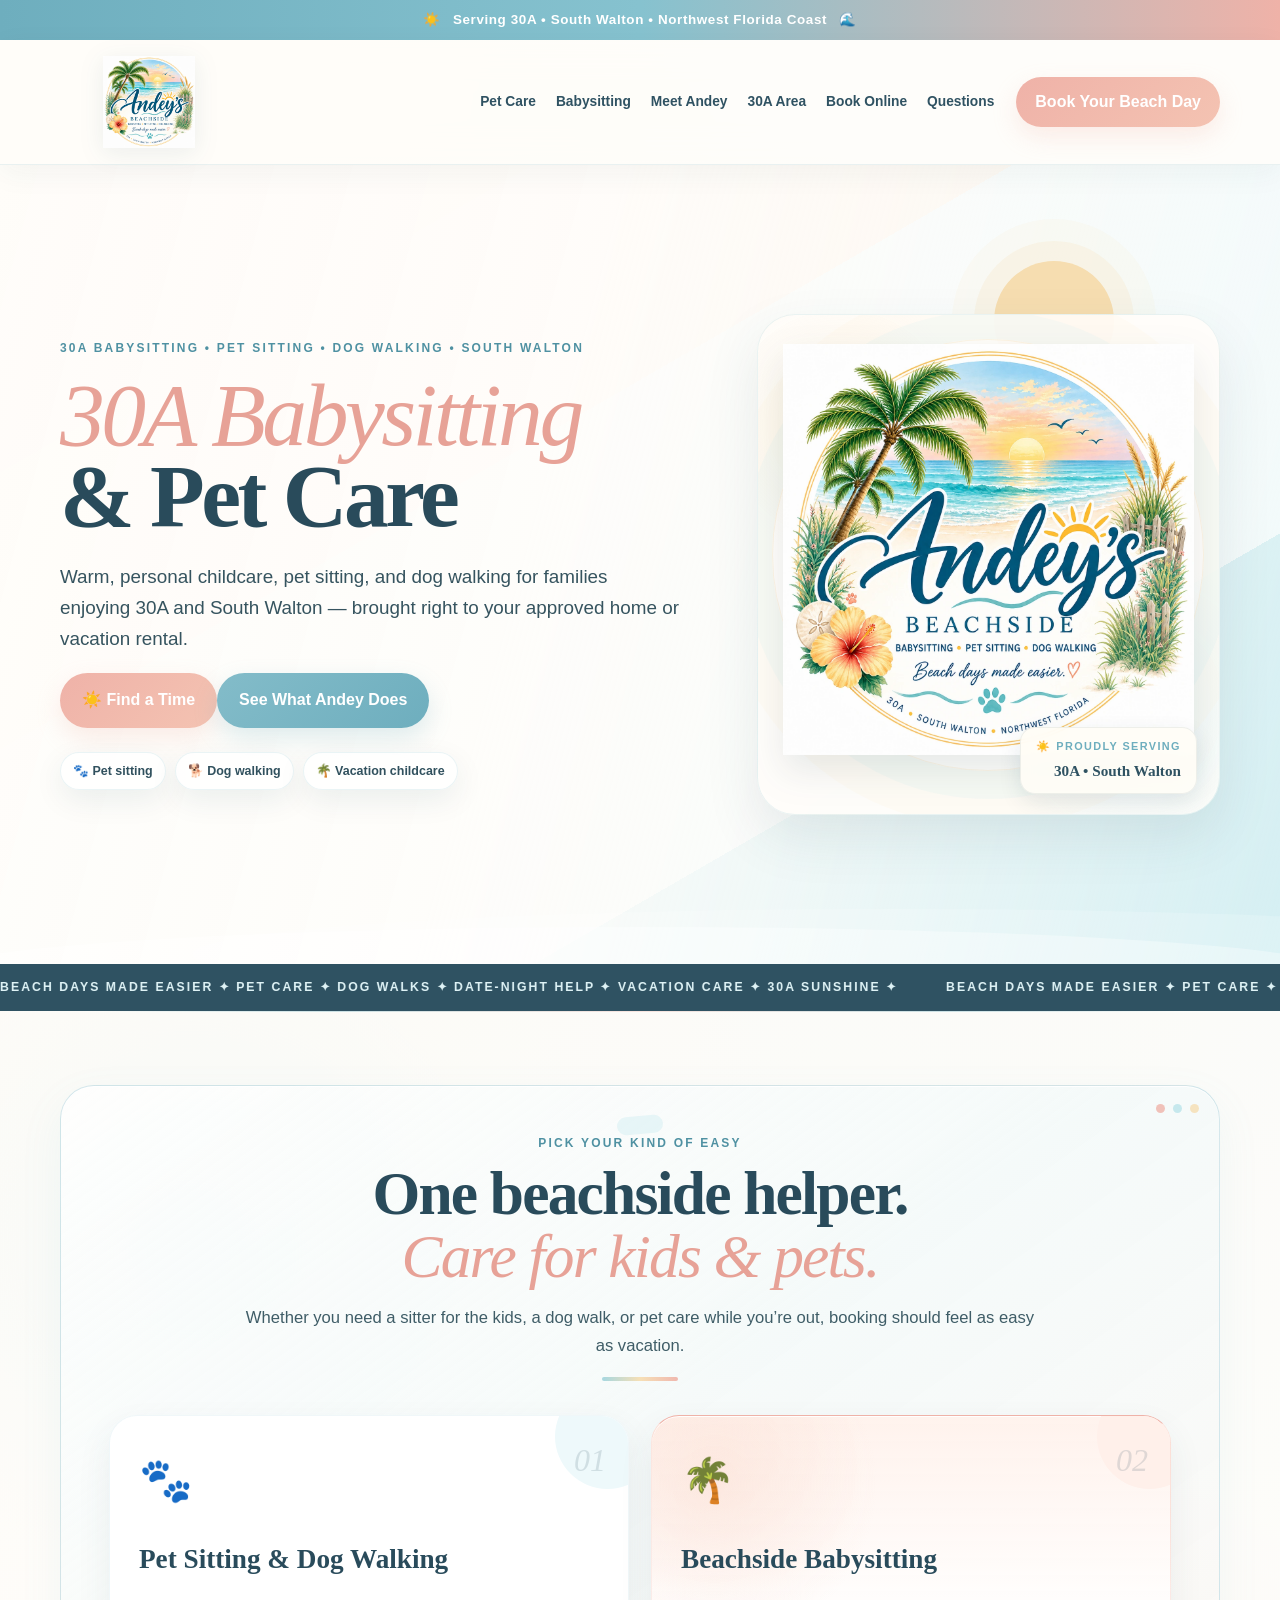
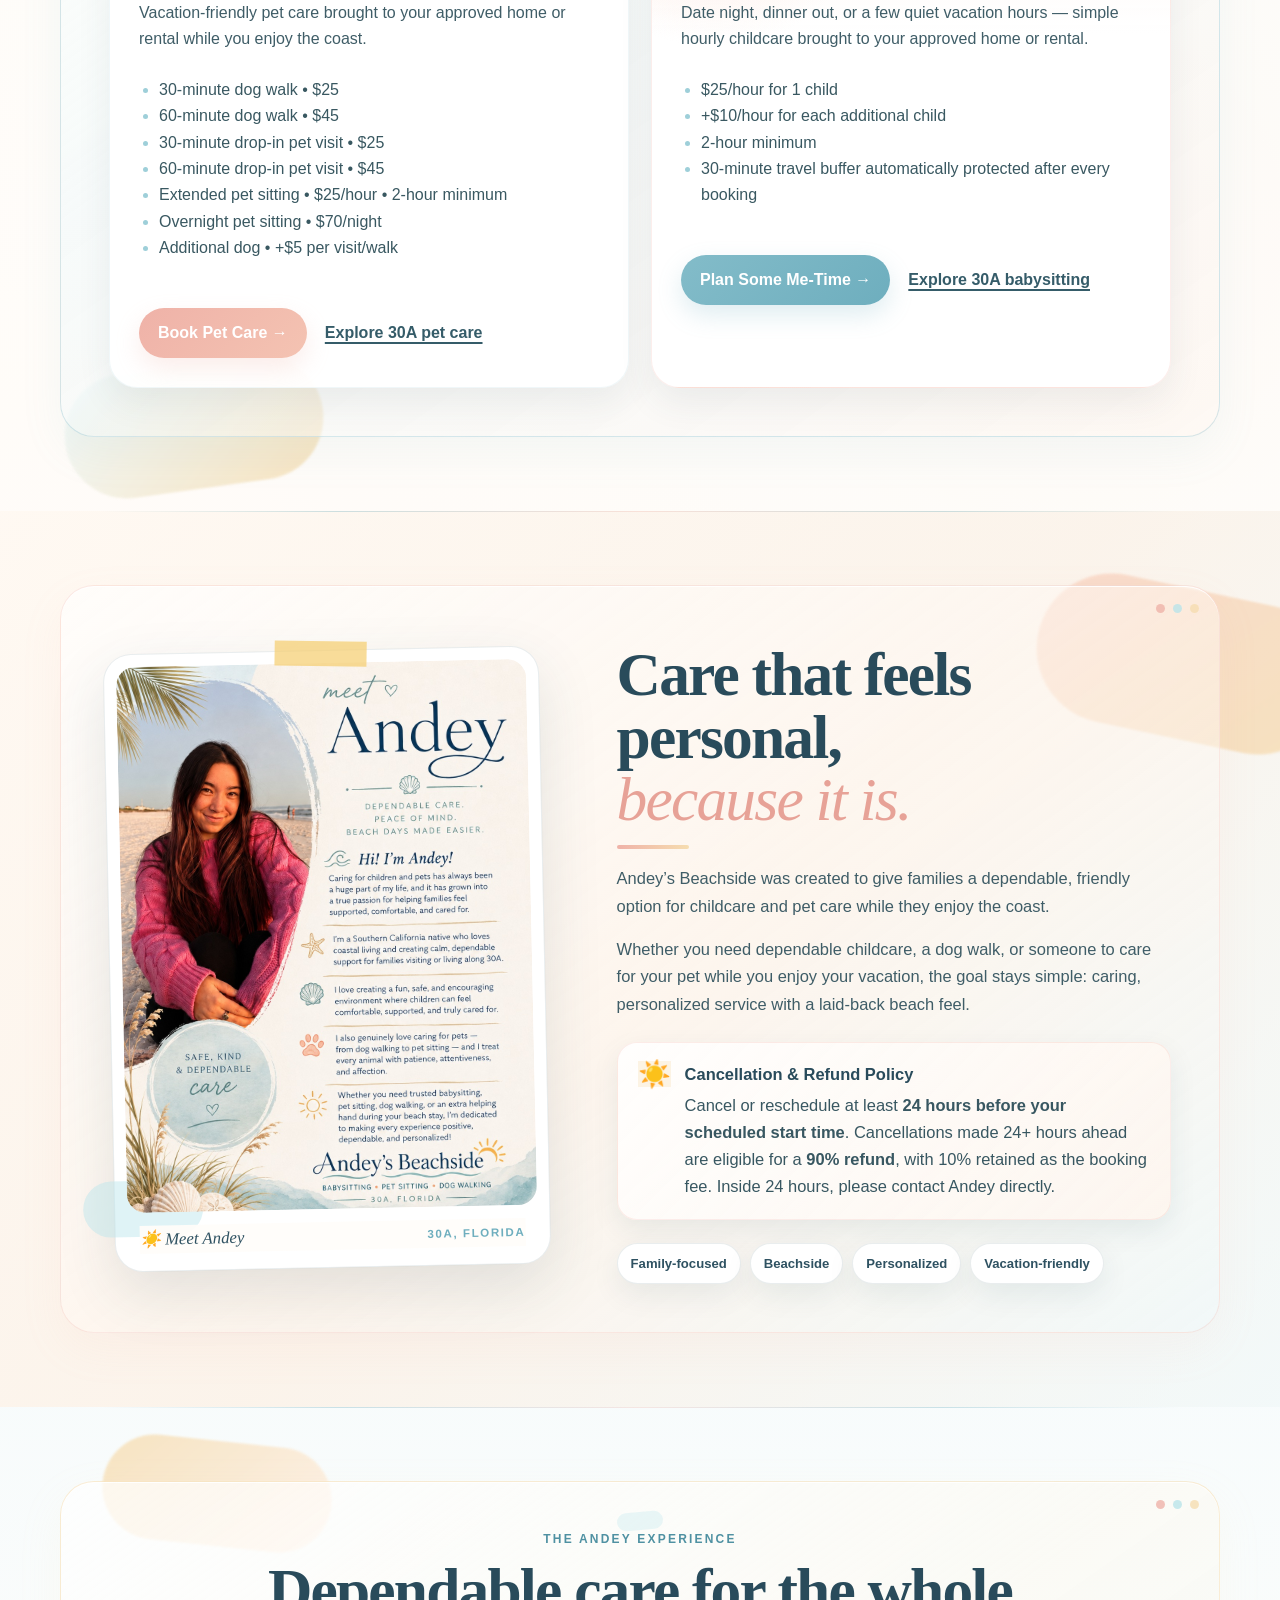
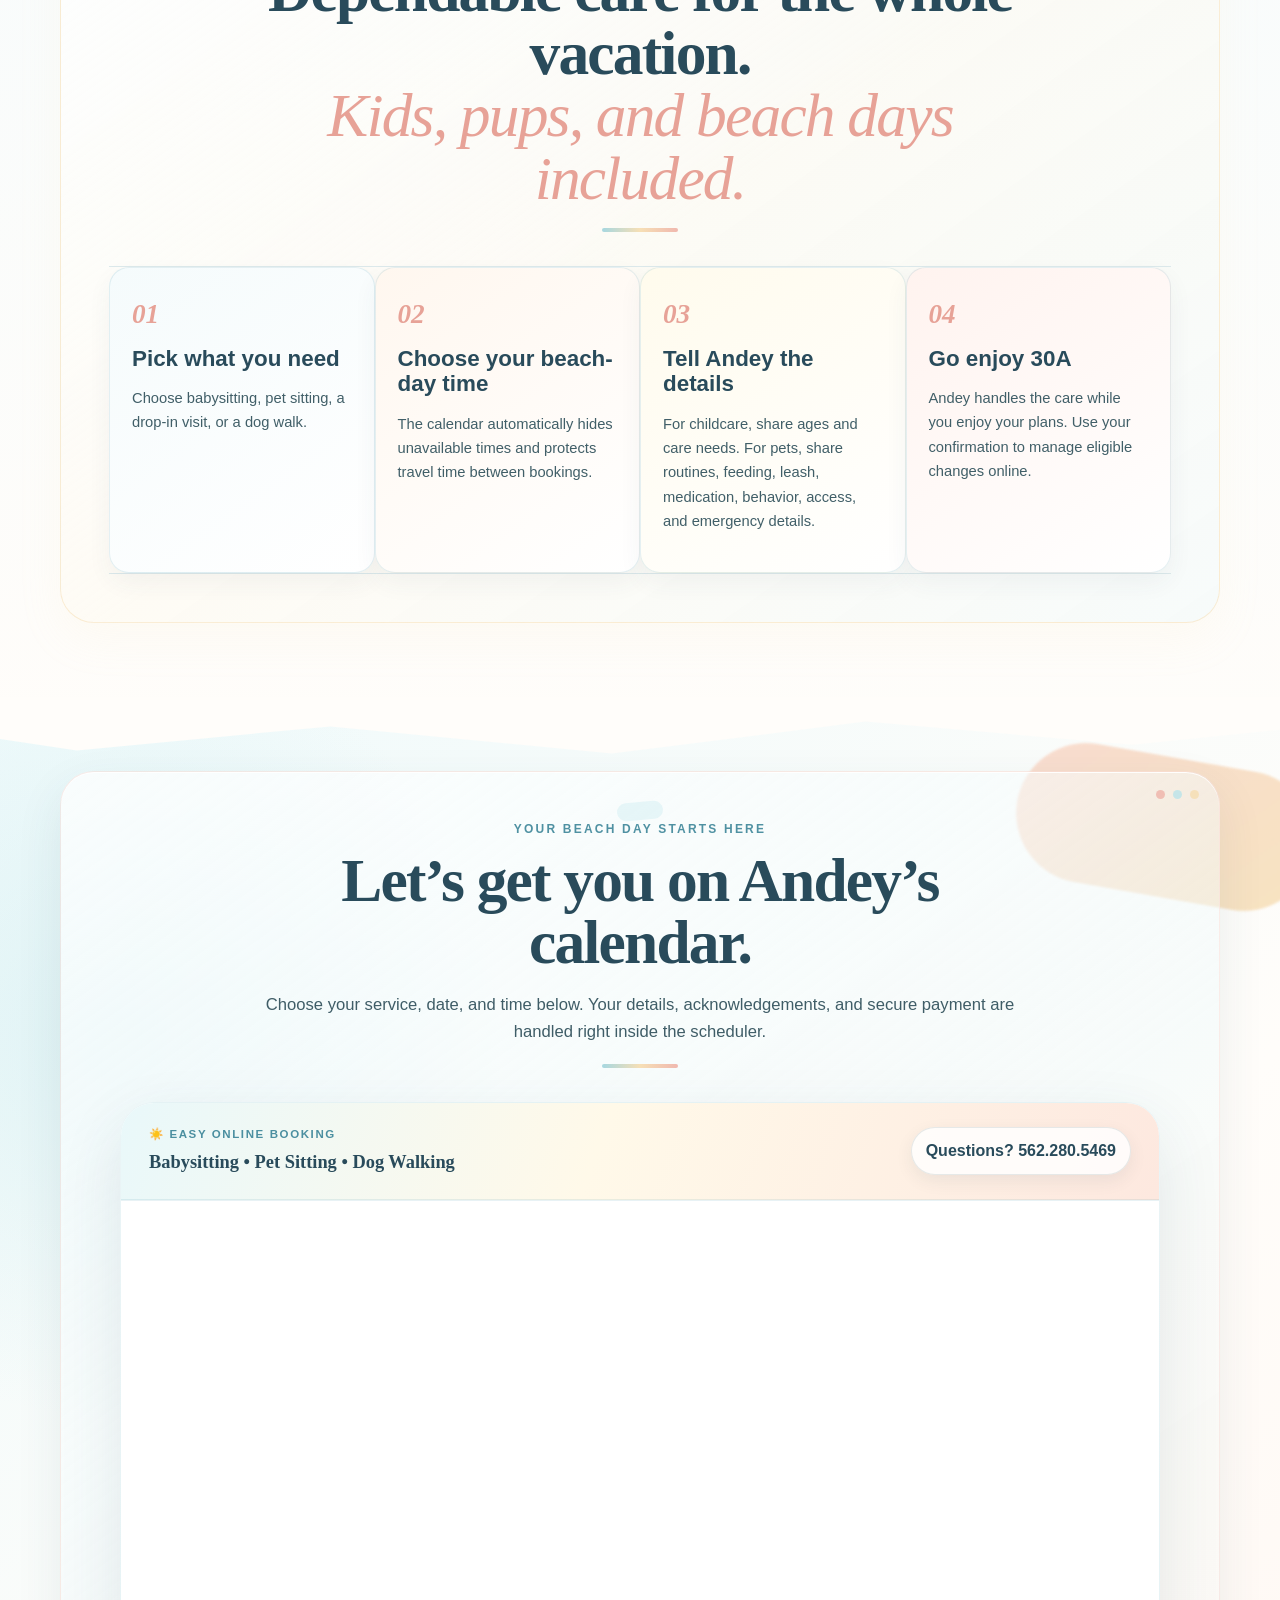
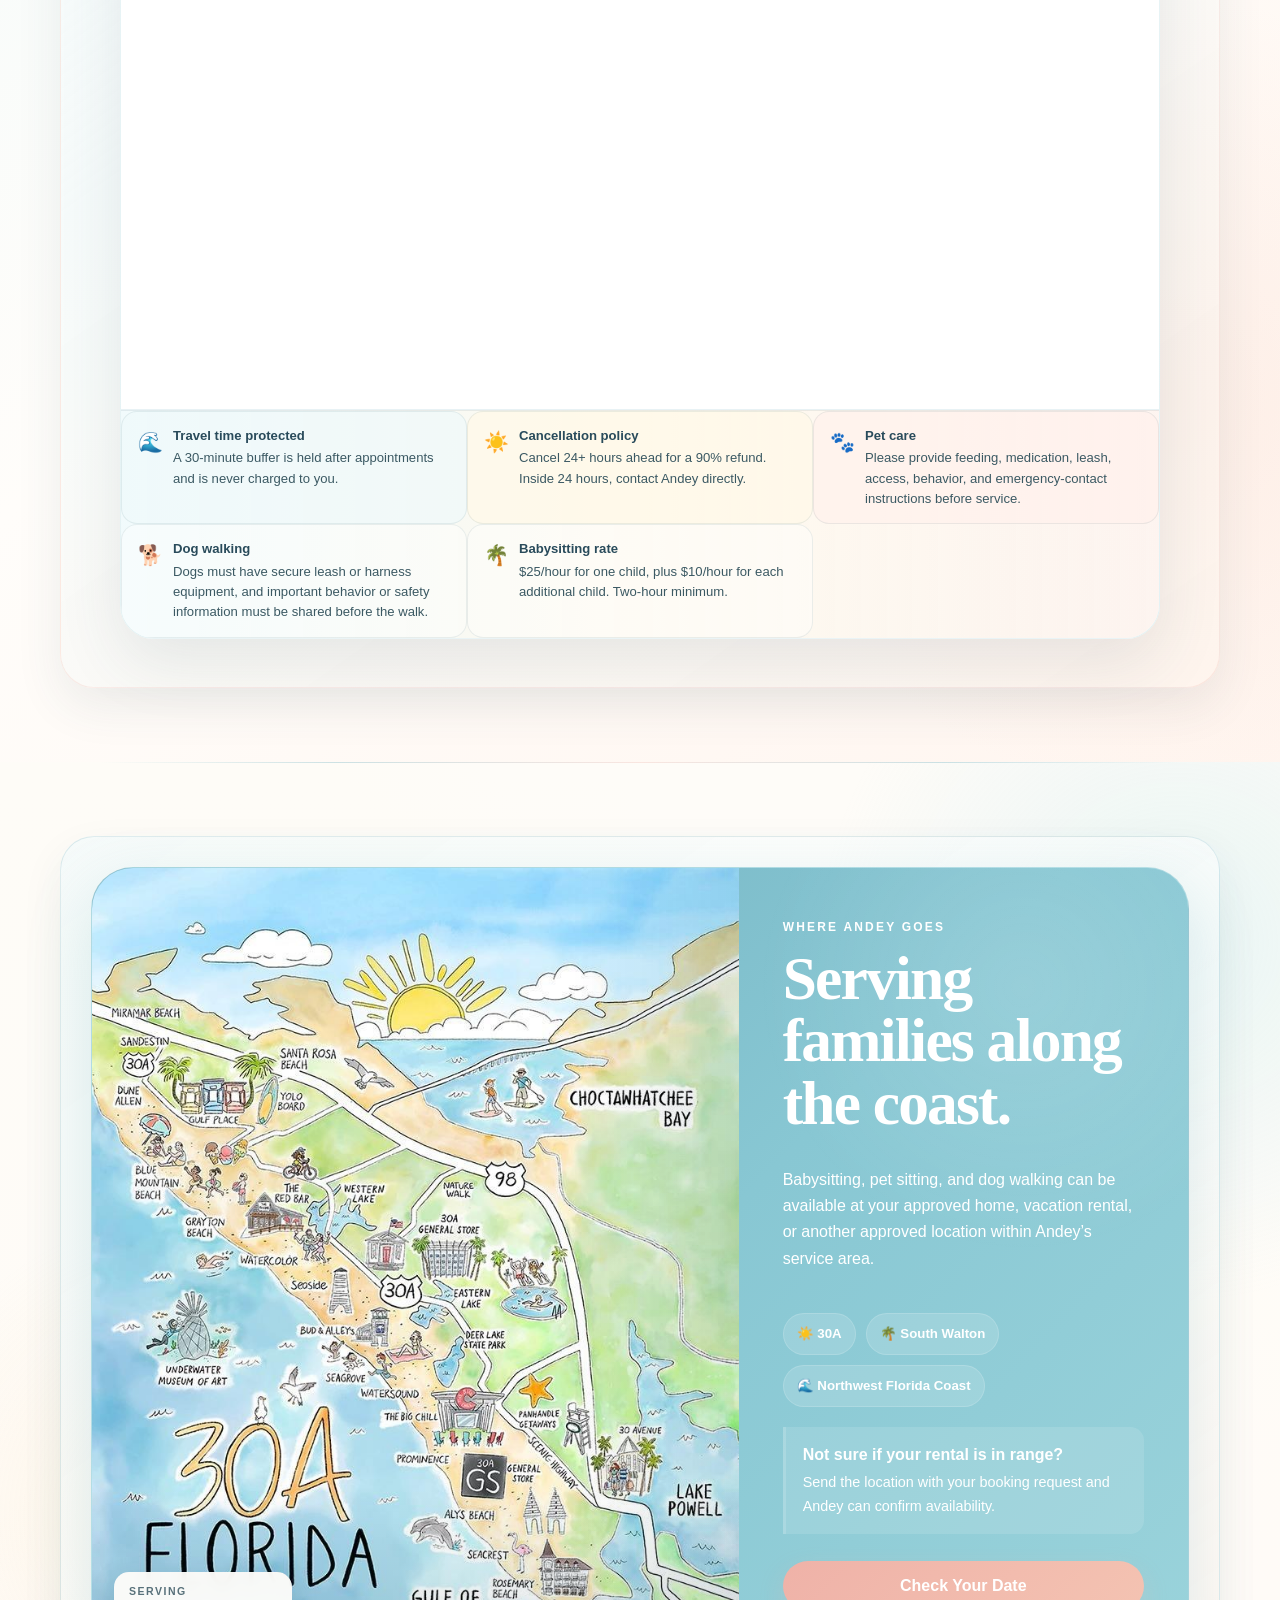
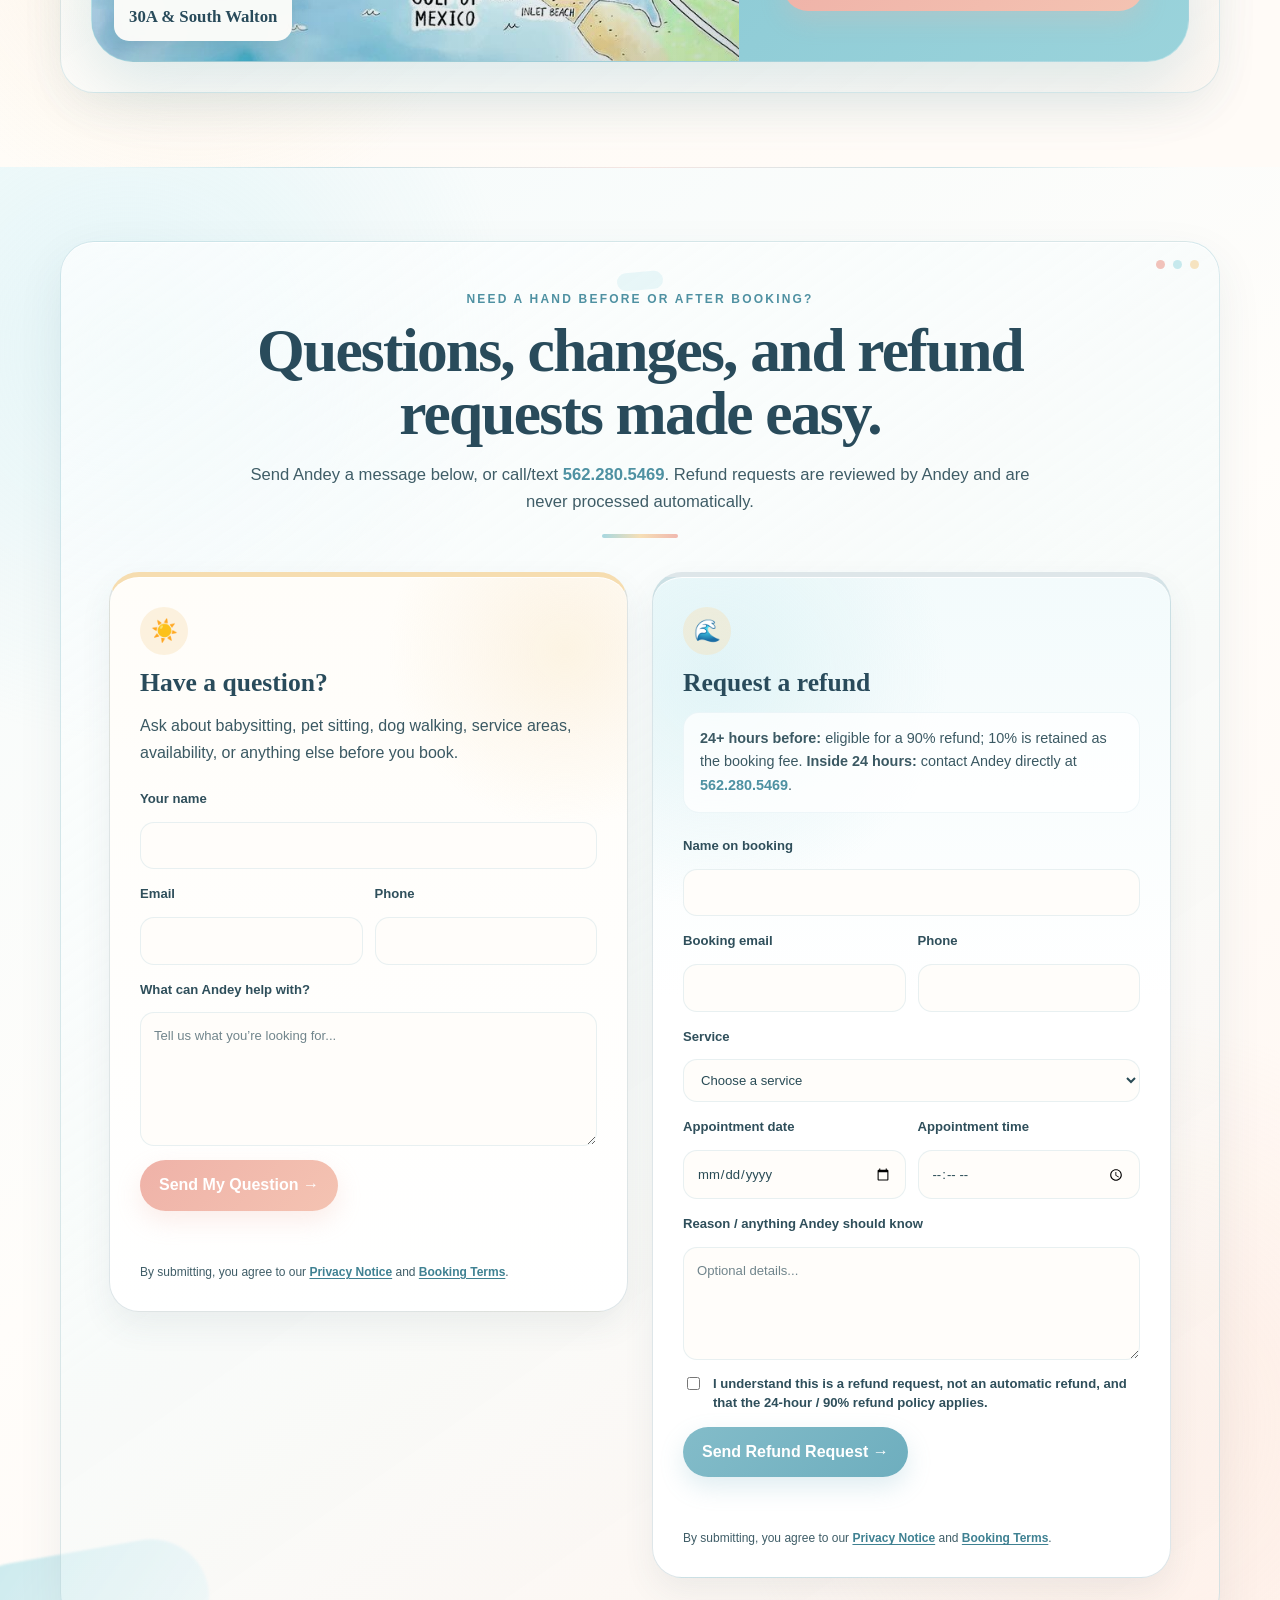
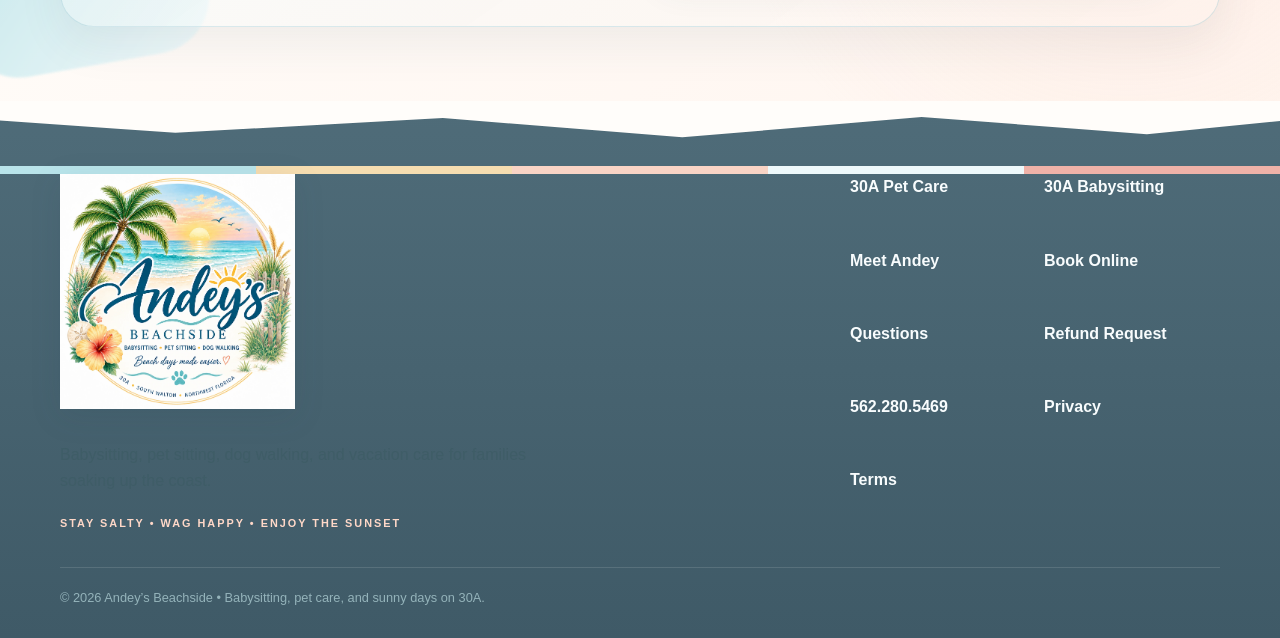
<file: index.html>
<!doctype html>
<html lang="en">
<head>
<meta charset="utf-8">
<meta name="viewport" content="width=device-width,initial-scale=1">
<title>30A Babysitting, Pet Sitting & Dog Walking | Andey’s Beachside</title>
<meta name="description" content="30A babysitting, pet sitting, and dog walking for families in South Walton. Andey travels to approved homes and vacation rentals throughout the service area.">
<link rel="canonical" href="https://andeysbeachside.com/">
<meta name="robots" content="index,follow,max-image-preview:large">
<meta name="theme-color" content="#dff3f6">
<link rel="icon" href="favicon.ico" sizes="any">
<link rel="icon" type="image/png" sizes="512x512" href="favicon.png">
<link rel="apple-touch-icon" href="apple-touch-icon.png">
<link rel="preconnect" href="https://app.acuityscheduling.com">
<link rel="preconnect" href="https://embed.acuityscheduling.com">
<meta property="og:type" content="website">
<meta property="og:locale" content="en_US">
<meta property="og:site_name" content="Andey’s Beachside">
<meta property="og:title" content="30A Babysitting, Pet Sitting & Dog Walking | Andey’s Beachside">
<meta property="og:description" content="Babysitting, pet sitting, and dog walking for families visiting or living along 30A and South Walton.">
<meta property="og:url" content="https://andeysbeachside.com/">
<meta property="og:image" content="https://andeysbeachside.com/andeys-social-card.jpg">
<meta property="og:image:width" content="1200">
<meta property="og:image:height" content="630">
<meta property="og:image:alt" content="Andey’s Beachside — Babysitting, Pet Sitting & Dog Walking on 30A">
<meta name="twitter:card" content="summary_large_image">
<meta name="twitter:title" content="30A Babysitting, Pet Sitting & Dog Walking | Andey’s Beachside">
<meta name="twitter:description" content="Babysitting, pet sitting, and dog walking along 30A and South Walton.">
<meta name="twitter:image" content="https://andeysbeachside.com/andeys-social-card.jpg">
<link rel="stylesheet" href="styles.css">
<link rel="stylesheet" href="beach-overrides.css">
<link rel="stylesheet" href="logo-overrides.css">
<link rel="stylesheet" href="acuity-overrides.css">
<link rel="stylesheet" href="customer-care.css">
<link rel="stylesheet" href="production-cleanup.css">
<link rel="stylesheet" href="pastel-ocean-sunrise.css">
<link rel="stylesheet" href="pastel-text-contrast.css">
<link rel="stylesheet" href="section-clarity.css">
<link rel="stylesheet" href="pastel-mixed-backgrounds.css">
<link rel="stylesheet" href="seo-upgrade.css">
<link rel="stylesheet" href="ticker-motion-fix.css">
<link rel="manifest" href="manifest.webmanifest">
<script type="application/ld+json">
{
  "@context": "https://schema.org",
  "@type": "LocalBusiness",
  "name": "Andey’s Beachside",
  "url": "https://andeysbeachside.com/",
  "logo": "https://andeysbeachside.com/favicon.png",
  "image": "https://andeysbeachside.com/andeys-social-card.jpg",
  "telephone": "+1-562-280-5469",
  "priceRange": "$$",
  "description": "Babysitting, pet sitting, and dog walking for families along 30A and South Walton.",
  "areaServed": [
    {
      "@type": "Place",
      "name": "30A, Florida"
    },
    {
      "@type": "Place",
      "name": "South Walton, Florida"
    },
    {
      "@type": "AdministrativeArea",
      "name": "Walton County, Florida"
    }
  ],
  "openingHoursSpecification": [
    {
      "@type": "OpeningHoursSpecification",
      "dayOfWeek": [
        "Monday",
        "Tuesday",
        "Wednesday",
        "Thursday",
        "Friday",
        "Saturday",
        "Sunday"
      ],
      "opens": "08:00",
      "closes": "19:00"
    }
  ],
  "hasOfferCatalog": {
    "@type": "OfferCatalog",
    "name": "Services",
    "itemListElement": [
      {
        "@type": "Offer",
        "priceSpecification": {
          "@type": "UnitPriceSpecification",
          "price": "25",
          "priceCurrency": "USD",
          "unitText": "HOUR"
        },
        "itemOffered": {
          "@type": "Service",
          "name": "Beachside Babysitting",
          "description": "$25 per hour for one child, plus $10 per hour for each additional child; two-hour minimum."
        }
      },
      {
        "@type": "Offer",
        "price": "25",
        "priceCurrency": "USD",
        "itemOffered": {
          "@type": "Service",
          "name": "30-Minute Dog Walk"
        }
      },
      {
        "@type": "Offer",
        "price": "45",
        "priceCurrency": "USD",
        "itemOffered": {
          "@type": "Service",
          "name": "60-Minute Dog Walk"
        }
      },
      {
        "@type": "Offer",
        "price": "25",
        "priceCurrency": "USD",
        "itemOffered": {
          "@type": "Service",
          "name": "30-Minute Pet Drop-In Visit"
        }
      },
      {
        "@type": "Offer",
        "price": "45",
        "priceCurrency": "USD",
        "itemOffered": {
          "@type": "Service",
          "name": "60-Minute Pet Drop-In Visit"
        }
      },
      {
        "@type": "Offer",
        "priceSpecification": {
          "@type": "UnitPriceSpecification",
          "price": "25",
          "priceCurrency": "USD",
          "unitText": "HOUR"
        },
        "itemOffered": {
          "@type": "Service",
          "name": "Extended Pet Sitting",
          "description": "Two-hour minimum."
        }
      },
      {
        "@type": "Offer",
        "price": "70",
        "priceCurrency": "USD",
        "itemOffered": {
          "@type": "Service",
          "name": "Overnight Pet Sitting"
        }
      }
    ]
  }
}
</script>
<script type="application/ld+json">
{
  "@context": "https://schema.org",
  "@type": "WebSite",
  "url": "https://andeysbeachside.com/",
  "name": "Andey’s Beachside",
  "alternateName": "Andey’s Beachside Babysitting & Pet Care"
}
</script>
<script type="application/ld+json">
{
  "@context": "https://schema.org",
  "@type": "Service",
  "name": "30A Pet Sitting & Dog Walking",
  "provider": {
    "@type": "LocalBusiness",
    "name": "Andey’s Beachside",
    "url": "https://andeysbeachside.com/"
  },
  "areaServed": [
    "30A, Florida",
    "South Walton, Florida",
    "Walton County, Florida"
  ],
  "description": "Vacation-friendly pet sitting, dog walking, drop-in visits, extended pet sitting, and overnight pet care."
}
</script>
</head>
<body>
<a class="skip-link" href="#main-content">Skip to main content</a>
<div class="topbar"><span>☀️</span> Serving 30A • South Walton • Northwest Florida Coast <span>🌊</span></div>
<header>
  <div class="container nav">
    <a class="brand brand-logo-link" href="#home" aria-label="Andey’s Beachside home"><img class="header-logo" src="andeys-logo.webp" width="1536" height="1536" alt="Andey’s Beachside — Babysitting, Pet Sitting & Dog Walking"></a>
    <nav aria-label="Primary navigation">
      <a href="#pets">Pet Care</a><a href="#babysitting">Babysitting</a><a href="#about">Meet Andey</a><a href="#area">30A Area</a><a href="#book">Book Online</a><a href="#contact">Questions</a>
    </nav>
    <a class="btn" href="#book">Book Your Beach Day</a>
  </div>
</header>
<main id="main-content">
<section class="hero" id="home">
  <div class="sun-orb" aria-hidden="true"></div><div class="hero-wave wave-one" aria-hidden="true"></div><div class="hero-wave wave-two" aria-hidden="true"></div>
  <div class="container hero-layout">
    <div class="hero-content">
      <div class="eyebrow">30A babysitting • pet sitting • dog walking • South Walton</div>
      <h1><span>30A Babysitting</span><br>&amp; Pet Care</h1>
      <p>Warm, personal childcare, pet sitting, and dog walking for families enjoying 30A and South Walton — brought right to your approved home or vacation rental.</p>
      <div class="actions"><a class="btn big" href="#book">☀️ Find a Time</a><a class="btn secondary big" href="#services">See What Andey Does</a></div>
      <div class="hero-pills"><span>🐾 Pet sitting</span><span>🐕 Dog walking</span><span>🌴 Vacation childcare</span></div>
    </div>
    <div class="hero-logo-showcase" aria-label="Andey’s Beachside logo">
      <div class="logo-glow" aria-hidden="true"></div>
      <img class="hero-brand-logo" src="andeys-logo.webp" width="1536" height="1536" fetchpriority="high" alt="Andey’s Beachside — Babysitting, Pet Sitting & Dog Walking — Beach days made easier">
      <div class="hero-logo-note"><span>☀️ Proudly serving</span><strong>30A • South Walton</strong></div>
    </div>
  </div>
</section>
<div class="ticker" aria-hidden="true">
  <div class="ticker-track">
    <span>BEACH DAYS MADE EASIER ✦ PET CARE ✦ DOG WALKS ✦ DATE-NIGHT HELP ✦ VACATION CARE ✦ 30A SUNSHINE ✦</span>
    <span>BEACH DAYS MADE EASIER ✦ PET CARE ✦ DOG WALKS ✦ DATE-NIGHT HELP ✦ VACATION CARE ✦ 30A SUNSHINE ✦</span>
  </div>
</div>

<section id="services" class="services-intro">
  <div class="container">
    <div class="section-head"><div class="eyebrow">Pick your kind of easy</div><h2>One beachside helper.<br><span>Care for kids &amp; pets.</span></h2><p>Whether you need a sitter for the kids, a dog walk, or pet care while you’re out, booking should feel as easy as vacation.</p></div>
    <div class="cards personality-cards">
      <article class="card service-card pet-card" id="pets">
        <div class="card-number">01</div><div class="icon">🐾</div>
        <h3>Pet Sitting &amp; Dog Walking</h3>
        <p>Vacation-friendly pet care brought to your approved home or rental while you enjoy the coast.</p>
        <ul>
          <li>30-minute dog walk • $25</li>
          <li>60-minute dog walk • $45</li>
          <li>30-minute drop-in pet visit • $25</li>
          <li>60-minute drop-in pet visit • $45</li>
          <li>Extended pet sitting • $25/hour • 2-hour minimum</li>
          <li>Overnight pet sitting • $70/night</li>
          <li>Additional dog • +$5 per visit/walk</li>
        </ul>
        <div class="service-actions">
          <a class="btn" href="#book">Book Pet Care →</a>
          <a class="seo-detail-link" href="30a-pet-sitting-dog-walking.html">Explore 30A pet care</a>
        </div>
      </article>
      <article class="card service-card sit-card" id="babysitting">
        <div class="card-number">02</div><div class="icon">🌴</div>
        <h3>Beachside Babysitting</h3>
        <p>Date night, dinner out, or a few quiet vacation hours — simple hourly childcare brought to your approved home or rental.</p>
        <ul>
          <li>$25/hour for 1 child</li>
          <li>+$10/hour for each additional child</li>
          <li>2-hour minimum</li>
          <li>30-minute travel buffer automatically protected after every booking</li>
        </ul>
        <div class="service-actions"><a class="btn secondary" href="#book">Plan Some Me-Time →</a><a class="seo-detail-link" href="30a-babysitting.html">Explore 30A babysitting</a></div>
      </article>
    </div>
  </div>
</section>

<section class="sand about-section" id="about">
  <div class="container about about-clean">
    <div class="coach-photo-wrap">
      <div class="photo-tape" aria-hidden="true"></div>
      <img class="coach-photo" src="coach-andey.jpg" width="1024" height="1536" loading="lazy" decoding="async" alt="Andey on the beach — Andey’s Beachside">
      <div class="photo-caption"><span>☀️ Meet Andey</span><strong>30A, Florida</strong></div>
    </div>
    <div class="about-copy">
      <h2>Care that feels personal,<br><span>because it is.</span></h2>
      <p>Andey’s Beachside was created to give families a dependable, friendly option for childcare and pet care while they enjoy the coast.</p>
      <p>Whether you need dependable childcare, a dog walk, or someone to care for your pet while you enjoy your vacation, the goal stays simple: caring, personalized service with a laid-back beach feel.</p>
      <div class="cancellation-card">
        <span class="policy-sun">☀️</span>
        <div>
          <strong>Cancellation &amp; Refund Policy</strong>
          <p>Cancel or reschedule at least <b>24 hours before your scheduled start time</b>. Cancellations made 24+ hours ahead are eligible for a <b>90% refund</b>, with 10% retained as the booking fee. Inside 24 hours, please contact Andey directly.</p>
        </div>
      </div>
      <div class="pill-row">
        <span class="pill">Family-focused</span>
        <span class="pill">Beachside</span>
        <span class="pill">Personalized</span>
        <span class="pill">Vacation-friendly</span>
      </div>
    </div>
  </div>
</section>

<section class="expect-section">
  <div class="container"><div class="section-head"><div class="eyebrow">The Andey experience</div><h2>Dependable care for the whole vacation.<br><span>Kids, pups, and beach days included.</span></h2></div>
  <div class="expect-grid"><div><b>01</b><h3>Pick what you need</h3><p>Choose babysitting, pet sitting, a drop-in visit, or a dog walk.</p></div><div><b>02</b><h3>Choose your beach-day time</h3><p>The calendar automatically hides unavailable times and protects travel time between bookings.</p></div><div><b>03</b><h3>Tell Andey the details</h3><p>For childcare, share ages and care needs. For pets, share routines, feeding, leash, medication, behavior, access, and emergency details.</p></div><div><b>04</b><h3>Go enjoy 30A</h3><p>Andey handles the care while you enjoy your plans. Use your confirmation to manage eligible changes online.</p></div></div></div>
</section>










<section class="book" id="book">
  <div class="book-wave top-wave"></div>
  <div class="container">
    <div class="section-head book-head">
      <div class="eyebrow">Your beach day starts here</div>
      <h2>Let’s get you on Andey’s calendar.</h2>
      <p>Choose your service, date, and time below. Your details, acknowledgements, and secure payment are handled right inside the scheduler.</p>
    </div>

    <div class="acuity-shell">
      <div class="acuity-topline">
        <div>
          <span class="acuity-kicker">☀️ Easy online booking</span>
          <strong>Babysitting • Pet Sitting • Dog Walking</strong>
        </div>
        <a class="acuity-phone" href="tel:+15622805469">Questions? 562.280.5469</a>
      </div>

      <div class="acuity-frame-wrap">
        <iframe src="https://app.acuityscheduling.com/schedule.php?owner=40133687&ref=embedded_csp" title="Schedule babysitting or pet care with Andey’s Beachside" width="100%" height="800" frameborder="0" allow="payment"></iframe>
      </div>

      <div class="acuity-policy-strip">
        <div><span>🌊</span><p><strong>Travel time protected</strong> A 30-minute buffer is held after appointments and is never charged to you.</p></div>
        <div><span>☀️</span><p><strong>Cancellation policy</strong> Cancel 24+ hours ahead for a 90% refund. Inside 24 hours, contact Andey directly.</p></div>
        <div><span>🐾</span><p><strong>Pet care</strong> Please provide feeding, medication, leash, access, behavior, and emergency-contact instructions before service.</p></div>
        <div><span>🐕</span><p><strong>Dog walking</strong> Dogs must have secure leash or harness equipment, and important behavior or safety information must be shared before the walk.</p></div>
        <div><span>🌴</span><p><strong>Babysitting rate</strong> $25/hour for one child, plus $10/hour for each additional child. Two-hour minimum.</p></div>
      </div>
    </div>
  </div>
</section>

<section id="area" class="area-section">
  <div class="container">
    <div class="area-card area-card-real-map">
      <div class="real-map-wrap">
        <img src="30a-service-map.jpg" class="real-30a-map" width="840" height="976" loading="lazy" decoding="async" alt="Illustrated map of 30A Florida, South Walton and surrounding coastal communities">
        <div class="real-map-badge">
          <small>Serving</small>
          <strong>30A &amp; South Walton</strong>
        </div>
      </div>
      <div class="map-copy real-map-copy">
        <div class="eyebrow light">Where Andey goes</div>
        <h2>Serving families along the coast.</h2>
        <p>Babysitting, pet sitting, and dog walking can be available at your approved home, vacation rental, or another approved location within Andey’s service area.</p>
        <div class="service-chips">
          <span>☀️ 30A</span>
          <span>🌴 South Walton</span>
          <span>🌊 Northwest Florida Coast</span>
        </div>
        <div class="service-note">
          <strong>Not sure if your rental is in range?</strong>
          <span>Send the location with your booking request and Andey can confirm availability.</span>
        </div>
        <a class="btn" href="#book">Check Your Date</a>
      </div>
    </div>
  </div>
</section>

<section class="customer-care-section" id="contact">
  <div class="container">
    <div class="section-head">
      <div class="eyebrow">Need a hand before or after booking?</div>
      <h2>Questions, changes, and refund requests made easy.</h2>
      <p>Send Andey a message below, or call/text <a href="tel:+15622805469">562.280.5469</a>. Refund requests are reviewed by Andey and are never processed automatically.</p>
    </div>

    <div class="care-grid">
      <article class="care-card">
        <div class="care-icon" aria-hidden="true">☀️</div>
        <h3>Have a question?</h3>
        <p>Ask about babysitting, pet sitting, dog walking, service areas, availability, or anything else before you book.</p>

        <form class="care-form" data-site-form="question">
          <input type="text" name="website" class="hp-field" tabindex="-1" autocomplete="off" aria-hidden="true">
          <label>
            Your name
            <input type="text" name="name" autocomplete="name" required>
          </label>
          <div class="form-row">
            <label>
              Email
              <input type="email" name="email" autocomplete="email" required>
            </label>
            <label>
              Phone
              <input type="tel" name="phone" autocomplete="tel">
            </label>
          </div>
          <label>
            What can Andey help with?
            <textarea name="message" rows="5" required placeholder="Tell us what you’re looking for..."></textarea>
          </label>
          <button class="btn care-submit" type="submit">Send My Question →</button>
          <div class="form-status" role="status" aria-live="polite"></div>
          <p class="form-privacy-note">By submitting, you agree to our <a href="privacy.html">Privacy Notice</a> and <a href="terms.html">Booking Terms</a>.</p>
        </form>
      </article>

      <article class="care-card refund-card" id="refund-request">
        <div class="care-icon" aria-hidden="true">🌊</div>
        <h3>Request a refund</h3>
        <p class="refund-rule"><strong>24+ hours before:</strong> eligible for a 90% refund; 10% is retained as the booking fee. <strong>Inside 24 hours:</strong> contact Andey directly at <a href="tel:+15622805469">562.280.5469</a>.</p>

        <form class="care-form" data-site-form="refund">
          <input type="text" name="website" class="hp-field" tabindex="-1" autocomplete="off" aria-hidden="true">
          <label>
            Name on booking
            <input type="text" name="name" autocomplete="name" required>
          </label>
          <div class="form-row">
            <label>
              Booking email
              <input type="email" name="email" autocomplete="email" required>
            </label>
            <label>
              Phone
              <input type="tel" name="phone" autocomplete="tel" required>
            </label>
          </div>
          <label>
            Service
            <select name="service" required>
              <option value="">Choose a service</option>
              <option>Dog Walk — 30 Minutes</option>
              <option>Dog Walk — 60 Minutes</option>
              <option>Pet Drop-In — 30 Minutes</option>
              <option>Pet Drop-In — 60 Minutes</option>
              <option>Extended Pet Sitting</option>
              <option>Overnight Pet Sitting</option>
              <option>Babysitting — 2 Hours</option>
              <option>Babysitting — 3 Hours</option>
              <option>Babysitting — 4 Hours</option>
              <option>Babysitting — 5 Hours</option>
              <option>Babysitting — 6 Hours</option>
            </select>
          </label>
          <div class="form-row">
            <label>
              Appointment date
              <input type="date" name="appointmentDate" required>
            </label>
            <label>
              Appointment time
              <input type="time" name="appointmentTime" required>
            </label>
          </div>
          <label>
            Reason / anything Andey should know
            <textarea name="reason" rows="4" placeholder="Optional details..."></textarea>
          </label>
          <label class="ack-row">
            <input type="checkbox" name="refundPolicyAcknowledged" required>
            <span>I understand this is a refund <strong>request</strong>, not an automatic refund, and that the 24-hour / 90% refund policy applies.</span>
          </label>
          <button class="btn secondary care-submit" type="submit">Send Refund Request →</button>
          <div class="form-status" role="status" aria-live="polite"></div>
          <p class="form-privacy-note">By submitting, you agree to our <a href="privacy.html">Privacy Notice</a> and <a href="terms.html">Booking Terms</a>.</p>
        </form>
      </article>
    </div>
  </div>
</section>
</main>
<footer><div class="footer-wave"></div><div class="container footer-grid"><div><a href="#home" class="footer-logo-link" aria-label="Back to top"><img class="footer-logo" src="andeys-logo.webp" width="1536" height="1536" loading="lazy" decoding="async" alt="Andey’s Beachside — Babysitting, Pet Sitting & Dog Walking"></a><p>Babysitting, pet sitting, dog walking, and vacation care for families soaking up the coast.</p><div class="footer-saying">stay salty • wag happy • enjoy the sunset</div></div><div class="footer-links"><a href="30a-pet-sitting-dog-walking.html">30A Pet Care</a><a href="30a-babysitting.html">30A Babysitting</a><a href="#about">Meet Andey</a><a href="#book">Book Online</a><a href="#contact">Questions</a><a href="#refund-request">Refund Request</a><a href="tel:+15622805469">562.280.5469</a><a href="privacy.html">Privacy</a><a href="terms.html">Terms</a></div></div><div class="container copyright">© 2026 Andey’s Beachside • Babysitting, pet care, and sunny days on 30A.</div></footer>

<script>
(() => {
  const ENDPOINT = "https://akoslyftslqpeotircex.supabase.co/functions/v1/site-contact";

  const serialize = (form) => {
    const data = Object.fromEntries(new FormData(form).entries());
    data.type = form.dataset.siteForm;
    data.pageUrl = window.location.href;
    return data;
  };

  document.querySelectorAll("[data-site-form]").forEach((form) => {
    form.addEventListener("submit", async (event) => {
      event.preventDefault();
      const status = form.querySelector(".form-status");
      const button = form.querySelector(".care-submit");
      const original = button.textContent;

      status.className = "form-status";
      status.textContent = "";
      button.disabled = true;
      button.textContent = "Sending...";

      try {
        const response = await fetch(ENDPOINT, {
          method: "POST",
          headers: {"Content-Type": "application/json"},
          body: JSON.stringify(serialize(form))
        });

        const result = await response.json().catch(() => ({}));
        if (!response.ok) throw new Error(result.error || "Unable to send request.");

        status.classList.add("success");
        status.textContent = form.dataset.siteForm === "refund"
          ? "Refund request received. Andey will review it and follow up directly."
          : "Message sent! Andey will get back to you as soon as she can.";
        form.reset();
      } catch (error) {
        status.classList.add("error");
        status.textContent = "We had trouble confirming this message. Please try once more, or call/text Andey at 562.280.5469.";
      } finally {
        button.disabled = false;
        button.textContent = original;
      }
    });
  });
})();
</script>

<script src="https://embed.acuityscheduling.com/js/embed.js" type="text/javascript"></script>
</body></html>
</file>
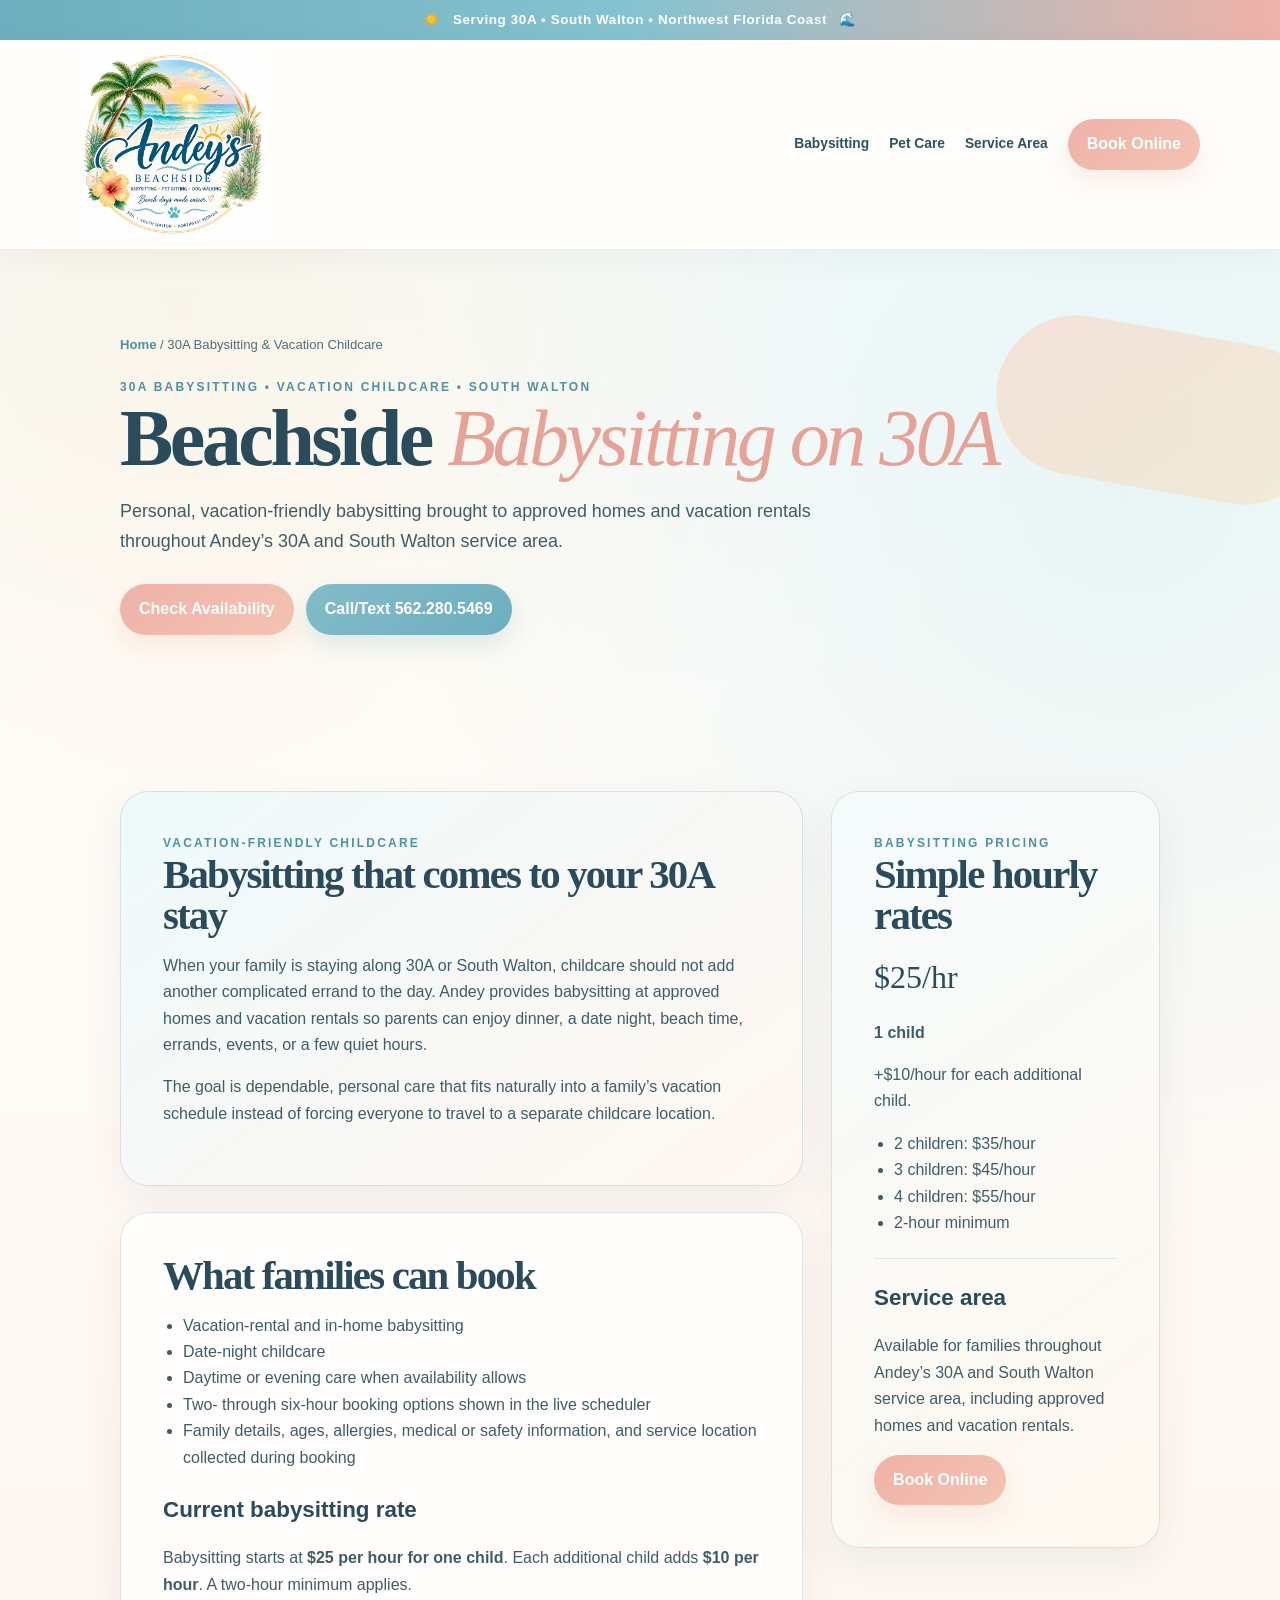
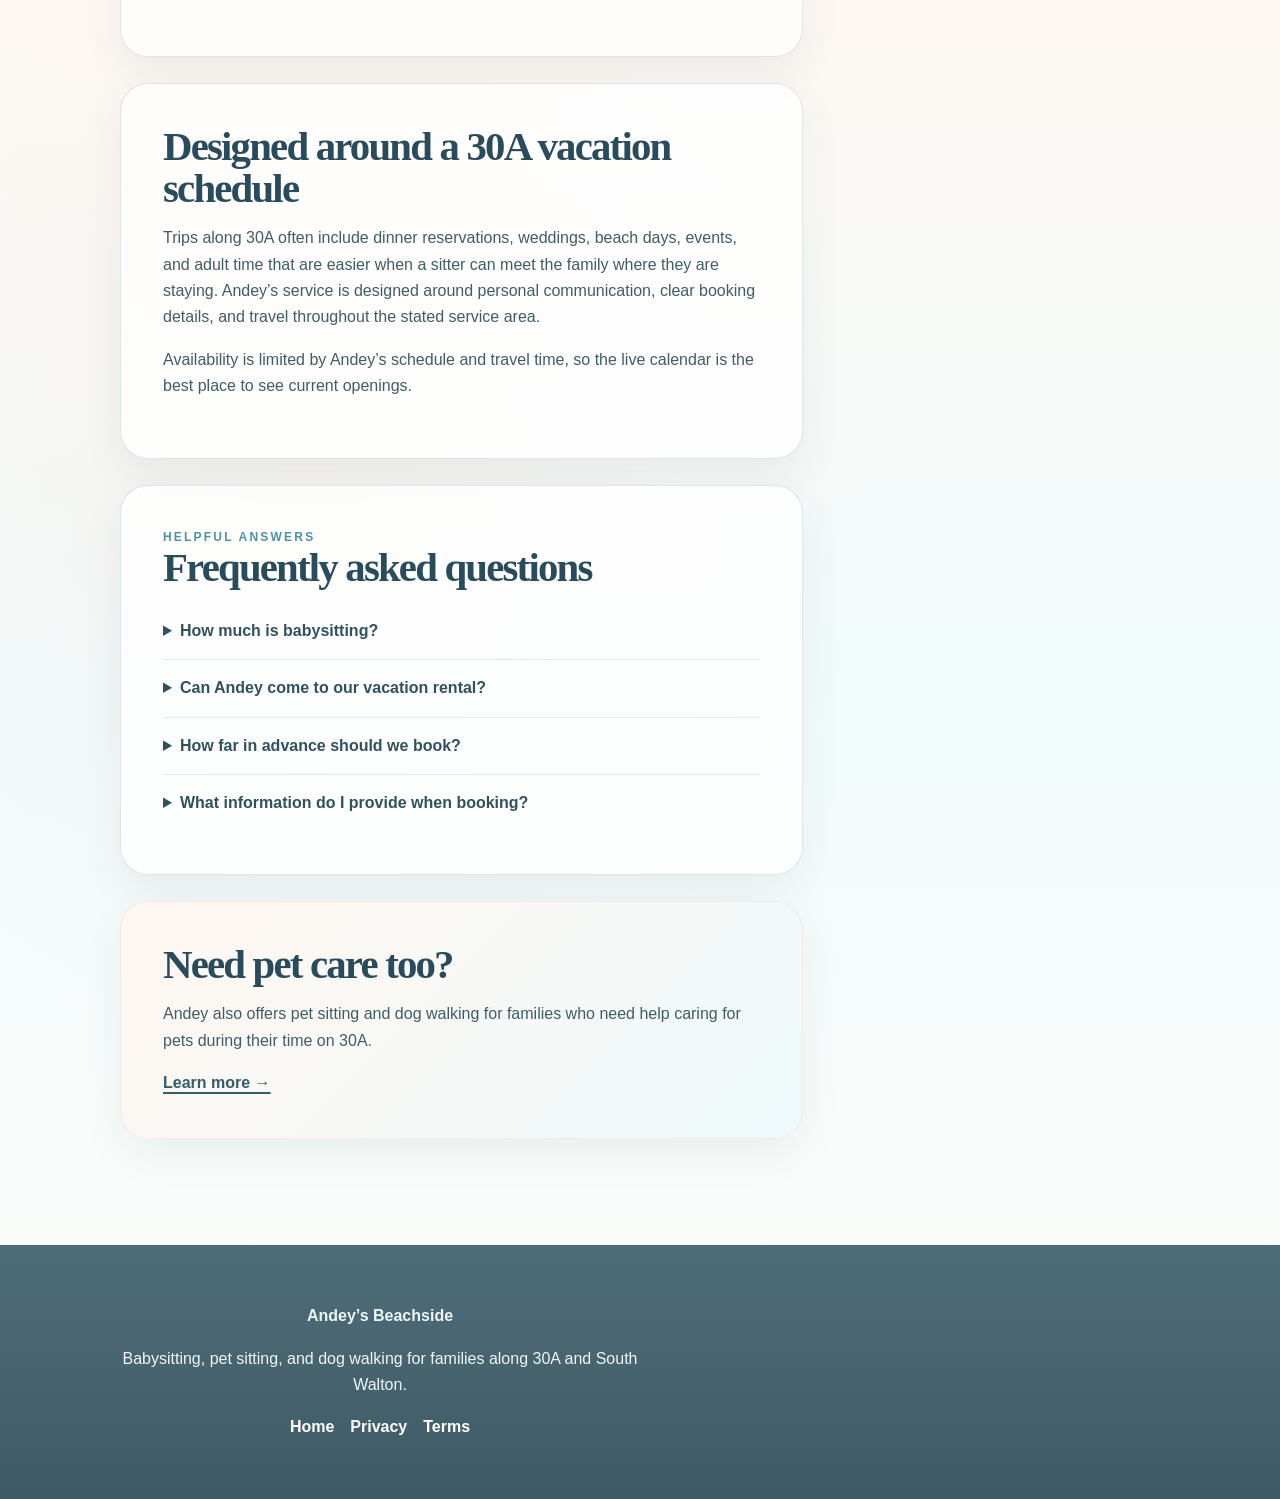
<file: 30a-babysitting.html>
<!doctype html>
<html lang="en">
<head>
<meta charset="utf-8">
<meta name="viewport" content="width=device-width,initial-scale=1">
<title>30A Babysitting &amp; Vacation Childcare | Andey’s Beachside</title>
<meta name="description" content="Book 30A babysitting and vacation childcare in South Walton. Andey travels to approved homes and vacation rentals with simple hourly pricing and online booking.">
<link rel="canonical" href="https://andeysbeachside.com/30a-babysitting.html">
<meta name="robots" content="index,follow,max-image-preview:large">
<meta name="theme-color" content="#eef9fb">
<link rel="icon" href="favicon.ico" sizes="any">
<link rel="icon" type="image/png" sizes="512x512" href="favicon.png">
<link rel="apple-touch-icon" href="apple-touch-icon.png">
<meta property="og:type" content="website">
<meta property="og:site_name" content="Andey’s Beachside">
<meta property="og:title" content="30A Babysitting &amp; Vacation Childcare | Andey’s Beachside">
<meta property="og:description" content="Book 30A babysitting and vacation childcare in South Walton. Andey travels to approved homes and vacation rentals with simple hourly pricing and online booking.">
<meta property="og:url" content="https://andeysbeachside.com/30a-babysitting.html">
<meta property="og:image" content="https://andeysbeachside.com/andeys-social-card.jpg">
<meta name="twitter:card" content="summary_large_image">
<meta name="twitter:title" content="30A Babysitting &amp; Vacation Childcare | Andey’s Beachside">
<meta name="twitter:description" content="Book 30A babysitting and vacation childcare in South Walton. Andey travels to approved homes and vacation rentals with simple hourly pricing and online booking.">
<link rel="stylesheet" href="styles.css">
<link rel="stylesheet" href="beach-overrides.css">
<link rel="stylesheet" href="logo-overrides.css">
<link rel="stylesheet" href="production-cleanup.css">
<link rel="stylesheet" href="pastel-ocean-sunrise.css">
<link rel="stylesheet" href="pastel-text-contrast.css">
<link rel="stylesheet" href="seo-upgrade.css">
<script type="application/ld+json">
{
  "@context": "https://schema.org",
  "@graph": [
    {
      "@type": "BreadcrumbList",
      "itemListElement": [
        {
          "@type": "ListItem",
          "position": 1,
          "name": "Home",
          "item": "https://andeysbeachside.com/"
        },
        {
          "@type": "ListItem",
          "position": 2,
          "name": "30A Babysitting & Vacation Childcare",
          "item": "https://andeysbeachside.com/30a-babysitting.html"
        }
      ]
    },
    {
      "@type": "LocalBusiness",
      "name": "Andey’s Beachside",
      "url": "https://andeysbeachside.com/",
      "telephone": "+1-562-280-5469",
      "areaServed": [
        {
          "@type": "Place",
          "name": "30A, Florida"
        },
        {
          "@type": "Place",
          "name": "South Walton, Florida"
        },
        {
          "@type": "AdministrativeArea",
          "name": "Walton County, Florida"
        }
      ]
    }
  ]
}
</script>
</head>
<body class="service-page">
<a class="skip-link" href="#main-content">Skip to main content</a>
<div class="topbar"><span>☀️</span> Serving 30A • South Walton • Northwest Florida Coast <span>🌊</span></div>
<header class="service-page-header">
  <div class="service-page-nav">
    <a href="index.html" aria-label="Andey’s Beachside home"><img class="service-page-logo" src="andeys-logo.webp" width="1536" height="1536" alt="Andey’s Beachside"></a>
    <nav class="service-page-navlinks" aria-label="Service page navigation">
      <a href="30a-babysitting.html">Babysitting</a>
      <a href="30a-pet-sitting-dog-walking.html">Pet Care</a>
      <a href="index.html#area">Service Area</a>
      <a class="btn" href="index.html#book">Book Online</a>
    </nav>
  </div>
</header>
<main id="main-content">
<section class="service-page-hero">
  <div class="service-page-wrap">
    <div class="breadcrumbs"><a href="index.html">Home</a> / 30A Babysitting &amp; Vacation Childcare</div>
    <div class="eyebrow">30A babysitting • vacation childcare • South Walton</div>
    <h1>Beachside <span>Babysitting on 30A</span></h1>
    <p class="service-page-lead">Personal, vacation-friendly babysitting brought to approved homes and vacation rentals throughout Andey’s 30A and South Walton service area.</p>
    <div class="service-page-cta">
      <a class="btn" href="index.html#book">Check Availability</a>
      <a class="btn secondary" href="tel:+15622805469">Call/Text 562.280.5469</a>
    </div>
  </div>
</section>
<section class="service-page-main">
  <div class="service-page-wrap seo-content-grid">
    <div>
      <section class="seo-panel seo-highlight">
<div class="eyebrow">Vacation-friendly childcare</div>
<h2>Babysitting that comes to your 30A stay</h2>
<p>When your family is staying along 30A or South Walton, childcare should not add another complicated errand to the day. Andey provides babysitting at approved homes and vacation rentals so parents can enjoy dinner, a date night, beach time, errands, events, or a few quiet hours.</p>
<p>The goal is dependable, personal care that fits naturally into a family’s vacation schedule instead of forcing everyone to travel to a separate childcare location.</p>
</section><section class="seo-panel">
<h2>What families can book</h2>
<ul>
<li>Vacation-rental and in-home babysitting</li>
<li>Date-night childcare</li>
<li>Daytime or evening care when availability allows</li>
<li>Two- through six-hour booking options shown in the live scheduler</li>
<li>Family details, ages, allergies, medical or safety information, and service location collected during booking</li>
</ul>
<h3>Current babysitting rate</h3>
<p>Babysitting starts at <strong>$25 per hour for one child</strong>. Each additional child adds <strong>$10 per hour</strong>. A two-hour minimum applies.</p>
</section><section class="seo-panel">
<h2>Designed around a 30A vacation schedule</h2>
<p>Trips along 30A often include dinner reservations, weddings, beach days, events, and adult time that are easier when a sitter can meet the family where they are staying. Andey’s service is designed around personal communication, clear booking details, and travel throughout the stated service area.</p>
<p>Availability is limited by Andey’s schedule and travel time, so the live calendar is the best place to see current openings.</p>
</section>
      <section class="seo-panel seo-faq">
        <div class="eyebrow">Helpful answers</div>
        <h2>Frequently asked questions</h2>
        <details><summary>How much is babysitting?</summary><p>Babysitting is $25 per hour for one child, plus $10 per hour for each additional child. There is a two-hour minimum.</p></details>
<details><summary>Can Andey come to our vacation rental?</summary><p>Yes. Babysitting can be provided at approved homes and vacation rentals within Andey’s service area.</p></details>
<details><summary>How far in advance should we book?</summary><p>Availability can fill quickly during busy travel periods. The live scheduler shows the current appointment options.</p></details>
<details><summary>What information do I provide when booking?</summary><p>The booking flow collects family contact information, child details, service location, allergies or medical and safety information, and other details Andey should know.</p></details>
      </section>
      <section class="seo-panel seo-crosslink">
        <h2>Need pet care too?</h2>
        <p>Andey also offers pet sitting and dog walking for families who need help caring for pets during their time on 30A.</p>
        <a class="seo-detail-link" href="30a-pet-sitting-dog-walking.html">Learn more →</a>
      </section>
    </div>
    <aside class="seo-panel seo-price-card">
      <div class="eyebrow">Babysitting pricing</div>
<h2>Simple hourly rates</h2>
<div class="big-rate">$25/hr</div>
<p><strong>1 child</strong></p>
<p>+$10/hour for each additional child.</p>
<ul>
<li>2 children: $35/hour</li>
<li>3 children: $45/hour</li>
<li>4 children: $55/hour</li>
<li>2-hour minimum</li>
</ul>
      <hr style="border:0;border-top:1px solid rgba(76,119,132,.14);margin:22px 0">
      <h3>Service area</h3>
      <p>Available for families throughout Andey’s 30A and South Walton service area, including approved homes and vacation rentals.</p>
      <a class="btn" href="index.html#book">Book Online</a>
    </aside>
  </div>
</section>
</main>
<footer class="service-page-footer">
  <div class="service-page-wrap">
    <p><strong>Andey’s Beachside</strong></p>
    <p>Babysitting, pet sitting, and dog walking for families along 30A and South Walton.</p>
    <p><a href="index.html">Home</a><a href="privacy.html">Privacy</a><a href="terms.html">Terms</a></p>
  </div>
</footer>
</body>
</html>
</file>
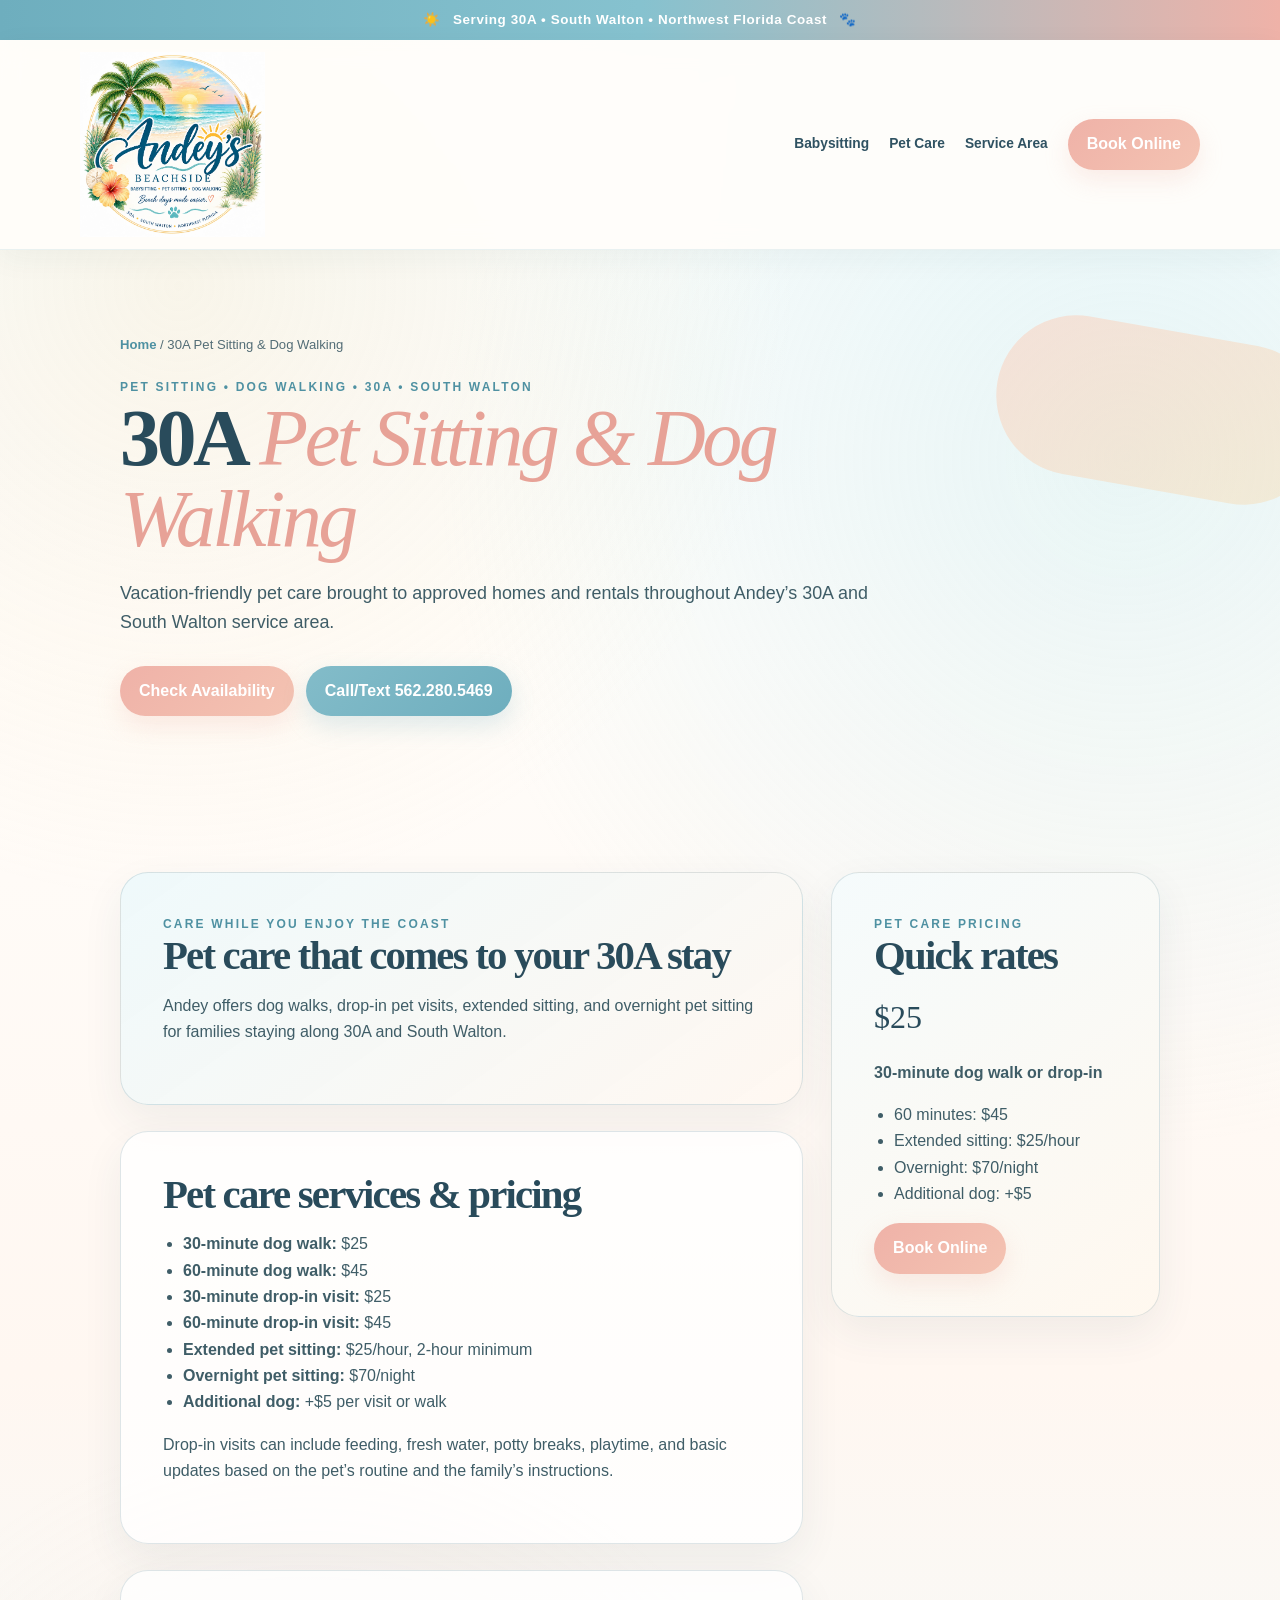
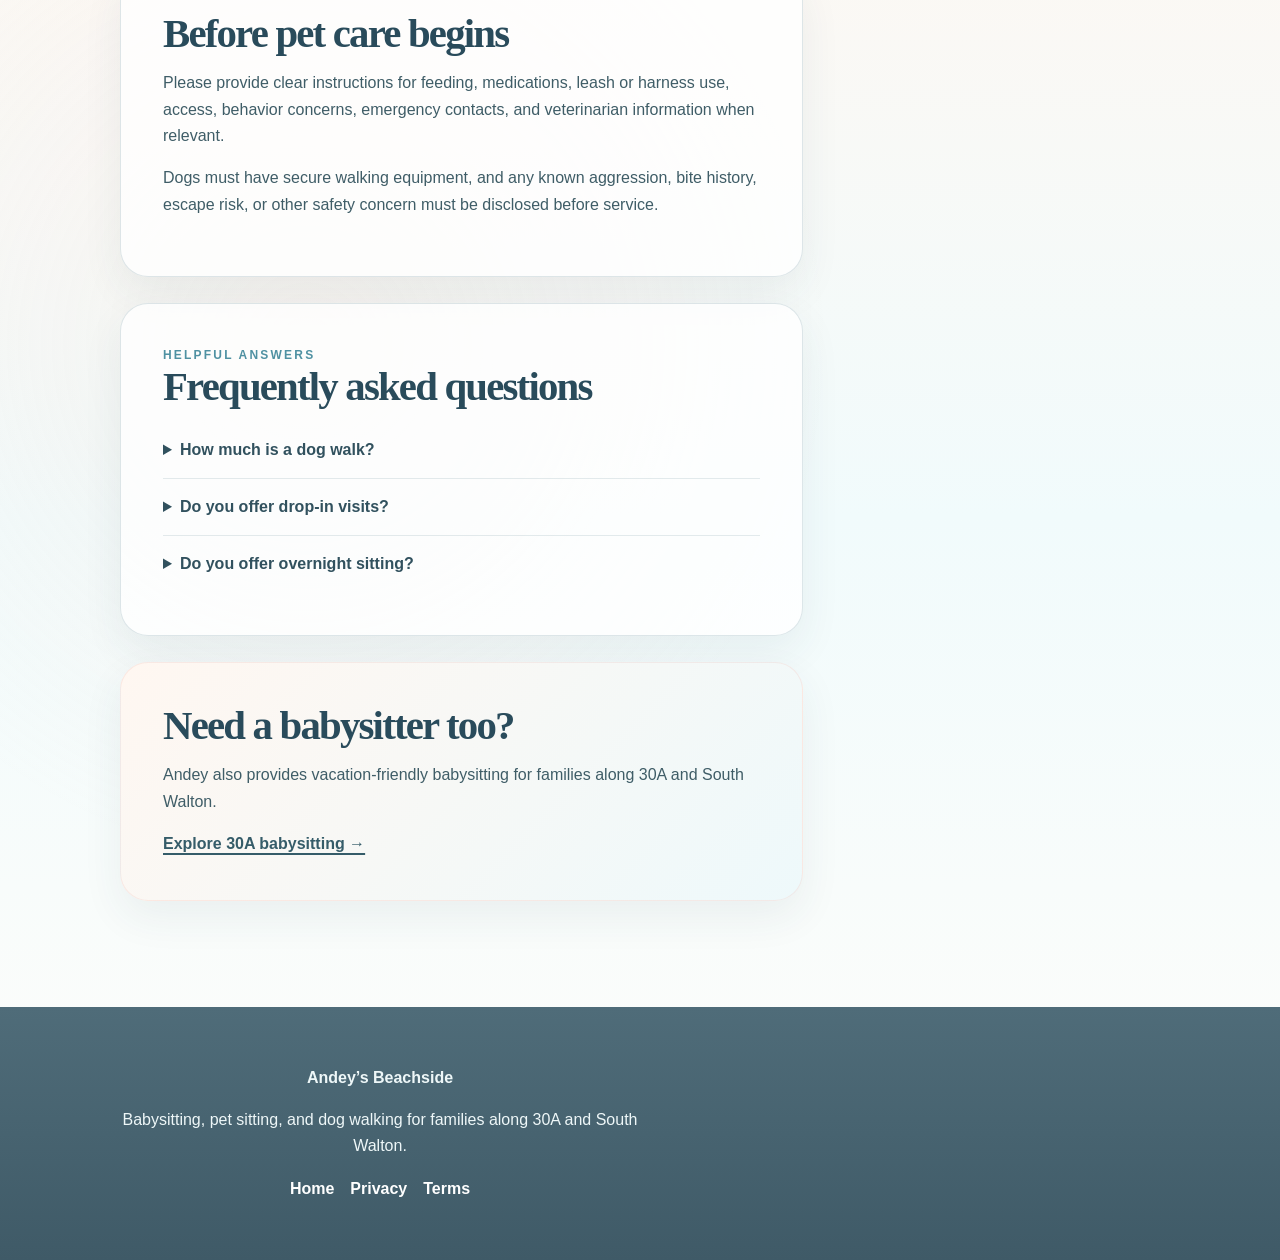
<file: 30a-pet-sitting-dog-walking.html>
<!doctype html>
<html lang="en">
<head>
<meta charset="utf-8">
<meta name="viewport" content="width=device-width,initial-scale=1">
<title>30A Pet Sitting & Dog Walking | Andey’s Beachside</title>
<meta name="description" content="Book 30A pet sitting, dog walking, drop-in visits, extended pet care, and overnight pet sitting throughout Andey’s South Walton service area.">
<link rel="canonical" href="https://andeysbeachside.com/30a-pet-sitting-dog-walking.html">
<meta name="robots" content="index,follow,max-image-preview:large">
<link rel="icon" href="favicon.ico" sizes="any">
<link rel="icon" type="image/png" sizes="512x512" href="favicon.png">
<link rel="apple-touch-icon" href="apple-touch-icon.png">
<meta property="og:type" content="website">
<meta property="og:site_name" content="Andey’s Beachside">
<meta property="og:title" content="30A Pet Sitting & Dog Walking | Andey’s Beachside">
<meta property="og:description" content="Vacation-friendly pet sitting and dog walking for families staying along 30A and South Walton.">
<meta property="og:url" content="https://andeysbeachside.com/30a-pet-sitting-dog-walking.html">
<meta property="og:image" content="https://andeysbeachside.com/andeys-social-card.jpg">
<link rel="stylesheet" href="styles.css">
<link rel="stylesheet" href="beach-overrides.css">
<link rel="stylesheet" href="logo-overrides.css">
<link rel="stylesheet" href="production-cleanup.css">
<link rel="stylesheet" href="pastel-ocean-sunrise.css">
<link rel="stylesheet" href="pastel-text-contrast.css">
<link rel="stylesheet" href="seo-upgrade.css">
</head>
<body class="service-page">
<a class="skip-link" href="#main-content">Skip to main content</a>
<div class="topbar"><span>☀️</span> Serving 30A • South Walton • Northwest Florida Coast <span>🐾</span></div>
<header class="service-page-header">
  <div class="service-page-nav">
    <a href="index.html" aria-label="Andey’s Beachside home"><img class="service-page-logo" src="andeys-logo.webp" width="1536" height="1536" alt="Andey’s Beachside"></a>
    <nav class="service-page-navlinks">
      <a href="30a-babysitting.html">Babysitting</a>
      <a href="30a-pet-sitting-dog-walking.html">Pet Care</a>
      <a href="index.html#area">Service Area</a>
      <a class="btn" href="index.html#book">Book Online</a>
    </nav>
  </div>
</header>
<main id="main-content">
<section class="service-page-hero">
  <div class="service-page-wrap">
    <div class="breadcrumbs"><a href="index.html">Home</a> / 30A Pet Sitting &amp; Dog Walking</div>
    <div class="eyebrow">pet sitting • dog walking • 30A • South Walton</div>
    <h1>30A <span>Pet Sitting &amp; Dog Walking</span></h1>
    <p class="service-page-lead">Vacation-friendly pet care brought to approved homes and rentals throughout Andey’s 30A and South Walton service area.</p>
    <div class="service-page-cta">
      <a class="btn" href="index.html#book">Check Availability</a>
      <a class="btn secondary" href="tel:+15622805469">Call/Text 562.280.5469</a>
    </div>
  </div>
</section>
<section class="service-page-main">
<div class="service-page-wrap seo-content-grid">
<div>
<section class="seo-panel seo-highlight">
<div class="eyebrow">Care while you enjoy the coast</div>
<h2>Pet care that comes to your 30A stay</h2>
<p>Andey offers dog walks, drop-in pet visits, extended sitting, and overnight pet sitting for families staying along 30A and South Walton.</p>
</section>
<section class="seo-panel">
<h2>Pet care services &amp; pricing</h2>
<ul>
<li><strong>30-minute dog walk:</strong> $25</li>
<li><strong>60-minute dog walk:</strong> $45</li>
<li><strong>30-minute drop-in visit:</strong> $25</li>
<li><strong>60-minute drop-in visit:</strong> $45</li>
<li><strong>Extended pet sitting:</strong> $25/hour, 2-hour minimum</li>
<li><strong>Overnight pet sitting:</strong> $70/night</li>
<li><strong>Additional dog:</strong> +$5 per visit or walk</li>
</ul>
<p>Drop-in visits can include feeding, fresh water, potty breaks, playtime, and basic updates based on the pet’s routine and the family’s instructions.</p>
</section>
<section class="seo-panel">
<h2>Before pet care begins</h2>
<p>Please provide clear instructions for feeding, medications, leash or harness use, access, behavior concerns, emergency contacts, and veterinarian information when relevant.</p>
<p>Dogs must have secure walking equipment, and any known aggression, bite history, escape risk, or other safety concern must be disclosed before service.</p>
</section>
<section class="seo-panel seo-faq">
<div class="eyebrow">Helpful answers</div>
<h2>Frequently asked questions</h2>
<details><summary>How much is a dog walk?</summary><p>A 30-minute walk is $25 and a 60-minute walk is $45.</p></details>
<details><summary>Do you offer drop-in visits?</summary><p>Yes. A 30-minute drop-in is $25 and a 60-minute drop-in is $45.</p></details>
<details><summary>Do you offer overnight sitting?</summary><p>Yes. Overnight pet sitting is $70 per night, subject to availability and location approval.</p></details>
</section>
<section class="seo-panel seo-crosslink">
<h2>Need a babysitter too?</h2>
<p>Andey also provides vacation-friendly babysitting for families along 30A and South Walton.</p>
<a class="seo-detail-link" href="30a-babysitting.html">Explore 30A babysitting →</a>
</section>
</div>
<aside class="seo-panel seo-price-card">
<div class="eyebrow">Pet care pricing</div>
<h2>Quick rates</h2>
<div class="big-rate">$25</div>
<p><strong>30-minute dog walk or drop-in</strong></p>
<ul>
<li>60 minutes: $45</li>
<li>Extended sitting: $25/hour</li>
<li>Overnight: $70/night</li>
<li>Additional dog: +$5</li>
</ul>
<a class="btn" href="index.html#book">Book Online</a>
</aside>
</div>
</section>
</main>
<footer class="service-page-footer">
<div class="service-page-wrap">
<p><strong>Andey’s Beachside</strong></p>
<p>Babysitting, pet sitting, and dog walking for families along 30A and South Walton.</p>
<p><a href="index.html">Home</a><a href="privacy.html">Privacy</a><a href="terms.html">Terms</a></p>
</div>
</footer>
</body>
</html>
</file>
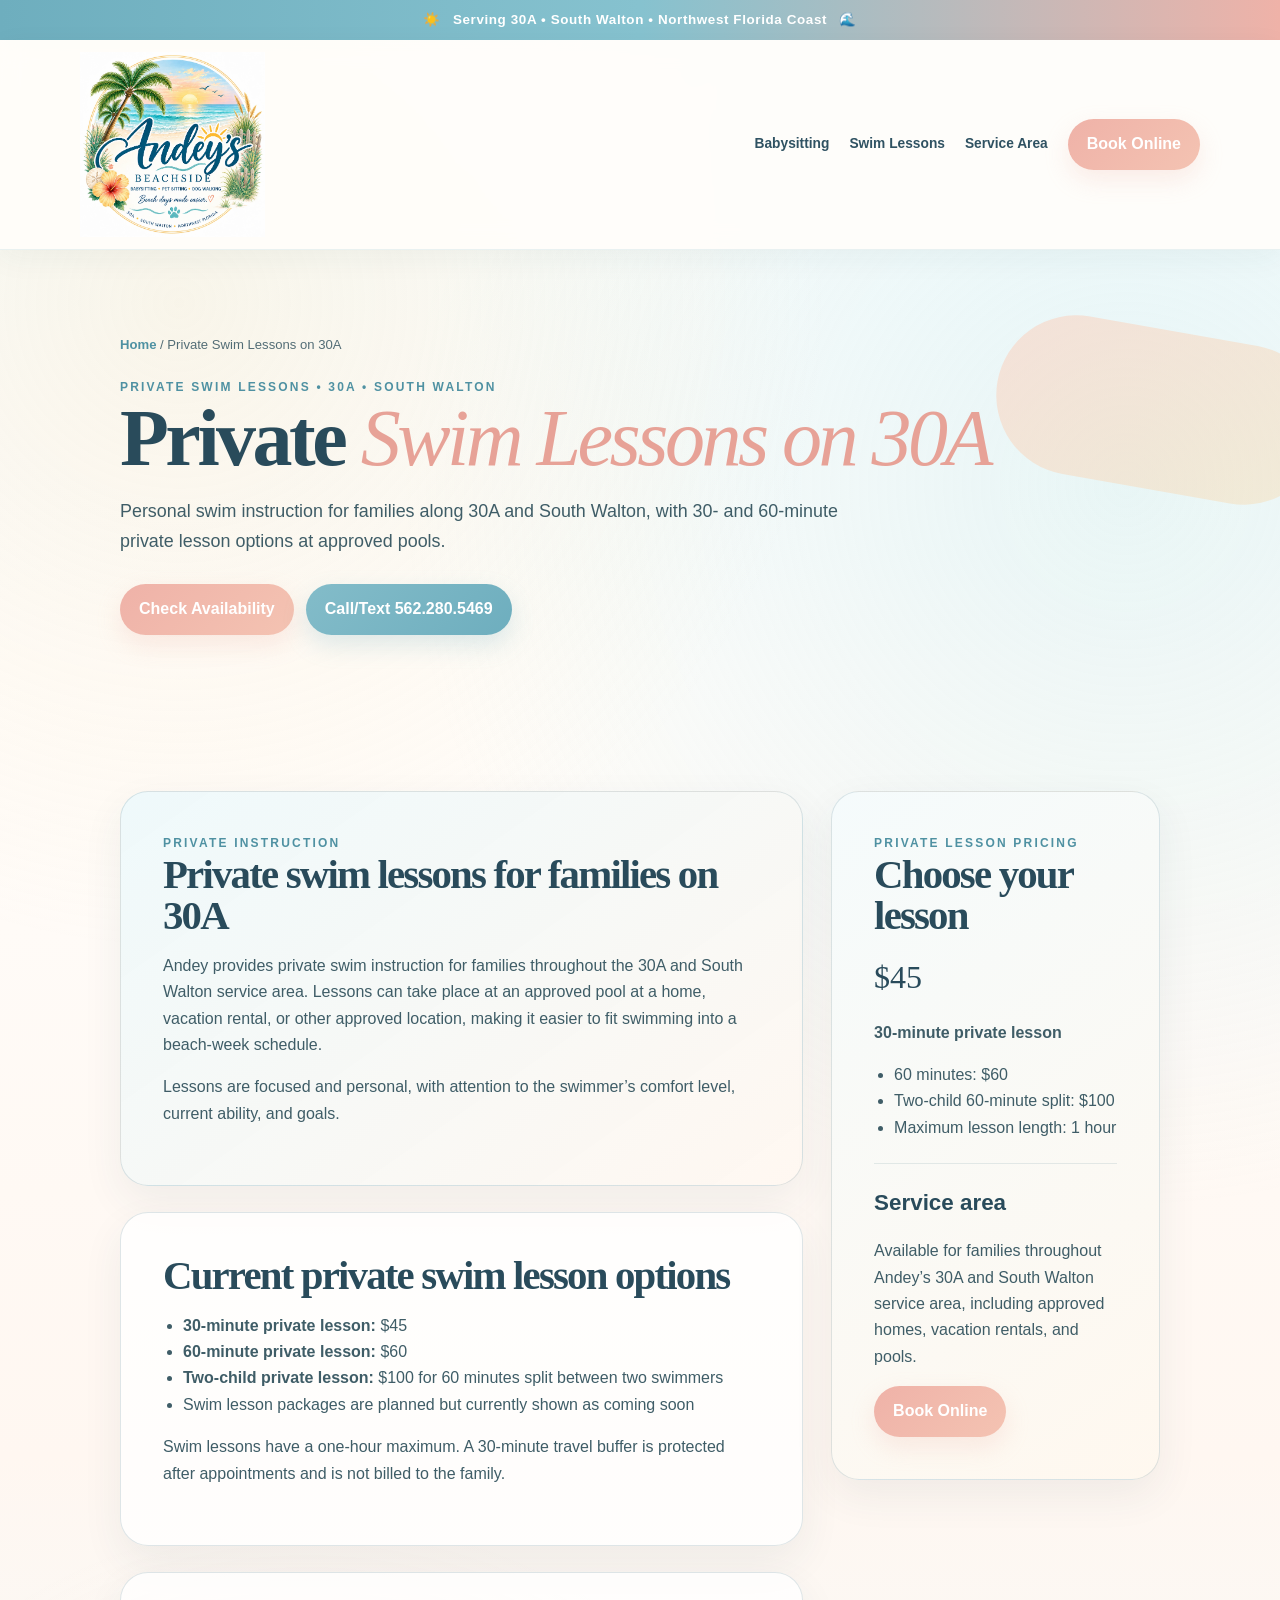
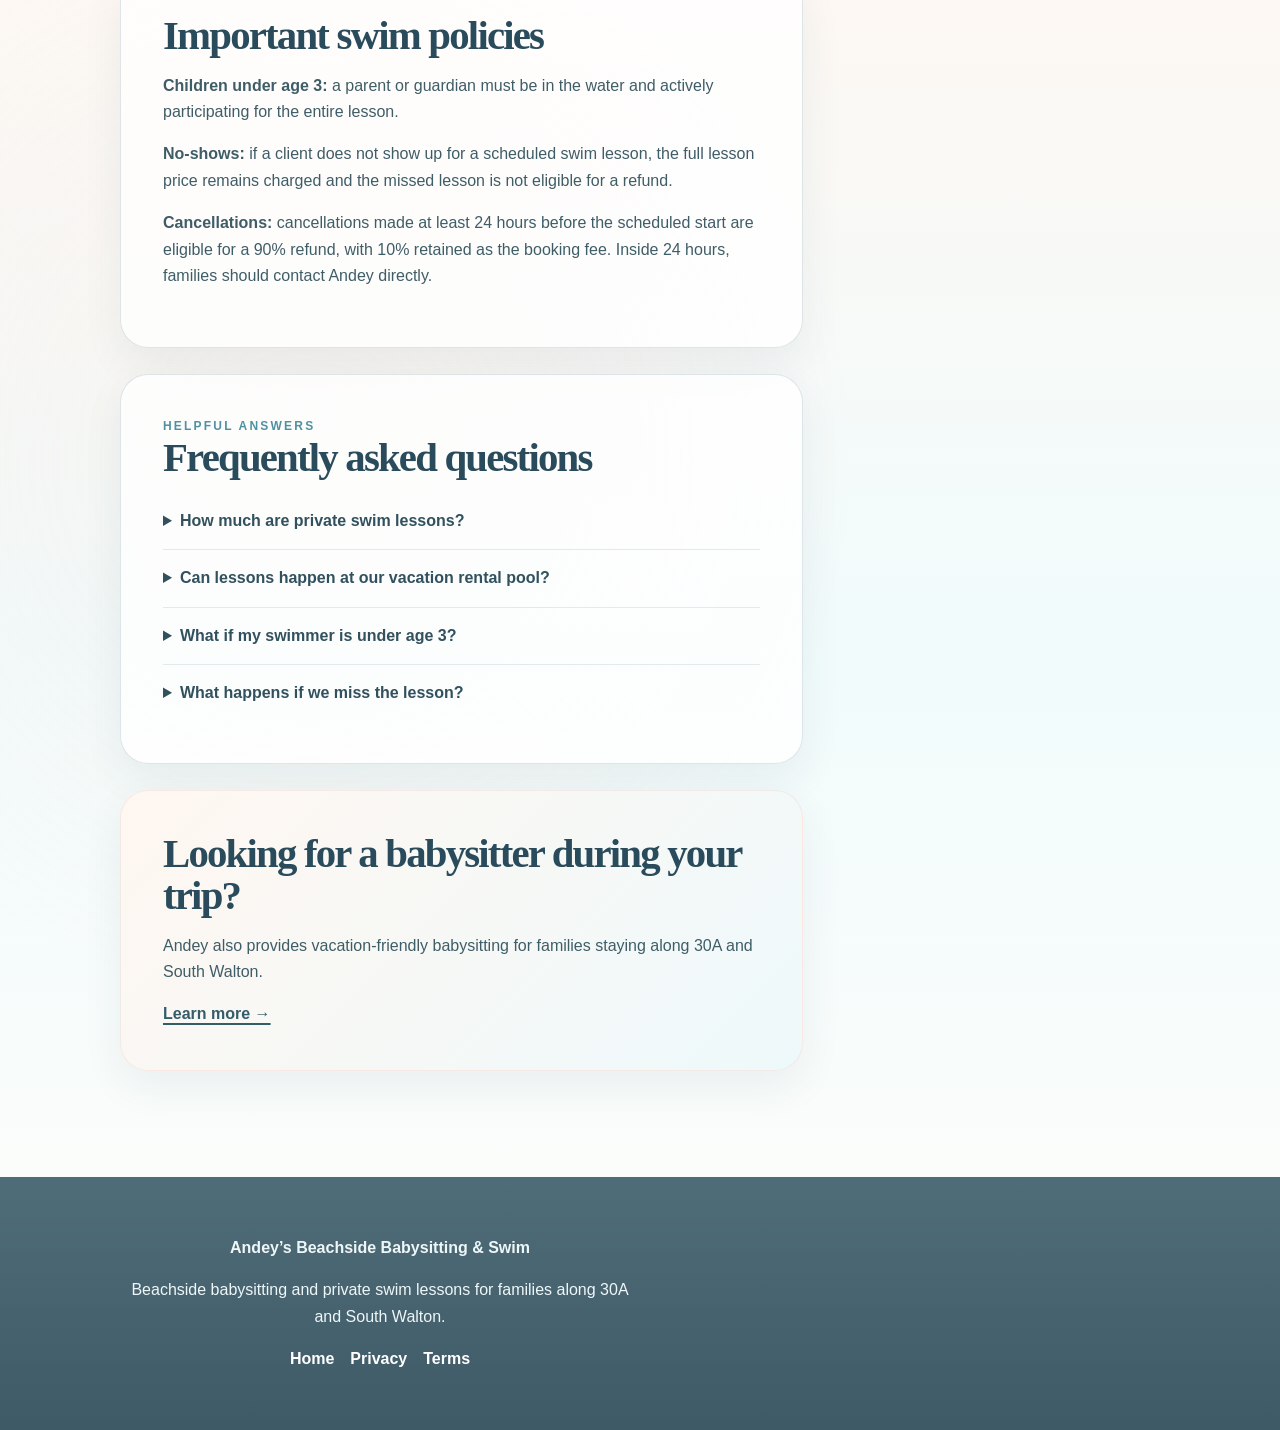
<file: 30a-swim-lessons.html>
<!doctype html>
<html lang="en">
<head>
<meta charset="utf-8">
<meta name="viewport" content="width=device-width,initial-scale=1">
<title>Private Swim Lessons on 30A | Andey’s Beachside</title>
<meta name="description" content="Book private swim lessons on 30A and in South Walton. 30- and 60-minute private lessons are available at approved pools, homes, and vacation rentals.">
<link rel="canonical" href="https://andeysbeachside.com/30a-swim-lessons.html">
<meta name="robots" content="index,follow,max-image-preview:large">
<meta name="theme-color" content="#eef9fb">
<link rel="icon" href="favicon.ico" sizes="any">
<link rel="icon" type="image/png" sizes="512x512" href="favicon.png">
<link rel="apple-touch-icon" href="apple-touch-icon.png">
<meta property="og:type" content="website">
<meta property="og:site_name" content="Andey’s Beachside Babysitting & Swim">
<meta property="og:title" content="Private Swim Lessons on 30A | Andey’s Beachside">
<meta property="og:description" content="Book private swim lessons on 30A and in South Walton. 30- and 60-minute private lessons are available at approved pools, homes, and vacation rentals.">
<meta property="og:url" content="https://andeysbeachside.com/30a-swim-lessons.html">
<meta property="og:image" content="https://andeysbeachside.com/andeys-social-card.jpg">
<meta name="twitter:card" content="summary_large_image">
<meta name="twitter:title" content="Private Swim Lessons on 30A | Andey’s Beachside">
<meta name="twitter:description" content="Book private swim lessons on 30A and in South Walton. 30- and 60-minute private lessons are available at approved pools, homes, and vacation rentals.">
<link rel="stylesheet" href="styles.css">
<link rel="stylesheet" href="beach-overrides.css">
<link rel="stylesheet" href="logo-overrides.css">
<link rel="stylesheet" href="production-cleanup.css">
<link rel="stylesheet" href="pastel-ocean-sunrise.css">
<link rel="stylesheet" href="pastel-text-contrast.css">
<link rel="stylesheet" href="seo-upgrade.css">
<script type="application/ld+json">
{
  "@context": "https://schema.org",
  "@graph": [
    {
      "@type": "BreadcrumbList",
      "itemListElement": [
        {
          "@type": "ListItem",
          "position": 1,
          "name": "Home",
          "item": "https://andeysbeachside.com/"
        },
        {
          "@type": "ListItem",
          "position": 2,
          "name": "Private Swim Lessons on 30A",
          "item": "https://andeysbeachside.com/30a-swim-lessons.html"
        }
      ]
    },
    {
      "@type": "LocalBusiness",
      "name": "Andey’s Beachside Babysitting & Swim",
      "url": "https://andeysbeachside.com/",
      "telephone": "+1-562-280-5469",
      "areaServed": [
        {
          "@type": "Place",
          "name": "30A, Florida"
        },
        {
          "@type": "Place",
          "name": "South Walton, Florida"
        },
        {
          "@type": "AdministrativeArea",
          "name": "Walton County, Florida"
        }
      ]
    }
  ]
}
</script>
</head>
<body class="service-page">
<a class="skip-link" href="#main-content">Skip to main content</a>
<div class="topbar"><span>☀️</span> Serving 30A • South Walton • Northwest Florida Coast <span>🌊</span></div>
<header class="service-page-header">
  <div class="service-page-nav">
    <a href="index.html" aria-label="Andey’s Beachside home"><img class="service-page-logo" src="andeys-logo.webp" width="1100" height="619" alt="Andey’s Beachside Babysitting & Swim"></a>
    <nav class="service-page-navlinks" aria-label="Service page navigation">
      <a href="30a-babysitting.html">Babysitting</a>
      <a href="30a-swim-lessons.html">Swim Lessons</a>
      <a href="index.html#area">Service Area</a>
      <a class="btn" href="index.html#book">Book Online</a>
    </nav>
  </div>
</header>
<main id="main-content">
<section class="service-page-hero">
  <div class="service-page-wrap">
    <div class="breadcrumbs"><a href="index.html">Home</a> / Private Swim Lessons on 30A</div>
    <div class="eyebrow">private swim lessons • 30A • South Walton</div>
    <h1>Private <span>Swim Lessons on 30A</span></h1>
    <p class="service-page-lead">Personal swim instruction for families along 30A and South Walton, with 30- and 60-minute private lesson options at approved pools.</p>
    <div class="service-page-cta">
      <a class="btn" href="index.html#book">Check Availability</a>
      <a class="btn secondary" href="tel:+15622805469">Call/Text 562.280.5469</a>
    </div>
  </div>
</section>
<section class="service-page-main">
  <div class="service-page-wrap seo-content-grid">
    <div>
      <section class="seo-panel seo-highlight">
<div class="eyebrow">Private instruction</div>
<h2>Private swim lessons for families on 30A</h2>
<p>Andey provides private swim instruction for families throughout the 30A and South Walton service area. Lessons can take place at an approved pool at a home, vacation rental, or other approved location, making it easier to fit swimming into a beach-week schedule.</p>
<p>Lessons are focused and personal, with attention to the swimmer’s comfort level, current ability, and goals.</p>
</section><section class="seo-panel">
<h2>Current private swim lesson options</h2>
<ul>
<li><strong>30-minute private lesson:</strong> $45</li>
<li><strong>60-minute private lesson:</strong> $60</li>
<li><strong>Two-child private lesson:</strong> $100 for 60 minutes split between two swimmers</li>
<li>Swim lesson packages are planned but currently shown as coming soon</li>
</ul>
<p>Swim lessons have a one-hour maximum. A 30-minute travel buffer is protected after appointments and is not billed to the family.</p>
</section><section class="seo-panel">
<h2>Important swim policies</h2>
<p><strong>Children under age 3:</strong> a parent or guardian must be in the water and actively participating for the entire lesson.</p>
<p><strong>No-shows:</strong> if a client does not show up for a scheduled swim lesson, the full lesson price remains charged and the missed lesson is not eligible for a refund.</p>
<p><strong>Cancellations:</strong> cancellations made at least 24 hours before the scheduled start are eligible for a 90% refund, with 10% retained as the booking fee. Inside 24 hours, families should contact Andey directly.</p>
</section>
      <section class="seo-panel seo-faq">
        <div class="eyebrow">Helpful answers</div>
        <h2>Frequently asked questions</h2>
        <details><summary>How much are private swim lessons?</summary><p>A 30-minute private lesson is $45 and a 60-minute private lesson is $60. A two-child 60-minute split lesson is $100.</p></details>
<details><summary>Can lessons happen at our vacation rental pool?</summary><p>Lessons can take place at an approved pool at a home, vacation rental, or another approved location within Andey’s service area.</p></details>
<details><summary>What if my swimmer is under age 3?</summary><p>A parent or guardian must be in the water and actively participating for the entire lesson.</p></details>
<details><summary>What happens if we miss the lesson?</summary><p>A swim lesson no-show is charged at the full lesson price and is not eligible for a refund.</p></details>
      </section>
      <section class="seo-panel seo-crosslink">
        <h2>Looking for a babysitter during your trip?</h2>
        <p>Andey also provides vacation-friendly babysitting for families staying along 30A and South Walton.</p>
        <a class="seo-detail-link" href="30a-babysitting.html">Learn more →</a>
      </section>
    </div>
    <aside class="seo-panel seo-price-card">
      <div class="eyebrow">Private lesson pricing</div>
<h2>Choose your lesson</h2>
<div class="big-rate">$45</div>
<p><strong>30-minute private lesson</strong></p>
<ul>
<li>60 minutes: $60</li>
<li>Two-child 60-minute split: $100</li>
<li>Maximum lesson length: 1 hour</li>
</ul>
      <hr style="border:0;border-top:1px solid rgba(76,119,132,.14);margin:22px 0">
      <h3>Service area</h3>
      <p>Available for families throughout Andey’s 30A and South Walton service area, including approved homes, vacation rentals, and pools.</p>
      <a class="btn" href="index.html#book">Book Online</a>
    </aside>
  </div>
</section>
</main>
<footer class="service-page-footer">
  <div class="service-page-wrap">
    <p><strong>Andey’s Beachside Babysitting &amp; Swim</strong></p>
    <p>Beachside babysitting and private swim lessons for families along 30A and South Walton.</p>
    <p><a href="index.html">Home</a><a href="privacy.html">Privacy</a><a href="terms.html">Terms</a></p>
  </div>
</footer>
</body>
</html>
</file>
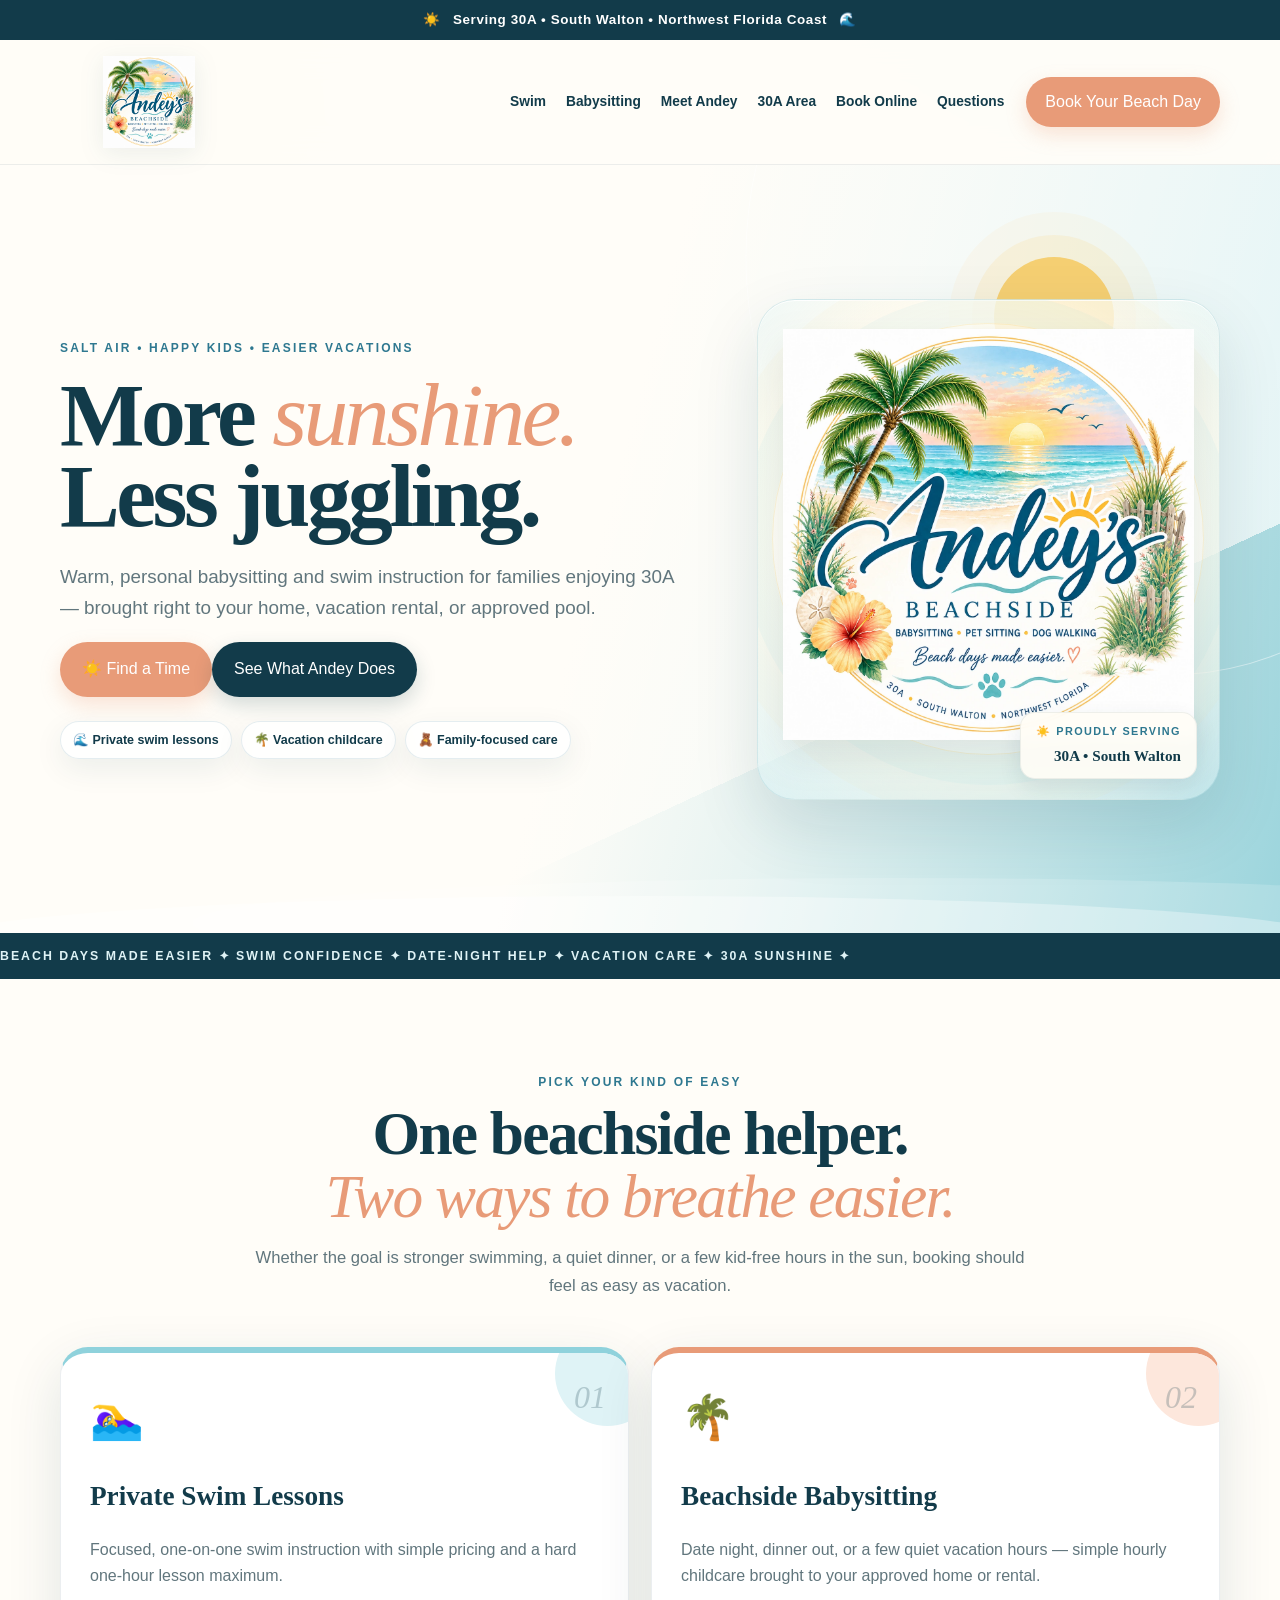
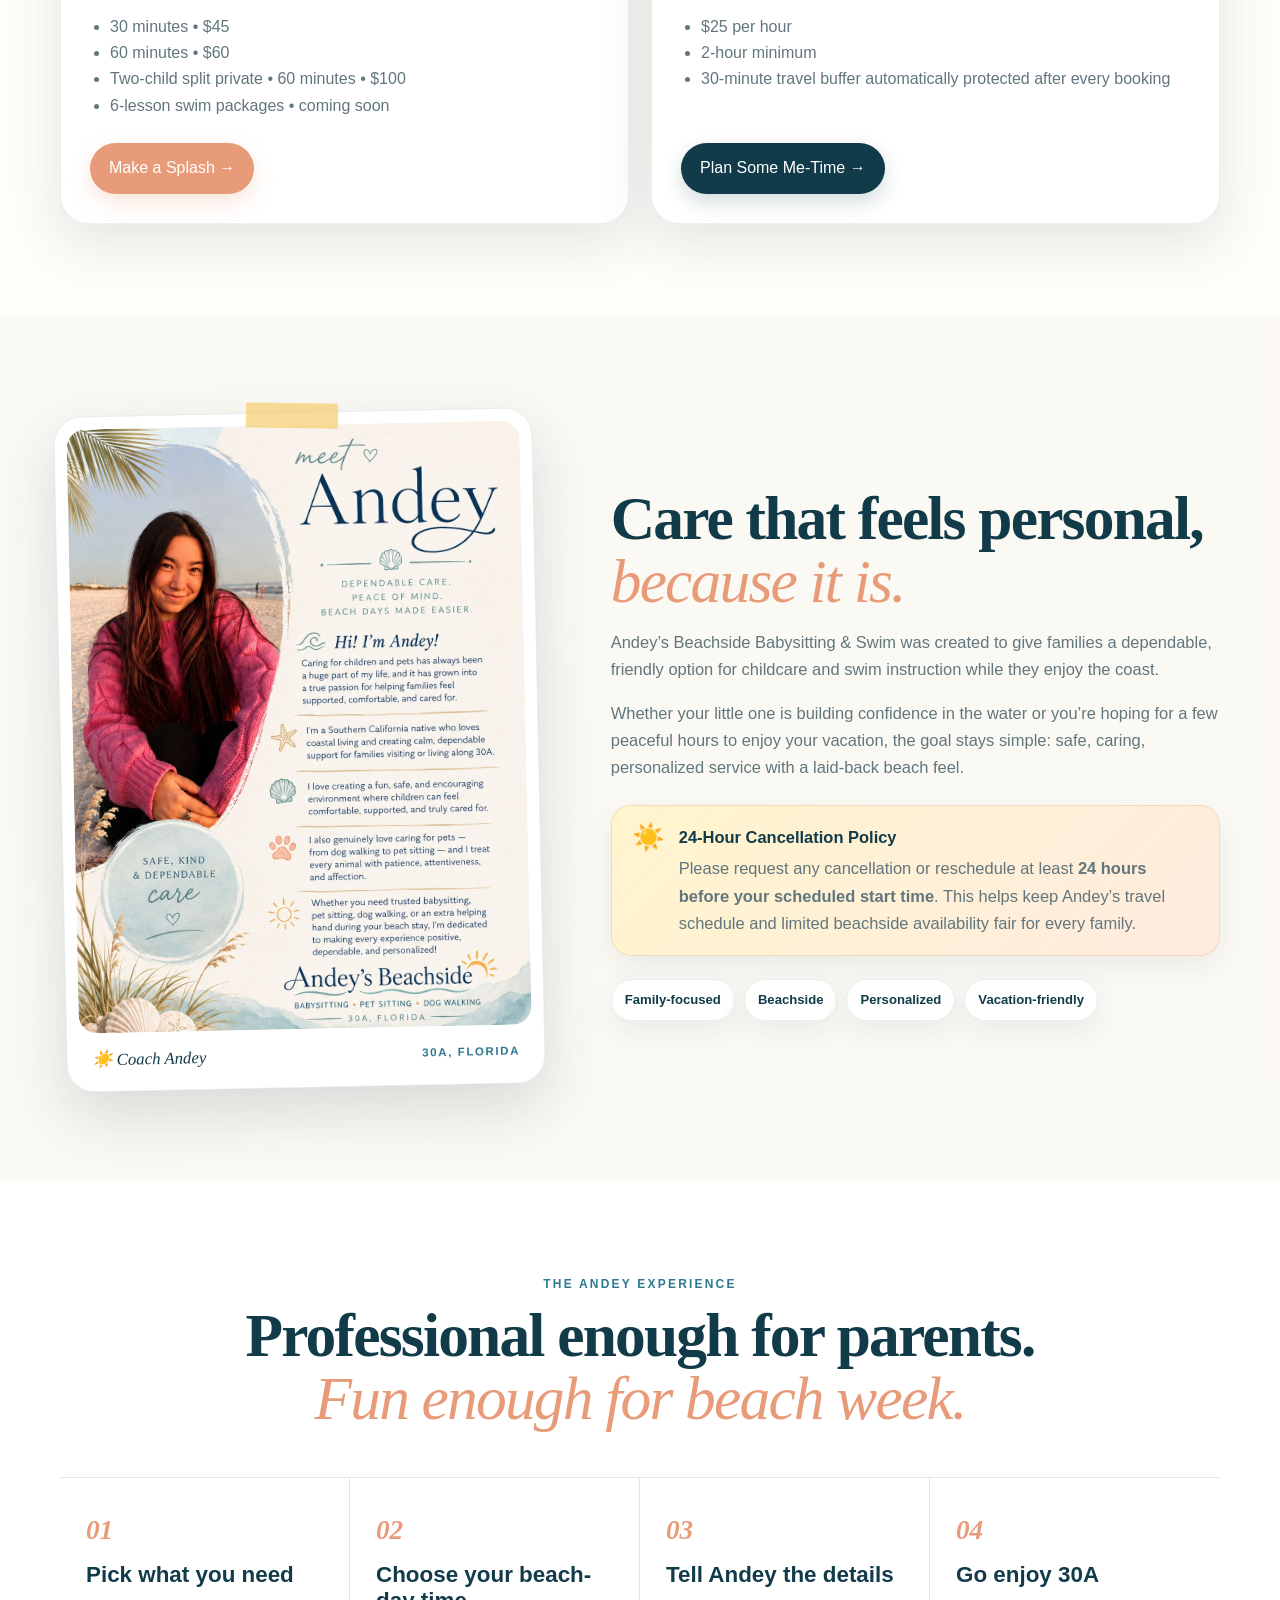
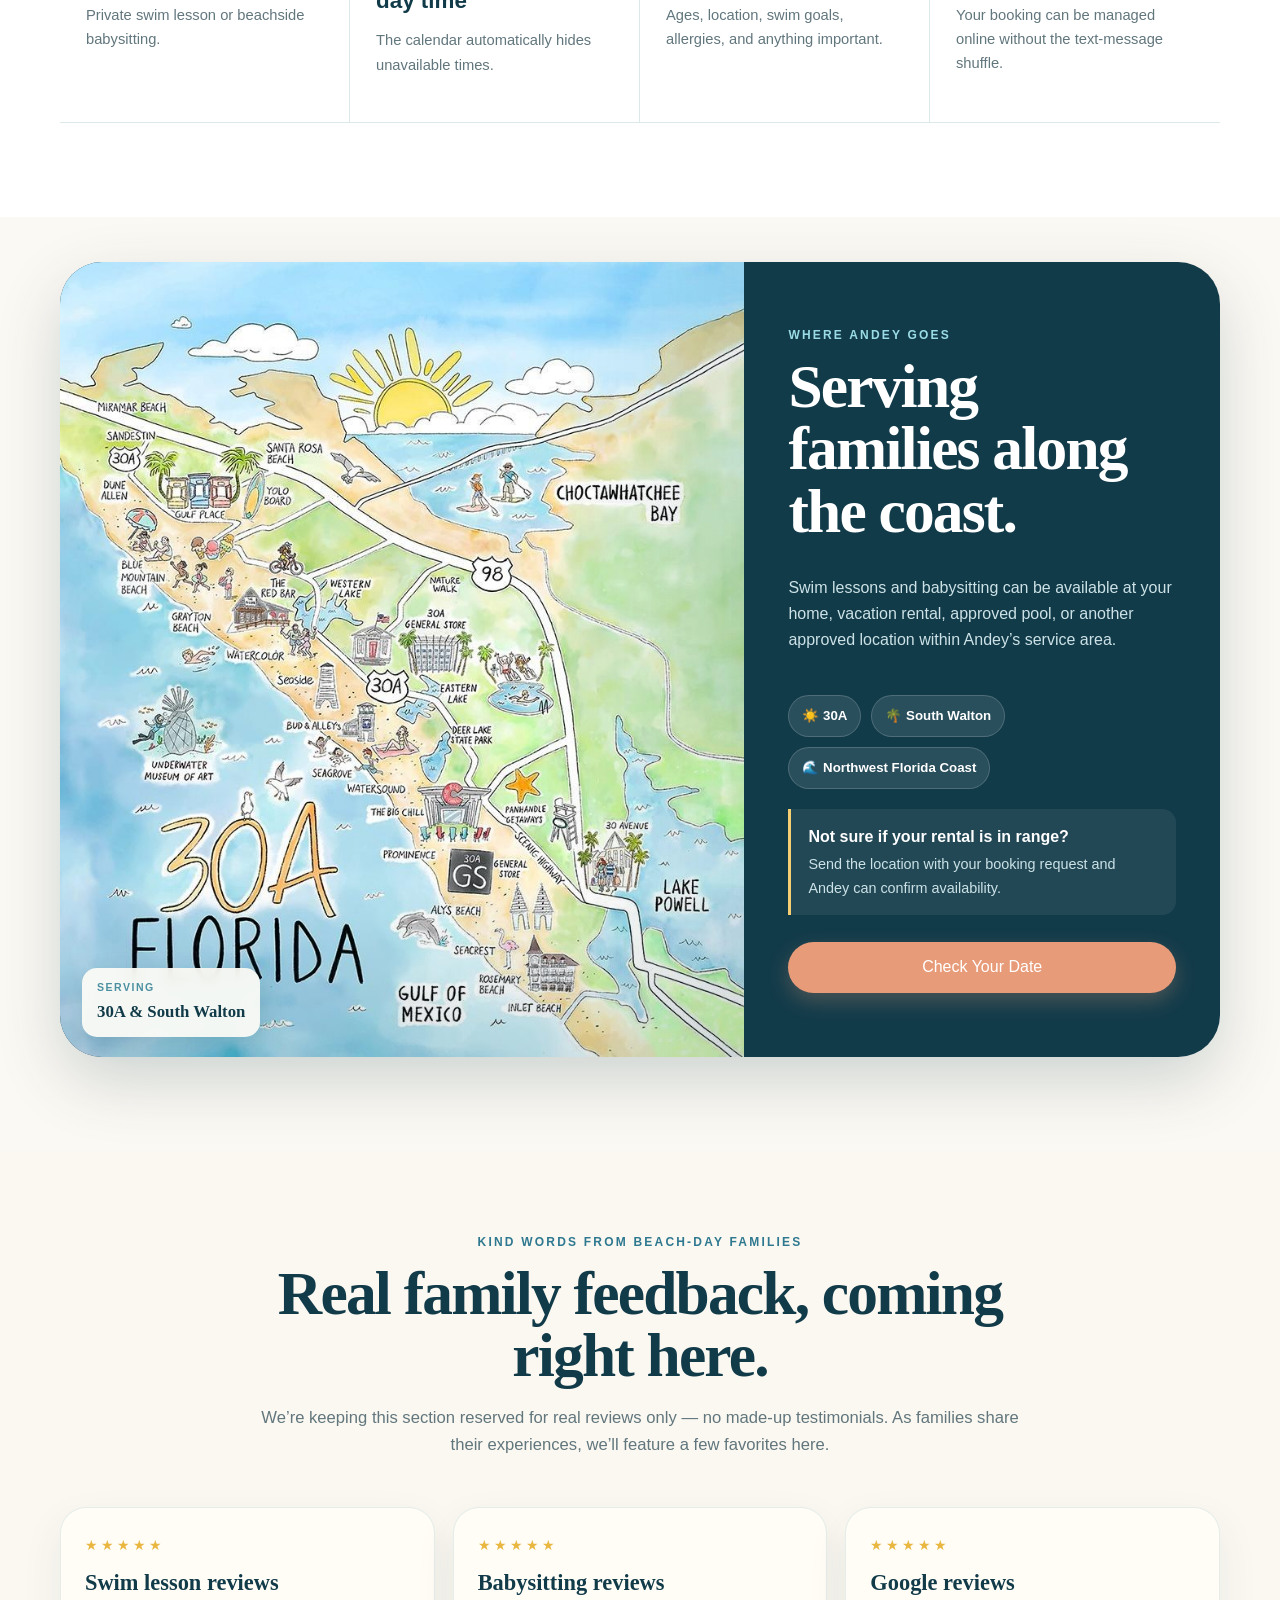
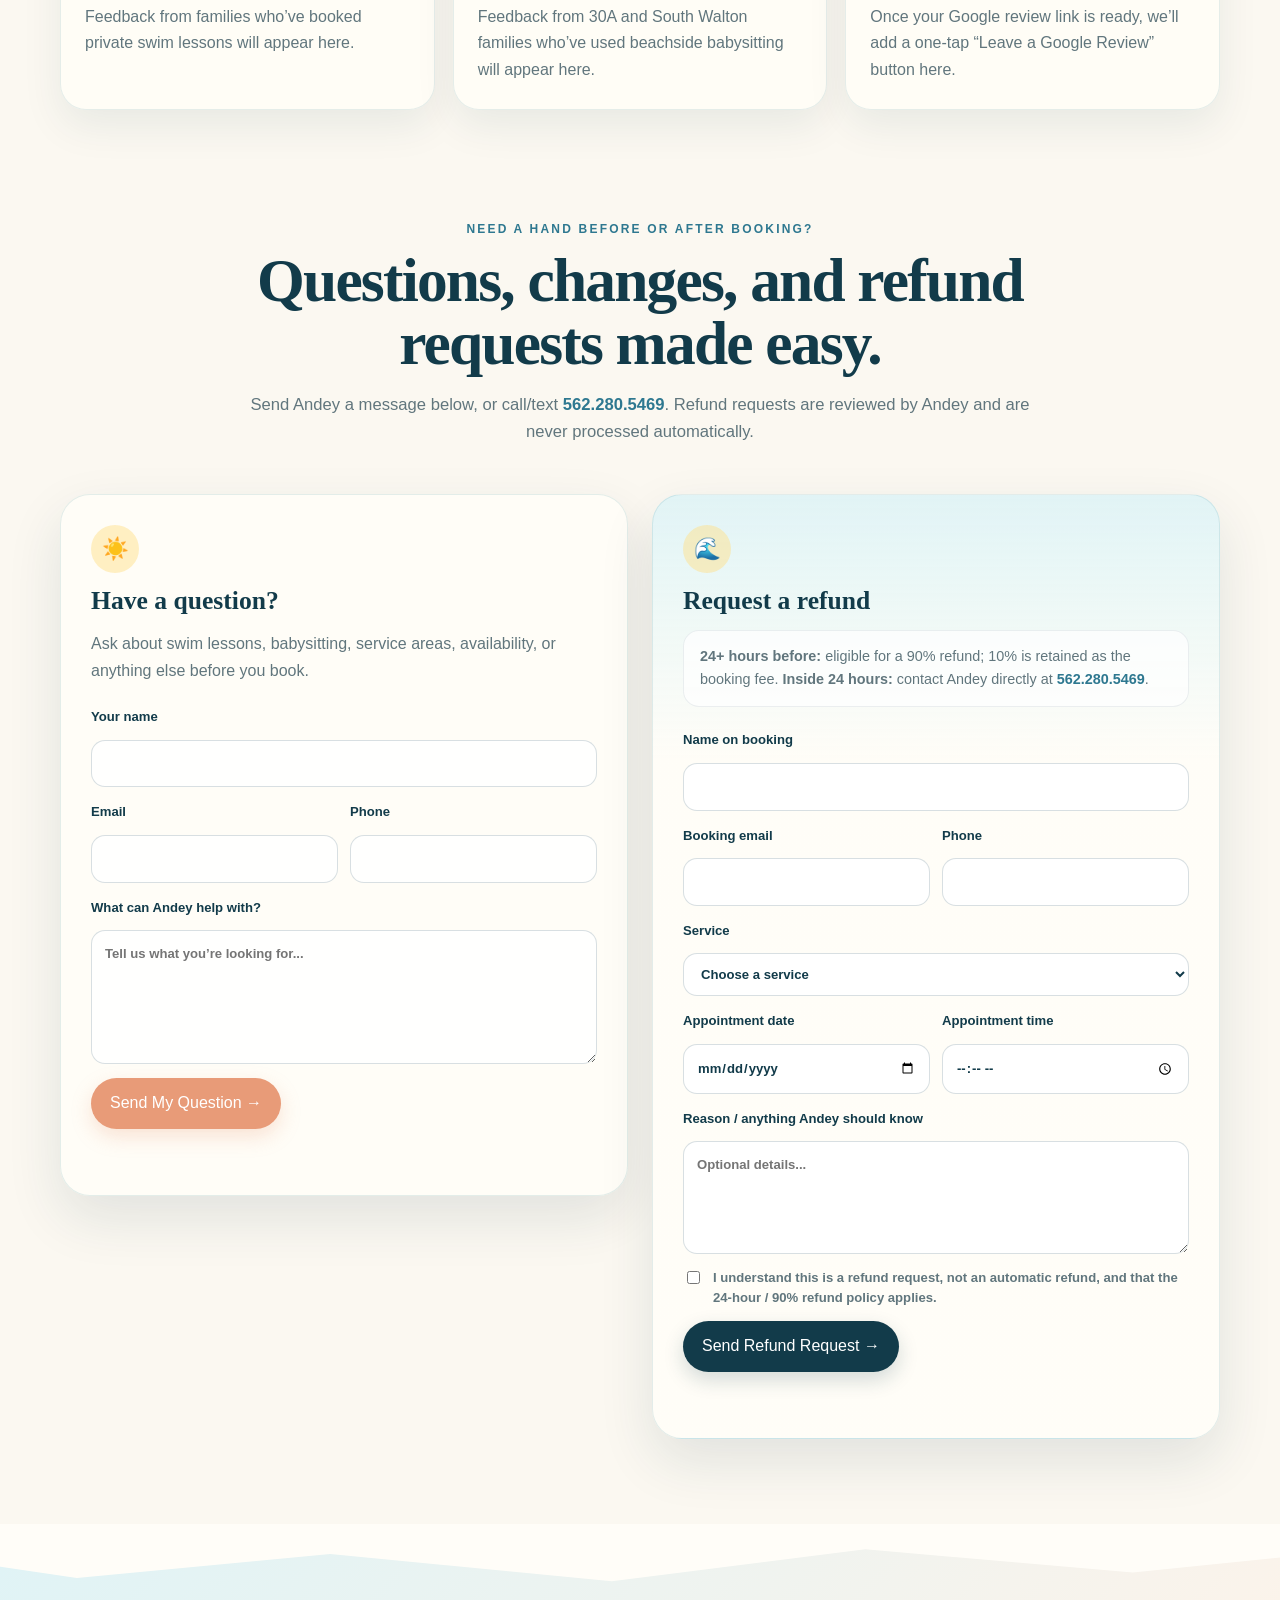
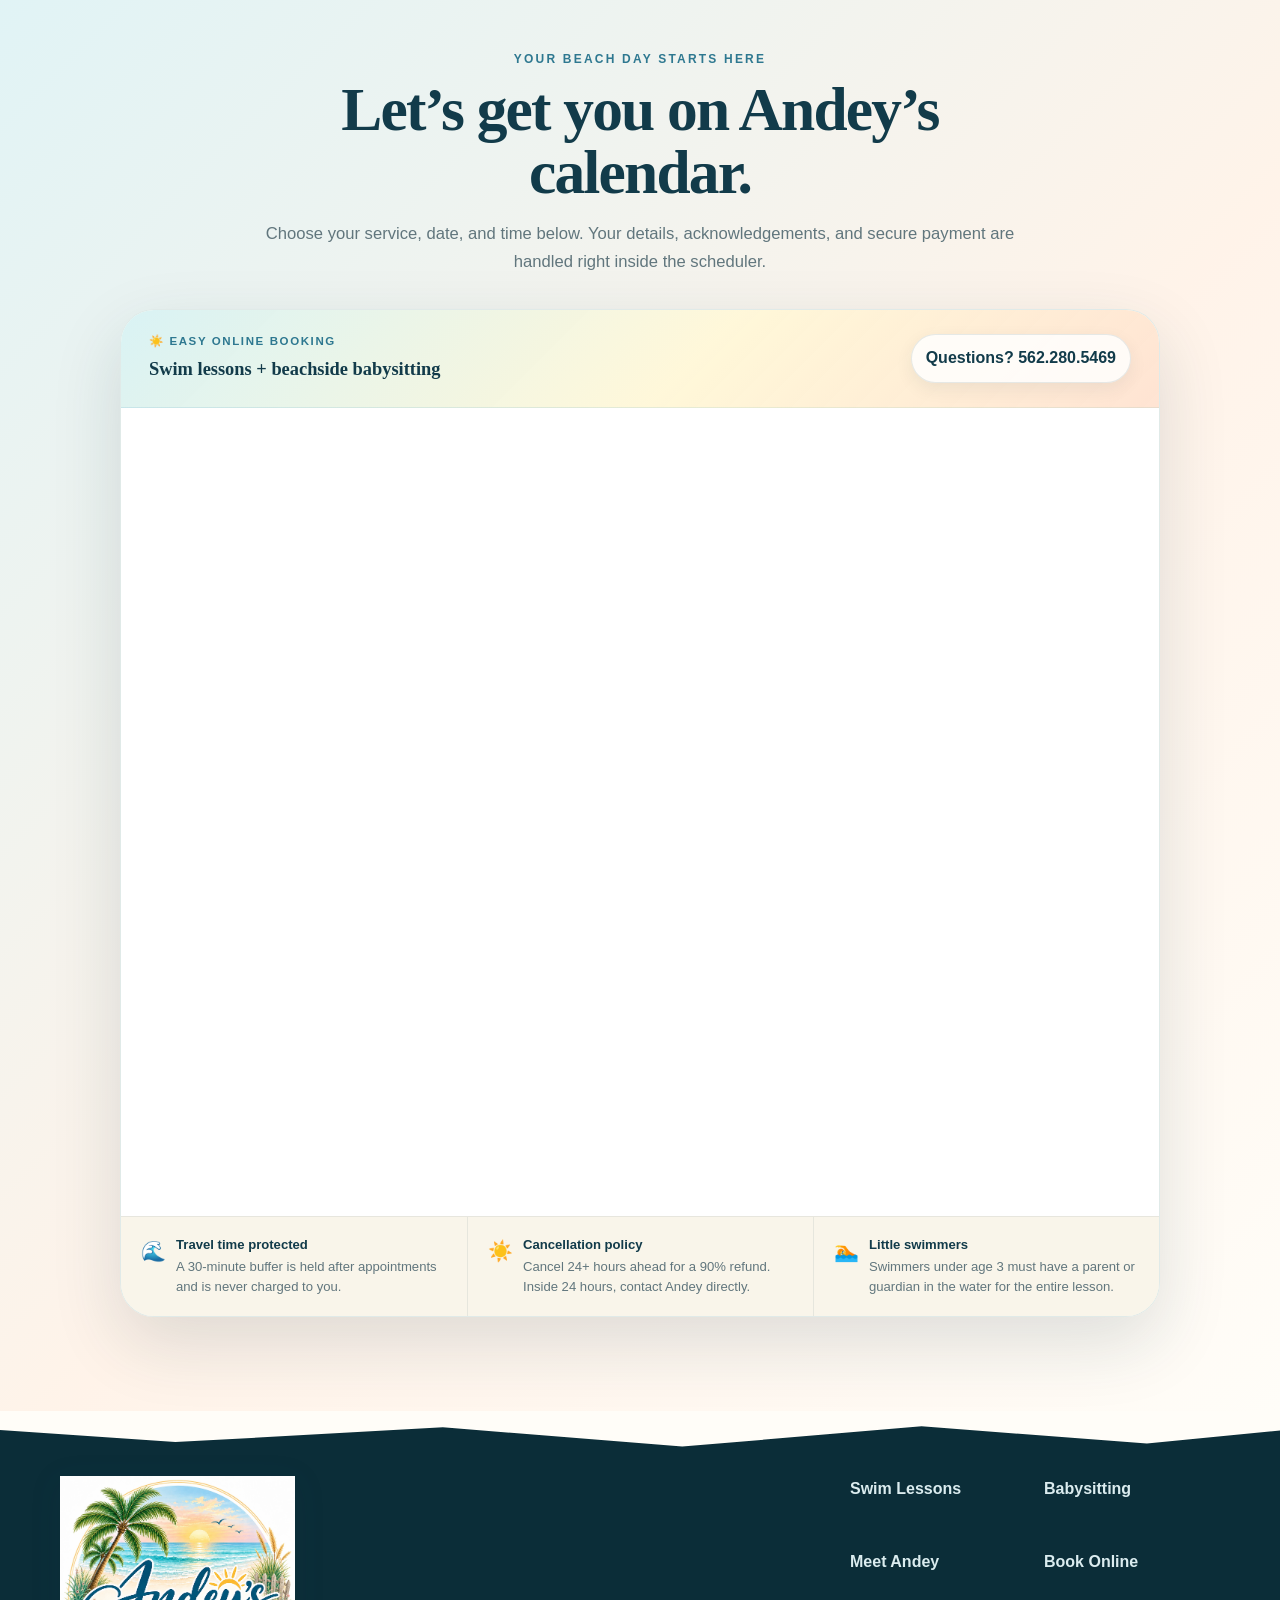
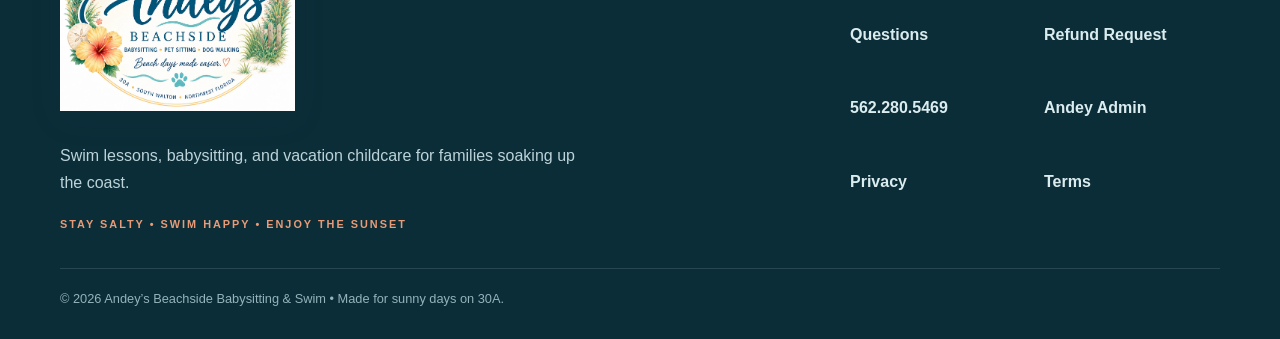
<file: index(4).html>
<!doctype html>
<html lang="en">
<head>
<meta charset="utf-8">
<meta name="viewport" content="width=device-width,initial-scale=1">
<title>Andey’s Beachside Babysitting & Swim | 30A</title>
<link rel="icon" type="image/png" sizes="512x512" href="favicon.png">
<link rel="apple-touch-icon" href="apple-touch-icon.png">
<meta name="description" content="Private swim lessons and beachside babysitting along 30A and South Walton — warm, personal coastal care brought to your vacation rental, home, or approved pool.">
<link rel="stylesheet" href="styles.css">
<link rel="stylesheet" href="beach-overrides.css">
<link rel="stylesheet" href="logo-overrides.css">
<link rel="stylesheet" href="acuity-overrides.css">
<link rel="stylesheet" href="customer-care.css">
<link rel="manifest" href="manifest.webmanifest">
</head>
<body>
<div class="topbar"><span>☀️</span> Serving 30A • South Walton • Northwest Florida Coast <span>🌊</span></div>
<header>
  <div class="container nav">
    <a class="brand brand-logo-link" href="#home" aria-label="Andey’s Beachside home"><img class="header-logo" src="andeys-logo.webp" alt="Andey’s Beachside Babysitting & Swim"></a>
    <nav>
      <a href="#swim">Swim</a><a href="#babysitting">Babysitting</a><a href="#about">Meet Andey</a><a href="#area">30A Area</a><a href="#book">Book Online</a><a href="#contact">Questions</a>
    </nav>
    <a class="btn" href="#book">Book Your Beach Day</a>
  </div>
</header>
<main>
<section class="hero" id="home">
  <div class="sun-orb" aria-hidden="true"></div><div class="hero-wave wave-one" aria-hidden="true"></div><div class="hero-wave wave-two" aria-hidden="true"></div>
  <div class="container hero-layout">
    <div class="hero-content">
      <div class="eyebrow">Salt air • happy kids • easier vacations</div>
      <h1>More <span>sunshine.</span><br>Less juggling.</h1>
      <p>Warm, personal babysitting and swim instruction for families enjoying 30A — brought right to your home, vacation rental, or approved pool.</p>
      <div class="actions"><a class="btn big" href="#book">☀️ Find a Time</a><a class="btn secondary big" href="#services">See What Andey Does</a></div>
      <div class="hero-pills"><span>🌊 Private swim lessons</span><span>🌴 Vacation childcare</span><span>🧸 Family-focused care</span></div>
    </div>
    <div class="hero-logo-showcase" aria-label="Andey’s Beachside logo">
      <div class="logo-glow" aria-hidden="true"></div>
      <img class="hero-brand-logo" src="andeys-logo.webp" alt="Andey’s Beachside Babysitting & Swim — Beach days made easier">
      <div class="hero-logo-note"><span>☀️ Proudly serving</span><strong>30A • South Walton</strong></div>
    </div>
  </div>
</section>
<div class="ticker" aria-hidden="true"><div>BEACH DAYS MADE EASIER ✦ SWIM CONFIDENCE ✦ DATE-NIGHT HELP ✦ VACATION CARE ✦ 30A SUNSHINE ✦</div></div>

<section id="services" class="services-intro">
  <div class="container">
    <div class="section-head"><div class="eyebrow">Pick your kind of easy</div><h2>One beachside helper.<br><span>Two ways to breathe easier.</span></h2><p>Whether the goal is stronger swimming, a quiet dinner, or a few kid-free hours in the sun, booking should feel as easy as vacation.</p></div>
    <div class="cards personality-cards">
      <article class="card service-card swim-card" id="swim">
        <div class="card-number">01</div><div class="icon">🏊‍♀️</div>
        <h3>Private Swim Lessons</h3>
        <p>Focused, one-on-one swim instruction with simple pricing and a hard one-hour lesson maximum.</p>
        <ul>
          <li>30 minutes • $45</li>
          <li>60 minutes • $60</li>
          <li>Two-child split private • 60 minutes • $100</li>
          <li>6-lesson swim packages • coming soon</li>
        </ul>
        <a class="btn" href="#book">Make a Splash →</a>
      </article>
      <article class="card service-card sit-card" id="babysitting">
        <div class="card-number">02</div><div class="icon">🌴</div>
        <h3>Beachside Babysitting</h3>
        <p>Date night, dinner out, or a few quiet vacation hours — simple hourly childcare brought to your approved home or rental.</p>
        <ul>
          <li>$25 per hour</li>
          <li>2-hour minimum</li>
          <li>30-minute travel buffer automatically protected after every booking</li>
        </ul>
        <a class="btn secondary" href="#book">Plan Some Me-Time →</a>
      </article>
    </div>
  </div>
</section>

<section class="sand about-section" id="about">
  <div class="container about about-clean">
    <div class="coach-photo-wrap">
      <div class="photo-tape" aria-hidden="true"></div>
      <img class="coach-photo" src="coach-andey.jpg" alt="Coach Andey on the beach — Andey’s Beachside Babysitting & Swim">
      <div class="photo-caption"><span>☀️ Coach Andey</span><strong>30A, Florida</strong></div>
    </div>
    <div class="about-copy">
      <h2>Care that feels personal,<br><span>because it is.</span></h2>
      <p>Andey’s Beachside Babysitting & Swim was created to give families a dependable, friendly option for childcare and swim instruction while they enjoy the coast.</p>
      <p>Whether your little one is building confidence in the water or you’re hoping for a few peaceful hours to enjoy your vacation, the goal stays simple: safe, caring, personalized service with a laid-back beach feel.</p>
      <div class="cancellation-card">
        <span class="policy-sun">☀️</span>
        <div>
          <strong>24-Hour Cancellation Policy</strong>
          <p>Please request any cancellation or reschedule at least <b>24 hours before your scheduled start time</b>. This helps keep Andey’s travel schedule and limited beachside availability fair for every family.</p>
        </div>
      </div>
      <div class="pill-row">
        <span class="pill">Family-focused</span>
        <span class="pill">Beachside</span>
        <span class="pill">Personalized</span>
        <span class="pill">Vacation-friendly</span>
      </div>
    </div>
  </div>
</section>

<section class="expect-section">
  <div class="container"><div class="section-head"><div class="eyebrow">The Andey experience</div><h2>Professional enough for parents.<br><span>Fun enough for beach week.</span></h2></div>
  <div class="expect-grid"><div><b>01</b><h3>Pick what you need</h3><p>Private swim lesson or beachside babysitting.</p></div><div><b>02</b><h3>Choose your beach-day time</h3><p>The calendar automatically hides unavailable times.</p></div><div><b>03</b><h3>Tell Andey the details</h3><p>Ages, location, swim goals, allergies, and anything important.</p></div><div><b>04</b><h3>Go enjoy 30A</h3><p>Your booking can be managed online without the text-message shuffle.</p></div></div></div>
</section>

<section id="area" class="area-section">
  <div class="container">
    <div class="area-card area-card-real-map">
      <div class="real-map-wrap">
        <img src="30a-service-map.jpg" class="real-30a-map" alt="Illustrated map of 30A Florida, South Walton and surrounding coastal communities">
        <div class="real-map-badge">
          <small>Serving</small>
          <strong>30A &amp; South Walton</strong>
        </div>
      </div>
      <div class="map-copy real-map-copy">
        <div class="eyebrow light">Where Andey goes</div>
        <h2>Serving families along the coast.</h2>
        <p>Swim lessons and babysitting can be available at your home, vacation rental, approved pool, or another approved location within Andey’s service area.</p>
        <div class="service-chips">
          <span>☀️ 30A</span>
          <span>🌴 South Walton</span>
          <span>🌊 Northwest Florida Coast</span>
        </div>
        <div class="service-note">
          <strong>Not sure if your rental is in range?</strong>
          <span>Send the location with your booking request and Andey can confirm availability.</span>
        </div>
        <a class="btn" href="#book">Check Your Date</a>
      </div>
    </div>
  </div>
</section>


<section class="testimonials-section" id="reviews">
  <div class="container">
    <div class="section-head">
      <div class="eyebrow">Kind words from beach-day families</div>
      <h2>Real family feedback, coming right here.</h2>
      <p>We’re keeping this section reserved for real reviews only — no made-up testimonials. As families share their experiences, we’ll feature a few favorites here.</p>
    </div>

    <div class="review-preview-grid">
      <article class="review-preview-card">
        <div class="review-stars" aria-hidden="true">★★★★★</div>
        <h3>Swim lesson reviews</h3>
        <p>Feedback from families who’ve booked private swim lessons will appear here.</p>
      </article>
      <article class="review-preview-card">
        <div class="review-stars" aria-hidden="true">★★★★★</div>
        <h3>Babysitting reviews</h3>
        <p>Feedback from 30A and South Walton families who’ve used beachside babysitting will appear here.</p>
      </article>
      <article class="review-preview-card">
        <div class="review-stars" aria-hidden="true">★★★★★</div>
        <h3>Google reviews</h3>
        <p>Once your Google review link is ready, we’ll add a one-tap “Leave a Google Review” button here.</p>
      </article>
    </div>
  </div>
</section>

<section class="customer-care-section" id="contact">
  <div class="container">
    <div class="section-head">
      <div class="eyebrow">Need a hand before or after booking?</div>
      <h2>Questions, changes, and refund requests made easy.</h2>
      <p>Send Andey a message below, or call/text <a href="tel:+15622805469">562.280.5469</a>. Refund requests are reviewed by Andey and are never processed automatically.</p>
    </div>

    <div class="care-grid">
      <article class="care-card">
        <div class="care-icon" aria-hidden="true">☀️</div>
        <h3>Have a question?</h3>
        <p>Ask about swim lessons, babysitting, service areas, availability, or anything else before you book.</p>

        <form class="care-form" data-site-form="question">
          <input type="text" name="website" class="hp-field" tabindex="-1" autocomplete="off" aria-hidden="true">
          <label>
            Your name
            <input type="text" name="name" autocomplete="name" required>
          </label>
          <div class="form-row">
            <label>
              Email
              <input type="email" name="email" autocomplete="email" required>
            </label>
            <label>
              Phone
              <input type="tel" name="phone" autocomplete="tel">
            </label>
          </div>
          <label>
            What can Andey help with?
            <textarea name="message" rows="5" required placeholder="Tell us what you’re looking for..."></textarea>
          </label>
          <button class="btn care-submit" type="submit">Send My Question →</button>
          <div class="form-status" role="status" aria-live="polite"></div>
        </form>
      </article>

      <article class="care-card refund-card" id="refund-request">
        <div class="care-icon" aria-hidden="true">🌊</div>
        <h3>Request a refund</h3>
        <p class="refund-rule"><strong>24+ hours before:</strong> eligible for a 90% refund; 10% is retained as the booking fee. <strong>Inside 24 hours:</strong> contact Andey directly at <a href="tel:+15622805469">562.280.5469</a>.</p>

        <form class="care-form" data-site-form="refund">
          <input type="text" name="website" class="hp-field" tabindex="-1" autocomplete="off" aria-hidden="true">
          <label>
            Name on booking
            <input type="text" name="name" autocomplete="name" required>
          </label>
          <div class="form-row">
            <label>
              Booking email
              <input type="email" name="email" autocomplete="email" required>
            </label>
            <label>
              Phone
              <input type="tel" name="phone" autocomplete="tel" required>
            </label>
          </div>
          <label>
            Service
            <select name="service" required>
              <option value="">Choose a service</option>
              <option>Private Swim Lesson — 30 Minutes</option>
              <option>Private Swim Lesson — 60 Minutes</option>
              <option>Two-Child Private Swim Lesson — 60 Minutes</option>
              <option>Babysitting — 2 Hours</option>
              <option>Babysitting — 3 Hours</option>
              <option>Babysitting — 4 Hours</option>
              <option>Babysitting — 5 Hours</option>
              <option>Babysitting — 6 Hours</option>
            </select>
          </label>
          <div class="form-row">
            <label>
              Appointment date
              <input type="date" name="appointmentDate" required>
            </label>
            <label>
              Appointment time
              <input type="time" name="appointmentTime" required>
            </label>
          </div>
          <label>
            Reason / anything Andey should know
            <textarea name="reason" rows="4" placeholder="Optional details..."></textarea>
          </label>
          <label class="ack-row">
            <input type="checkbox" name="refundPolicyAcknowledged" required>
            <span>I understand this is a refund <strong>request</strong>, not an automatic refund, and that the 24-hour / 90% refund policy applies.</span>
          </label>
          <button class="btn secondary care-submit" type="submit">Send Refund Request →</button>
          <div class="form-status" role="status" aria-live="polite"></div>
        </form>
      </article>
    </div>
  </div>
</section>

<section class="book" id="book">
  <div class="book-wave top-wave"></div>
  <div class="container">
    <div class="section-head book-head">
      <div class="eyebrow">Your beach day starts here</div>
      <h2>Let’s get you on Andey’s calendar.</h2>
      <p>Choose your service, date, and time below. Your details, acknowledgements, and secure payment are handled right inside the scheduler.</p>
    </div>

    <div class="acuity-shell">
      <div class="acuity-topline">
        <div>
          <span class="acuity-kicker">☀️ Easy online booking</span>
          <strong>Swim lessons + beachside babysitting</strong>
        </div>
        <a class="acuity-phone" href="tel:+15622805469">Questions? 562.280.5469</a>
      </div>

      <div class="acuity-frame-wrap">
        <iframe src="https://app.acuityscheduling.com/schedule.php?owner=40133687&ref=embedded_csp" title="Schedule an appointment with Andey’s Beachside Babysitting & Swim" width="100%" height="800" frameborder="0" allow="payment"></iframe>
      </div>

      <div class="acuity-policy-strip">
        <div><span>🌊</span><p><strong>Travel time protected</strong> A 30-minute buffer is held after appointments and is never charged to you.</p></div>
        <div><span>☀️</span><p><strong>Cancellation policy</strong> Cancel 24+ hours ahead for a 90% refund. Inside 24 hours, contact Andey directly.</p></div>
        <div><span>🏊</span><p><strong>Little swimmers</strong> Swimmers under age 3 must have a parent or guardian in the water for the entire lesson.</p></div>
      </div>
    </div>
  </div>
</section>
</main>
<footer><div class="footer-wave"></div><div class="container footer-grid"><div><a href="#home" class="footer-logo-link" aria-label="Back to top"><img class="footer-logo" src="andeys-logo.webp" alt="Andey’s Beachside Babysitting & Swim"></a><p>Swim lessons, babysitting, and vacation childcare for families soaking up the coast.</p><div class="footer-saying">stay salty • swim happy • enjoy the sunset</div></div><div class="footer-links"><a href="#swim">Swim Lessons</a><a href="#babysitting">Babysitting</a><a href="#about">Meet Andey</a><a href="#book">Book Online</a><a href="#contact">Questions</a><a href="#refund-request">Refund Request</a><a href="tel:+15622805469">562.280.5469</a><a href="admin.html">Andey Admin</a><a href="privacy.html">Privacy</a><a href="terms.html">Terms</a></div></div><div class="container copyright">© 2026 Andey’s Beachside Babysitting & Swim • Made for sunny days on 30A.</div></footer>

<script>
(() => {
  const ENDPOINT = "https://akoslyftslqpeotircex.supabase.co/functions/v1/site-contact";

  const serialize = (form) => {
    const data = Object.fromEntries(new FormData(form).entries());
    data.type = form.dataset.siteForm;
    data.pageUrl = window.location.href;
    return data;
  };

  document.querySelectorAll("[data-site-form]").forEach((form) => {
    form.addEventListener("submit", async (event) => {
      event.preventDefault();
      const status = form.querySelector(".form-status");
      const button = form.querySelector(".care-submit");
      const original = button.textContent;

      status.className = "form-status";
      status.textContent = "";
      button.disabled = true;
      button.textContent = "Sending...";

      try {
        const response = await fetch(ENDPOINT, {
          method: "POST",
          headers: {"Content-Type": "application/json"},
          body: JSON.stringify(serialize(form))
        });

        const result = await response.json().catch(() => ({}));
        if (!response.ok) throw new Error(result.error || "Unable to send request.");

        status.classList.add("success");
        status.textContent = form.dataset.siteForm === "refund"
          ? "Refund request received. Andey will review it and follow up directly."
          : "Message sent! Andey will get back to you as soon as she can.";
        form.reset();
      } catch (error) {
        status.classList.add("error");
        status.textContent = "We had trouble confirming this message. Please try once more, or call/text Andey at 562.280.5469.";
      } finally {
        button.disabled = false;
        button.textContent = original;
      }
    });
  });
})();
</script>

<script src="https://embed.acuityscheduling.com/js/embed.js" type="text/javascript"></script>
</body></html>
</file>
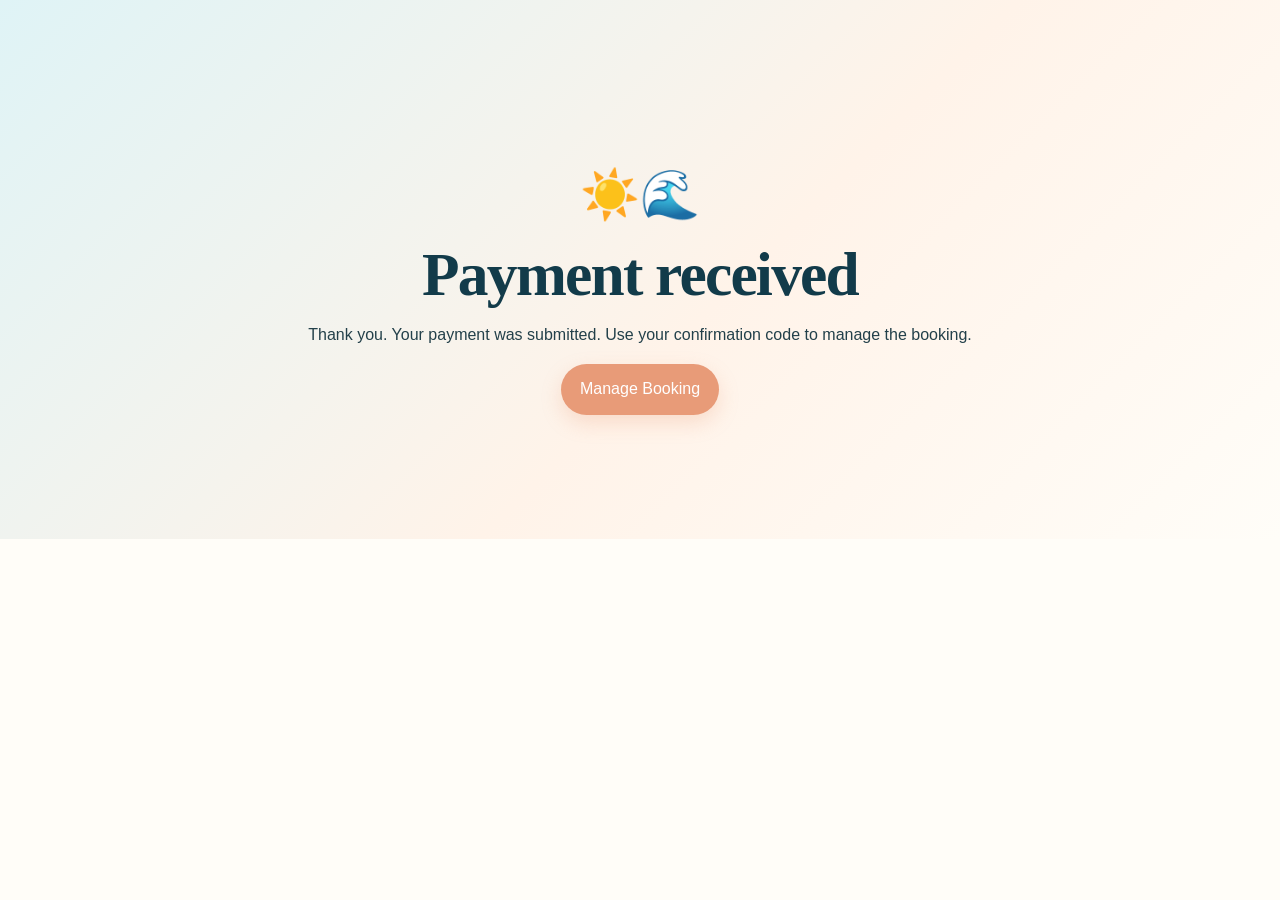
<file: payment-success.html>
<!doctype html><html><head><meta charset="utf-8"><meta name="viewport" content="width=device-width,initial-scale=1"><link rel="stylesheet" href="styles.css"><title>Payment received</title></head><body><section class="book"><div class="container"><div class="success-box"><div style="font-size:3rem">☀️🌊</div><h2>Payment received</h2><p>Thank you. Your payment was submitted. Use your confirmation code to manage the booking.</p><a class="btn" href="manage.html">Manage Booking</a></div></div></section></body></html>
</file>
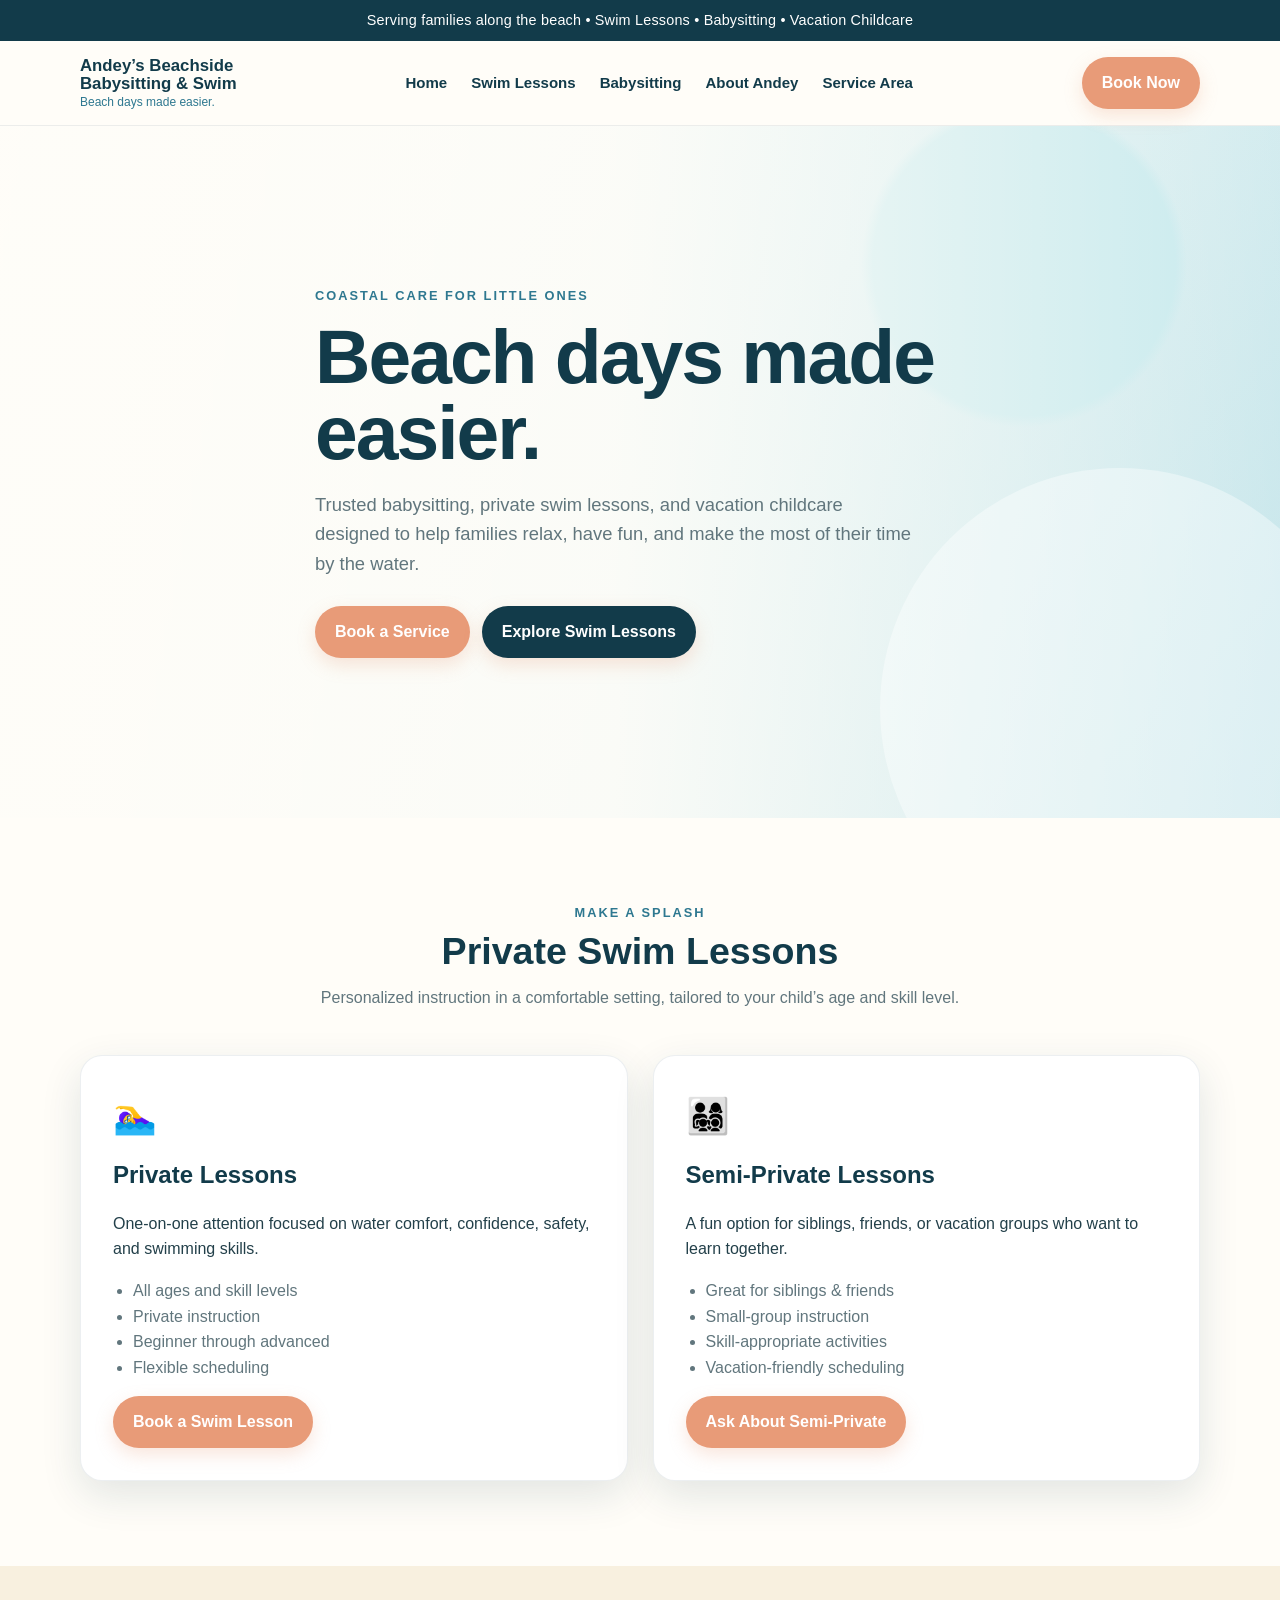
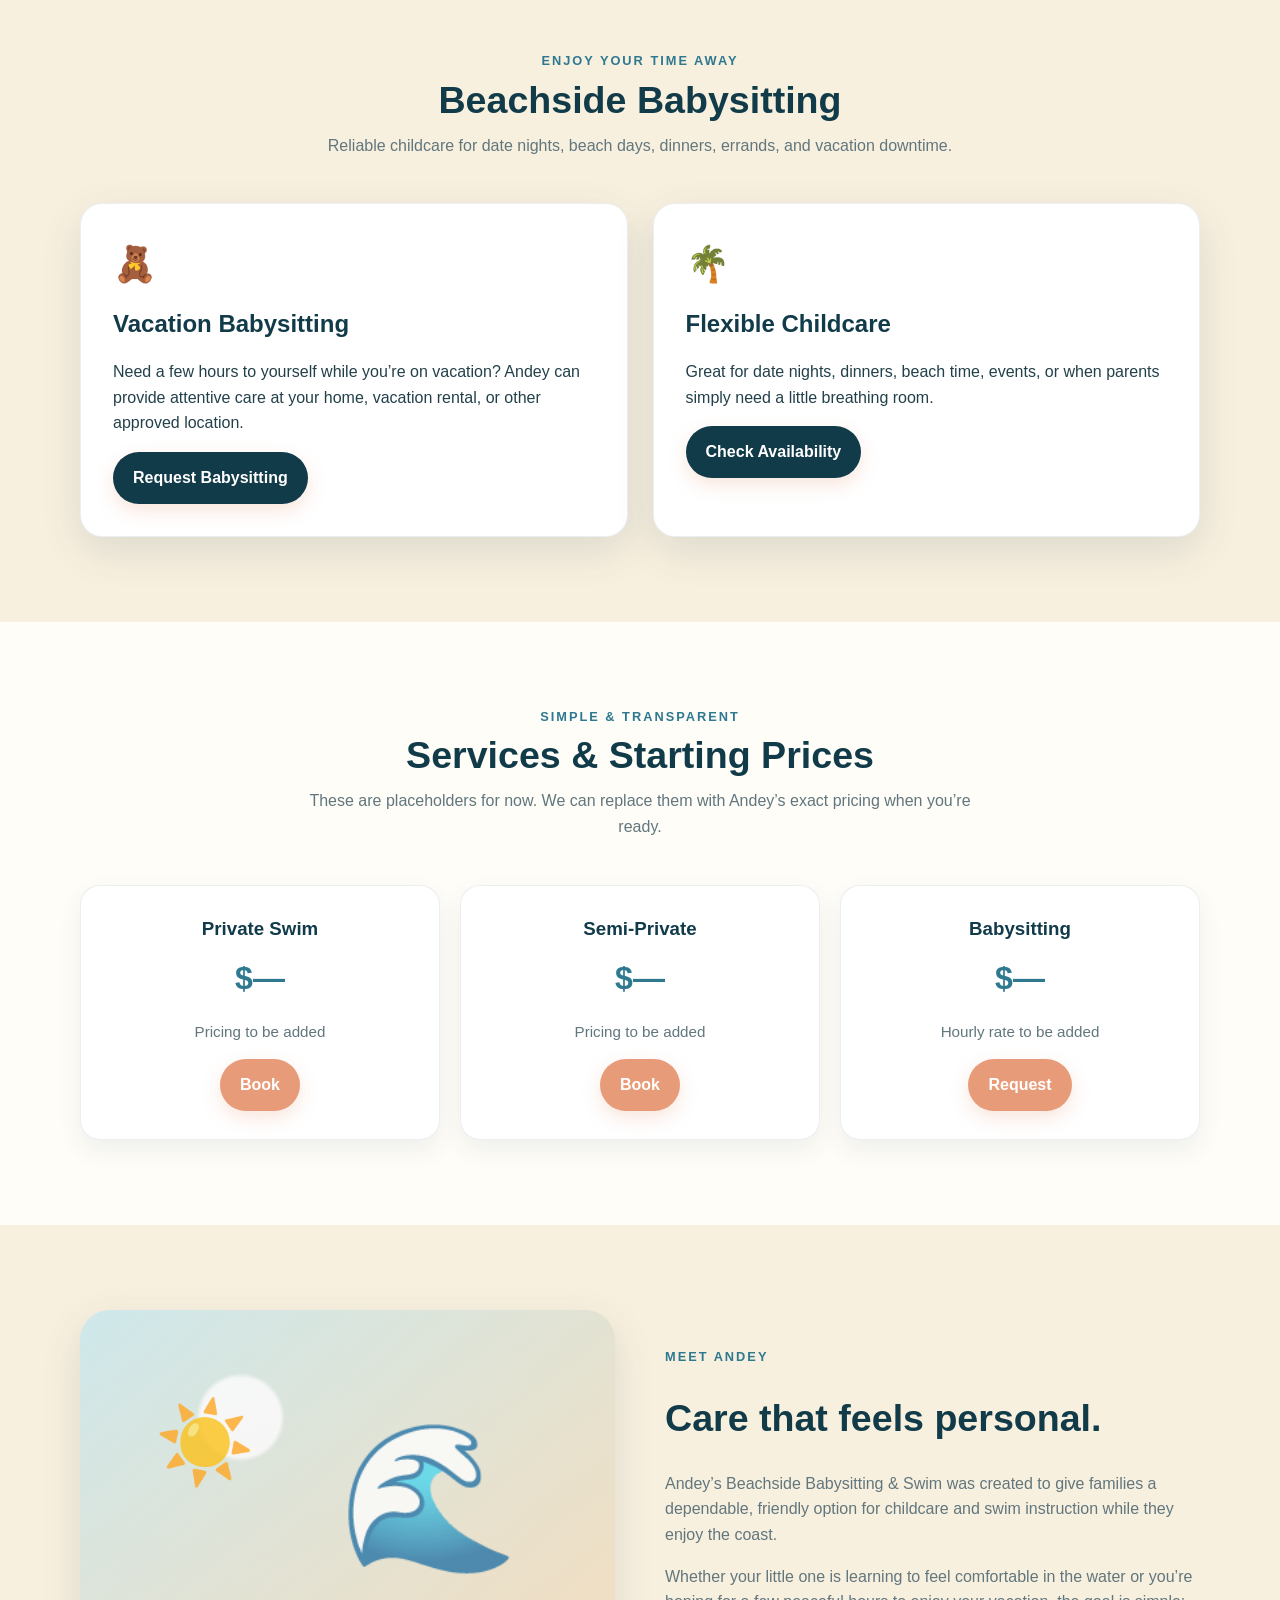
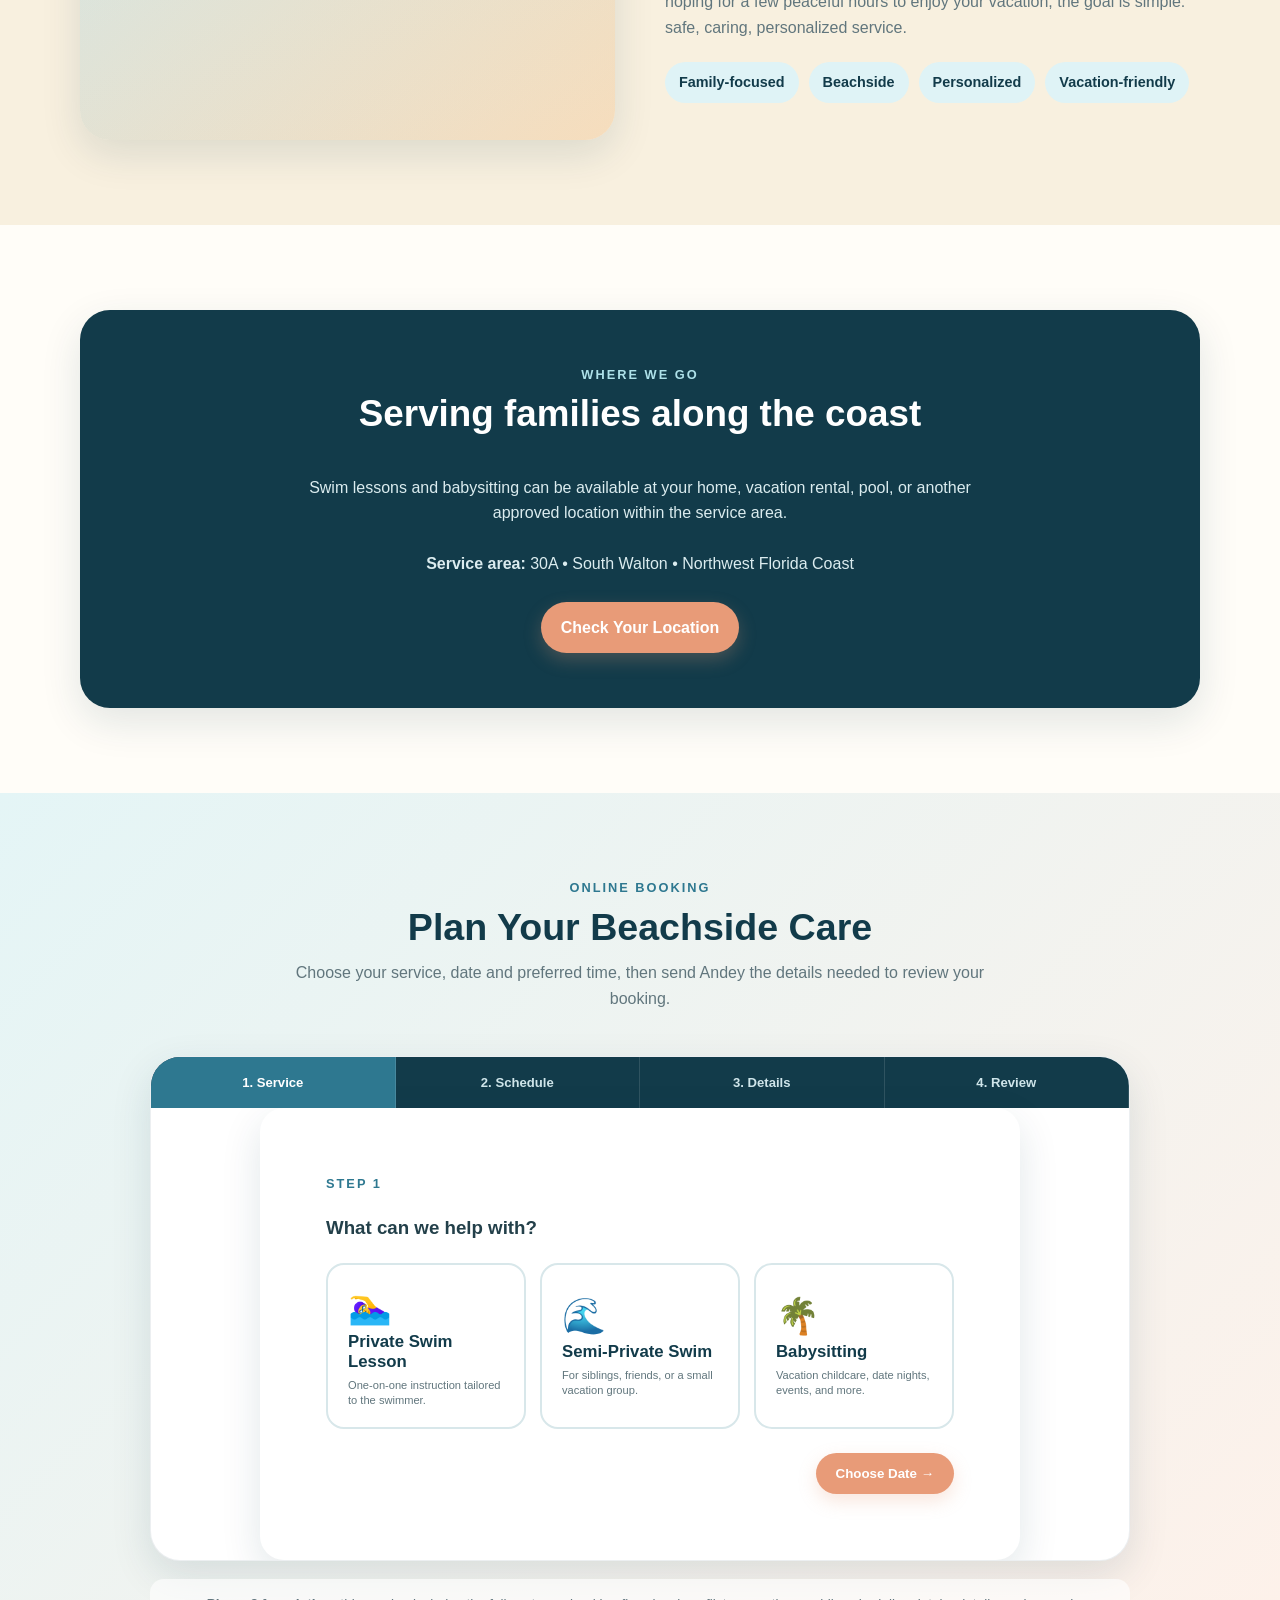
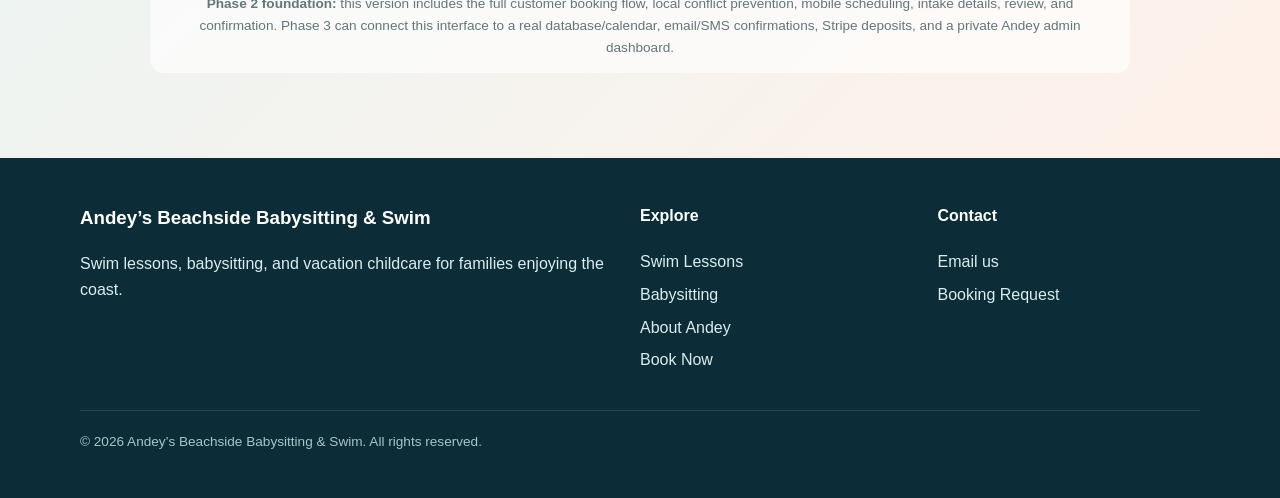
<file: phase2-original.html>
<!DOCTYPE html>
<html lang="en">
<head>
  <meta charset="UTF-8" />
  <meta name="viewport" content="width=device-width, initial-scale=1.0" />
  <title>Andey’s Beachside Babysitting & Swim</title>
  <meta name="description" content="Andey’s Beachside Babysitting & Swim — trusted babysitting, private swim lessons, and vacation childcare for families along the beach." />
  <style>
    :root{
      --navy:#123b4a;
      --blue:#2e7890;
      --sky:#dff3f6;
      --sand:#f8f0df;
      --cream:#fffdf8;
      --coral:#e89b78;
      --text:#23404a;
      --muted:#61767d;
      --white:#fff;
      --shadow:0 14px 40px rgba(18,59,74,.12);
      --radius:22px;
    }
    *{box-sizing:border-box;scroll-behavior:smooth}
    body{
      margin:0;font-family:Arial,Helvetica,sans-serif;color:var(--text);
      background:var(--cream);line-height:1.6;
    }
    a{text-decoration:none;color:inherit}
    .container{width:min(1120px,92%);margin:auto}
    .topbar{
      background:var(--navy);color:#fff;text-align:center;padding:9px 15px;
      font-size:.9rem;letter-spacing:.2px;
    }
    header{
      position:sticky;top:0;z-index:20;background:rgba(255,253,248,.95);
      backdrop-filter:blur(10px);border-bottom:1px solid rgba(18,59,74,.08);
    }
    .nav{display:flex;align-items:center;justify-content:space-between;padding:16px 0;gap:20px}
    .brand{font-weight:800;color:var(--navy);line-height:1.05;font-size:1.05rem}
    .brand span{display:block;font-weight:500;color:var(--blue);font-size:.75rem;margin-top:4px}
    nav{display:flex;gap:24px;align-items:center}
    nav a{font-weight:700;font-size:.94rem;color:var(--navy)}
    .btn{
      display:inline-block;background:var(--coral);color:#fff;padding:13px 20px;border-radius:999px;
      font-weight:800;border:0;cursor:pointer;box-shadow:0 7px 18px rgba(232,155,120,.25)
    }
    .btn.secondary{background:var(--navy)}
    .menu{display:none;background:none;border:0;font-size:1.7rem;color:var(--navy);cursor:pointer}
    .hero{
      min-height:650px;display:flex;align-items:center;position:relative;overflow:hidden;
      background:
        linear-gradient(90deg,rgba(255,253,248,.98) 0%,rgba(255,253,248,.91) 48%,rgba(255,253,248,.2) 100%),
        radial-gradient(circle at 80% 20%,#b9e5eb 0 13%,transparent 14%),
        linear-gradient(135deg,#e9f7f7,#b7dfe7);
    }
    .hero:after{
      content:"";position:absolute;right:-80px;bottom:-130px;width:480px;height:480px;border-radius:50%;
      background:rgba(255,255,255,.38);
    }
    .hero-content{position:relative;z-index:2;max-width:650px;padding:75px 0}
    .eyebrow{color:var(--blue);font-weight:900;text-transform:uppercase;letter-spacing:2px;font-size:.8rem}
    h1{font-size:clamp(2.7rem,6vw,5rem);line-height:.98;margin:13px 0 20px;color:var(--navy);letter-spacing:-2px}
    .hero p{font-size:1.15rem;color:var(--muted);max-width:600px}
    .actions{display:flex;gap:12px;flex-wrap:wrap;margin-top:28px}
    .wave{height:80px;background:var(--cream);margin-top:-1px;clip-path:ellipse(70% 70% at 50% 100%)}
    section{padding:85px 0}
    .section-head{text-align:center;max-width:700px;margin:0 auto 45px}
    .section-head h2{font-size:2.35rem;line-height:1.1;color:var(--navy);margin:8px 0 12px}
    .section-head p{color:var(--muted);margin:0}
    .cards{display:grid;grid-template-columns:repeat(2,1fr);gap:25px}
    .card{
      background:#fff;border:1px solid rgba(18,59,74,.08);border-radius:var(--radius);
      padding:32px;box-shadow:var(--shadow)
    }
    .icon{font-size:2.2rem}
    .card h3{font-size:1.5rem;color:var(--navy);margin:12px 0 8px}
    .card ul{padding-left:20px;color:var(--muted)}
    .sand{background:var(--sand)}
    .pricing{display:grid;grid-template-columns:repeat(3,1fr);gap:20px}
    .price{
      background:#fff;border-radius:20px;padding:28px;text-align:center;border:1px solid rgba(18,59,74,.08);
      box-shadow:0 10px 25px rgba(18,59,74,.07)
    }
    .price h3{margin:0;color:var(--navy)}
    .price .amount{font-size:2rem;font-weight:900;color:var(--blue);margin:10px 0}
    .price p{color:var(--muted);font-size:.95rem}
    .about{display:grid;grid-template-columns:1fr 1fr;gap:50px;align-items:center}
    .photo{
      min-height:430px;border-radius:30px;
      background:
        linear-gradient(160deg,rgba(46,120,144,.05),rgba(232,155,120,.12)),
        radial-gradient(circle at 30% 25%,#fff 0 8%,transparent 9%),
        linear-gradient(135deg,#d7eef0,#f8e6c6);
      box-shadow:var(--shadow);position:relative;overflow:hidden;
    }
    .photo:before{content:"🌊";position:absolute;font-size:9rem;right:18%;top:17%;opacity:.75}
    .photo:after{content:"☀️";position:absolute;font-size:5rem;left:14%;top:16%;opacity:.8}
    .about h2{font-size:2.35rem;line-height:1.1;color:var(--navy)}
    .about p{color:var(--muted)}
    .pill-row{display:flex;flex-wrap:wrap;gap:10px;margin-top:22px}
    .pill{background:var(--sky);padding:9px 14px;border-radius:999px;font-weight:700;font-size:.9rem;color:var(--navy)}
    .area{
      background:var(--navy);color:#fff;border-radius:30px;padding:55px;text-align:center;
      box-shadow:var(--shadow)
    }
    .area h2{font-size:2.3rem;margin-top:0}
    .area p{color:#dbecef;max-width:700px;margin:0 auto 25px}
    .contact-grid{display:grid;grid-template-columns:1fr 1fr;gap:25px}
    .contact-box{background:#fff;padding:30px;border-radius:22px;box-shadow:var(--shadow)}
    .contact-box h3{color:var(--navy);margin-top:0}
    .contact-box p{color:var(--muted)}
    .book{background:linear-gradient(135deg,#e4f5f6,#fff1e9)}
    form{display:grid;gap:14px;max-width:760px;margin:auto;background:#fff;padding:32px;border-radius:24px;box-shadow:var(--shadow)}
    label{font-weight:800;color:var(--navy)}
    input,select,textarea{
      width:100%;padding:13px 14px;margin-top:6px;border:1px solid #cddde1;border-radius:12px;
      font:inherit;background:#fff
    }
    textarea{min-height:120px;resize:vertical}
    .note{font-size:.86rem;color:var(--muted);margin:0}
    footer{background:#0c2d38;color:#dbecef;padding:45px 0}
    .footer-grid{display:grid;grid-template-columns:2fr 1fr 1fr;gap:35px}
    footer h3,footer h4{color:#fff;margin-top:0}
    footer a{display:block;margin:7px 0;color:#dbecef}
    .copyright{border-top:1px solid rgba(255,255,255,.12);margin-top:30px;padding-top:20px;font-size:.85rem;color:#a9c3c9}
    /* Phase 2 booking system */
    .booking-shell{max-width:980px;margin:auto;background:#fff;border-radius:30px;box-shadow:var(--shadow);overflow:hidden;border:1px solid rgba(18,59,74,.08)}
    .booking-progress{display:grid;grid-template-columns:repeat(4,1fr);background:var(--navy);color:#cfe5ea}
    .booking-step{padding:15px 10px;text-align:center;font-size:.82rem;font-weight:800;border-right:1px solid rgba(255,255,255,.12)}
    .booking-step.active{background:var(--blue);color:#fff}.booking-step.done{color:#fff}
    .booking-panel{padding:34px}.booking-page{display:none}.booking-page.active{display:block}
    .service-picker{display:grid;grid-template-columns:repeat(3,1fr);gap:14px;margin:20px 0}
    .service-option{border:2px solid #d8e7ea;border-radius:18px;padding:20px;cursor:pointer;background:#fff;text-align:left;transition:.2s}
    .service-option:hover,.service-option.selected{border-color:var(--blue);background:var(--sky);transform:translateY(-2px)}
    .service-option strong{display:block;color:var(--navy);font-size:1.05rem;margin:5px 0}.service-option small{color:var(--muted)}
    .booking-grid{display:grid;grid-template-columns:1fr 1fr;gap:16px}.full{grid-column:1/-1}
    .time-grid{display:grid;grid-template-columns:repeat(4,1fr);gap:10px;margin-top:10px}
    .time-slot{border:1px solid #cddde1;background:#fff;padding:11px;border-radius:12px;font-weight:800;color:var(--navy);cursor:pointer}.time-slot:hover,.time-slot.selected{background:var(--blue);color:#fff;border-color:var(--blue)}
    .time-slot.unavailable{background:#f3f3f3;color:#aaa;text-decoration:line-through;cursor:not-allowed}
    .booking-nav{display:flex;justify-content:space-between;gap:12px;margin-top:24px}.booking-nav .btn{min-width:120px;text-align:center}
    .summary{background:var(--sand);padding:22px;border-radius:18px}.summary-row{display:flex;justify-content:space-between;gap:20px;border-bottom:1px solid rgba(18,59,74,.1);padding:10px 0}.summary-row:last-child{border-bottom:0}
    .success-box{text-align:center;padding:24px}.success-icon{font-size:4rem}.confirmation-code{display:inline-block;background:var(--sky);color:var(--navy);font-weight:900;padding:10px 16px;border-radius:999px;margin:10px}
    .admin-note{max-width:980px;margin:18px auto 0;padding:14px 18px;border-radius:14px;background:rgba(255,255,255,.65);font-size:.85rem;color:var(--muted);text-align:center}
    @media(max-width:800px){.service-picker{grid-template-columns:1fr}.booking-grid{grid-template-columns:1fr}.full{grid-column:auto}.time-grid{grid-template-columns:repeat(2,1fr)}.booking-panel{padding:22px 18px}.booking-step{font-size:.7rem;padding:12px 5px}}
    @media(max-width:800px){
      nav{display:none;position:absolute;left:0;right:0;top:70px;background:var(--cream);padding:20px;flex-direction:column;border-bottom:1px solid #ddd}
      nav.open{display:flex}.menu{display:block}
      .nav>.btn{display:none}
      .hero{min-height:600px;background:linear-gradient(90deg,rgba(255,253,248,.98),rgba(255,253,248,.78)),linear-gradient(135deg,#e9f7f7,#b7dfe7)}
      .cards,.pricing,.about,.contact-grid,.footer-grid{grid-template-columns:1fr}
      .photo{min-height:300px}
      section{padding:65px 0}
      .area{padding:40px 25px}
    }
  </style>
</head>
<body>
  <div class="topbar">Serving families along the beach • Swim Lessons • Babysitting • Vacation Childcare</div>

  <header>
    <div class="container nav">
      <a class="brand" href="#home">
        Andey’s Beachside<br>Babysitting & Swim
        <span>Beach days made easier.</span>
      </a>
      <button class="menu" aria-label="Open menu" onclick="toggleMenu()">☰</button>
      <nav id="nav">
        <a href="#home">Home</a>
        <a href="#swim">Swim Lessons</a>
        <a href="#babysitting">Babysitting</a>
        <a href="#about">About Andey</a>
        <a href="#area">Service Area</a>
      </nav>
      <a class="btn" href="#book">Book Now</a>
    </div>
  </header>

  <main>
    <section class="hero" id="home">
      <div class="container hero-content">
        <div class="eyebrow">Coastal care for little ones</div>
        <h1>Beach days made easier.</h1>
        <p>
          Trusted babysitting, private swim lessons, and vacation childcare designed
          to help families relax, have fun, and make the most of their time by the water.
        </p>
        <div class="actions">
          <a class="btn" href="#book">Book a Service</a>
          <a class="btn secondary" href="#swim">Explore Swim Lessons</a>
        </div>
      </div>
    </section>

    <section id="swim">
      <div class="container">
        <div class="section-head">
          <div class="eyebrow">Make a splash</div>
          <h2>Private Swim Lessons</h2>
          <p>Personalized instruction in a comfortable setting, tailored to your child’s age and skill level.</p>
        </div>
        <div class="cards">
          <article class="card">
            <div class="icon">🏊‍♀️</div>
            <h3>Private Lessons</h3>
            <p>One-on-one attention focused on water comfort, confidence, safety, and swimming skills.</p>
            <ul>
              <li>All ages and skill levels</li>
              <li>Private instruction</li>
              <li>Beginner through advanced</li>
              <li>Flexible scheduling</li>
            </ul>
            <a class="btn" href="#book">Book a Swim Lesson</a>
          </article>
          <article class="card">
            <div class="icon">👨‍👩‍👧‍👦</div>
            <h3>Semi-Private Lessons</h3>
            <p>A fun option for siblings, friends, or vacation groups who want to learn together.</p>
            <ul>
              <li>Great for siblings & friends</li>
              <li>Small-group instruction</li>
              <li>Skill-appropriate activities</li>
              <li>Vacation-friendly scheduling</li>
            </ul>
            <a class="btn" href="#book">Ask About Semi-Private</a>
          </article>
        </div>
      </div>
    </section>

    <section class="sand" id="babysitting">
      <div class="container">
        <div class="section-head">
          <div class="eyebrow">Enjoy your time away</div>
          <h2>Beachside Babysitting</h2>
          <p>Reliable childcare for date nights, beach days, dinners, errands, and vacation downtime.</p>
        </div>
        <div class="cards">
          <article class="card">
            <div class="icon">🧸</div>
            <h3>Vacation Babysitting</h3>
            <p>Need a few hours to yourself while you’re on vacation? Andey can provide attentive care at your home, vacation rental, or other approved location.</p>
            <a class="btn secondary" href="#book">Request Babysitting</a>
          </article>
          <article class="card">
            <div class="icon">🌴</div>
            <h3>Flexible Childcare</h3>
            <p>Great for date nights, dinners, beach time, events, or when parents simply need a little breathing room.</p>
            <a class="btn secondary" href="#book">Check Availability</a>
          </article>
        </div>
      </div>
    </section>

    <section>
      <div class="container">
        <div class="section-head">
          <div class="eyebrow">Simple & transparent</div>
          <h2>Services & Starting Prices</h2>
          <p>These are placeholders for now. We can replace them with Andey’s exact pricing when you’re ready.</p>
        </div>
        <div class="pricing">
          <div class="price">
            <h3>Private Swim</h3>
            <div class="amount">$—</div>
            <p>Pricing to be added</p>
            <a class="btn" href="#book">Book</a>
          </div>
          <div class="price">
            <h3>Semi-Private</h3>
            <div class="amount">$—</div>
            <p>Pricing to be added</p>
            <a class="btn" href="#book">Book</a>
          </div>
          <div class="price">
            <h3>Babysitting</h3>
            <div class="amount">$—</div>
            <p>Hourly rate to be added</p>
            <a class="btn" href="#book">Request</a>
          </div>
        </div>
      </div>
    </section>

    <section class="sand" id="about">
      <div class="container about">
        <div class="photo" aria-label="Decorative beach illustration"></div>
        <div>
          <div class="eyebrow">Meet Andey</div>
          <h2>Care that feels personal.</h2>
          <p>
            Andey’s Beachside Babysitting & Swim was created to give families a dependable,
            friendly option for childcare and swim instruction while they enjoy the coast.
          </p>
          <p>
            Whether your little one is learning to feel comfortable in the water or you’re
            hoping for a few peaceful hours to enjoy your vacation, the goal is simple:
            safe, caring, personalized service.
          </p>
          <div class="pill-row">
            <span class="pill">Family-focused</span>
            <span class="pill">Beachside</span>
            <span class="pill">Personalized</span>
            <span class="pill">Vacation-friendly</span>
          </div>
        </div>
      </div>
    </section>

    <section id="area">
      <div class="container">
        <div class="area">
          <div class="eyebrow" style="color:#aee1e9">Where we go</div>
          <h2>Serving families along the coast</h2>
          <p>
            Swim lessons and babysitting can be available at your home, vacation rental,
            pool, or another approved location within the service area.
          </p>
          <p><strong>Service area:</strong> 30A • South Walton • Northwest Florida Coast</p>
          <a class="btn" href="#book">Check Your Location</a>
        </div>
      </div>
    </section>

    <section class="book" id="book">
      <div class="container">
        <div class="section-head">
          <div class="eyebrow">Online booking</div>
          <h2>Plan Your Beachside Care</h2>
          <p>Choose your service, date and preferred time, then send Andey the details needed to review your booking.</p>
        </div>

        <div class="booking-shell">
          <div class="booking-progress">
            <div class="booking-step active" data-progress="1">1. Service</div>
            <div class="booking-step" data-progress="2">2. Schedule</div>
            <div class="booking-step" data-progress="3">3. Details</div>
            <div class="booking-step" data-progress="4">4. Review</div>
          </div>
          <form id="bookingForm" onsubmit="finishBooking(event)">
            <div class="booking-panel">
              <div class="booking-page active" data-page="1">
                <div class="eyebrow">Step 1</div><h3>What can we help with?</h3>
                <div class="service-picker">
                  <button type="button" class="service-option" data-service="Private Swim Lesson"><span class="icon">🏊‍♀️</span><strong>Private Swim Lesson</strong><small>One-on-one instruction tailored to the swimmer.</small></button>
                  <button type="button" class="service-option" data-service="Semi-Private Swim Lesson"><span class="icon">🌊</span><strong>Semi-Private Swim</strong><small>For siblings, friends, or a small vacation group.</small></button>
                  <button type="button" class="service-option" data-service="Babysitting / Vacation Childcare"><span class="icon">🌴</span><strong>Babysitting</strong><small>Vacation childcare, date nights, events, and more.</small></button>
                </div>
                <input type="hidden" id="bookingService" required>
                <div class="booking-nav"><span></span><button class="btn" type="button" onclick="nextBookingPage(2)">Choose Date →</button></div>
              </div>

              <div class="booking-page" data-page="2">
                <div class="eyebrow">Step 2</div><h3>When would you like to book?</h3>
                <div class="booking-grid">
                  <div><label for="bookingDate">Date</label><input id="bookingDate" type="date" required></div>
                  <div><label for="duration">Approximate duration</label><select id="duration" required><option value="">Select</option><option>30 minutes</option><option>1 hour</option><option>2 hours</option><option>3 hours</option><option>4 hours</option><option>5+ hours</option></select></div>
                  <div class="full"><label>Preferred start time</label><div class="time-grid" id="timeGrid"></div><input type="hidden" id="bookingTime" required></div>
                </div>
                <p class="note">Times shown are requestable windows for this Phase 2 front-end. A real shared calendar/database connection is required before the site can guarantee live availability across devices.</p>
                <div class="booking-nav"><button class="btn secondary" type="button" onclick="nextBookingPage(1)">← Back</button><button class="btn" type="button" onclick="nextBookingPage(3)">Your Details →</button></div>
              </div>

              <div class="booking-page" data-page="3">
                <div class="eyebrow">Step 3</div><h3>Tell Andey about your family</h3>
                <div class="booking-grid">
                  <div><label for="parent2">Parent / Guardian</label><input id="parent2" required placeholder="Your name"></div>
                  <div><label for="phone2">Phone</label><input id="phone2" type="tel" required placeholder="(555) 555-5555"></div>
                  <div><label for="email2">Email</label><input id="email2" type="email" required placeholder="you@example.com"></div>
                  <div><label for="children">Number of children / swimmers</label><input id="children" type="number" min="1" max="12" required value="1"></div>
                  <div class="full"><label for="ages">Child / swimmer age(s)</label><input id="ages" required placeholder="Example: 3 and 6"></div>
                  <div class="full"><label for="location">Service location</label><input id="location" required placeholder="Neighborhood, resort, vacation rental, or address"></div>
                  <div class="full"><label for="experience">Swimming experience <span style="font-weight:400">(for swim bookings)</span></label><textarea id="experience" placeholder="Water comfort, current skills, goals, fears, etc."></textarea></div>
                  <div class="full"><label for="special">Allergies, special instructions, or anything Andey should know</label><textarea id="special" placeholder="Share any important care or booking details here."></textarea></div>
                  <div class="full"><label for="emergency">Emergency contact</label><input id="emergency" placeholder="Name and phone number"></div>
                </div>
                <div class="booking-nav"><button class="btn secondary" type="button" onclick="nextBookingPage(2)">← Back</button><button class="btn" type="button" onclick="showReview()">Review →</button></div>
              </div>

              <div class="booking-page" data-page="4">
                <div class="eyebrow">Step 4</div><h3>Review your request</h3><div class="summary" id="bookingSummary"></div>
                <p class="note" style="margin-top:16px">Submitting sends the booking into this browser's Phase 2 booking ledger and blocks that exact date/time here. It is a booking request until Andey confirms it.</p>
                <div class="booking-nav"><button class="btn secondary" type="button" onclick="nextBookingPage(3)">← Edit</button><button class="btn" type="submit">Request Booking</button></div>
              </div>

              <div class="booking-page" data-page="5"><div class="success-box"><div class="success-icon">☀️🌊</div><div class="eyebrow">Request received</div><h3>You're on Andey's calendar!</h3><p>Your request has been saved on this device. Andey will still need to confirm the appointment before it is final.</p><div class="confirmation-code" id="confirmationCode"></div><br><button class="btn" type="button" onclick="resetBooking()">Book Another Service</button></div></div>
            </div>
          </form>
        </div>
        <div class="admin-note"><strong>Phase 2 foundation:</strong> this version includes the full customer booking flow, local conflict prevention, mobile scheduling, intake details, review, and confirmation. Phase 3 can connect this interface to a real database/calendar, email/SMS confirmations, Stripe deposits, and a private Andey admin dashboard.</div>
      </div>
    </section>
  </main>

  <footer>
    <div class="container footer-grid">
      <div>
        <h3>Andey’s Beachside Babysitting & Swim</h3>
        <p>Swim lessons, babysitting, and vacation childcare for families enjoying the coast.</p>
      </div>
      <div>
        <h4>Explore</h4>
        <a href="#swim">Swim Lessons</a>
        <a href="#babysitting">Babysitting</a>
        <a href="#about">About Andey</a>
        <a href="#book">Book Now</a>
      </div>
      <div>
        <h4>Contact</h4>
        <a href="mailto:hello@andeysbeachside.com">Email us</a>
        <a href="#book">Booking Request</a>
      </div>
    </div>
    <div class="container copyright">
      © 2026 Andey’s Beachside Babysitting & Swim. All rights reserved.
    </div>
  </footer>

  <script>
    function toggleMenu(){
      document.getElementById('nav').classList.toggle('open');
    }
    document.querySelectorAll('#nav a').forEach(a => {
      a.addEventListener('click', () => document.getElementById('nav').classList.remove('open'));
    });


    const bookingState = {service:'', time:''};
    const slots=['8:00 AM','9:00 AM','10:00 AM','11:00 AM','12:00 PM','1:00 PM','2:00 PM','3:00 PM','4:00 PM','5:00 PM','6:00 PM','7:00 PM'];
    const bookingDate=document.getElementById('bookingDate');
    bookingDate.min=new Date().toISOString().split('T')[0];

    document.querySelectorAll('.service-option').forEach(btn=>btn.addEventListener('click',()=>{
      document.querySelectorAll('.service-option').forEach(x=>x.classList.remove('selected'));
      btn.classList.add('selected'); bookingState.service=btn.dataset.service; document.getElementById('bookingService').value=bookingState.service;
    }));
    bookingDate.addEventListener('change',renderTimes);

    function getBookings(){try{return JSON.parse(localStorage.getItem('andeyBookings')||'[]')}catch(e){return []}}
    function renderTimes(){
      const grid=document.getElementById('timeGrid'); grid.innerHTML=''; bookingState.time=''; document.getElementById('bookingTime').value='';
      const taken=getBookings().filter(b=>b.date===bookingDate.value).map(b=>b.time);
      slots.forEach(t=>{const b=document.createElement('button');b.type='button';b.textContent=t;b.className='time-slot'+(taken.includes(t)?' unavailable':'');
        if(!taken.includes(t)) b.onclick=()=>{document.querySelectorAll('.time-slot').forEach(x=>x.classList.remove('selected'));b.classList.add('selected');bookingState.time=t;document.getElementById('bookingTime').value=t};grid.appendChild(b)});
    }
    function validPage(page){
      if(page===1 && !bookingState.service){alert('Please choose a service first.');return false}
      if(page===2){if(!bookingDate.value){alert('Please choose a date.');return false}if(!bookingState.time){alert('Please choose a start time.');return false}if(!document.getElementById('duration').value){alert('Please choose an approximate duration.');return false}}
      if(page===3){for(const id of ['parent2','phone2','email2','children','ages','location']){const el=document.getElementById(id);if(!el.checkValidity()){el.reportValidity();return false}}}
      return true;
    }
    function nextBookingPage(page){const current=Number(document.querySelector('.booking-page.active').dataset.page);if(page>current && !validPage(current))return;showPage(page)}
    function showPage(page){document.querySelectorAll('.booking-page').forEach(p=>p.classList.toggle('active',Number(p.dataset.page)===page));document.querySelectorAll('.booking-step').forEach(s=>{const n=Number(s.dataset.progress);s.classList.toggle('active',n===page);s.classList.toggle('done',n<page)});document.getElementById('book').scrollIntoView({behavior:'smooth',block:'start'})}
    function val(id){return document.getElementById(id).value.trim()}
    function showReview(){if(!validPage(3))return;const rows=[['Service',bookingState.service],['Date',new Date(bookingDate.value+'T12:00:00').toLocaleDateString(undefined,{weekday:'long',month:'long',day:'numeric',year:'numeric'})],['Start time',bookingState.time],['Duration',val('duration')],['Parent / guardian',val('parent2')],['Phone',val('phone2')],['Email',val('email2')],['Children / swimmers',val('children')],['Age(s)',val('ages')],['Location',val('location')]];document.getElementById('bookingSummary').innerHTML=rows.map(r=>`<div class="summary-row"><strong>${r[0]}</strong><span>${escapeHTML(r[1])}</span></div>`).join('');showPage(4)}
    function escapeHTML(v){return String(v).replace(/[&<>'"]/g,c=>({'&':'&amp;','<':'&lt;','>':'&gt;',"'":'&#39;','"':'&quot;'}[c]))}
    function finishBooking(e){e.preventDefault();const bookings=getBookings();if(bookings.some(b=>b.date===bookingDate.value&&b.time===bookingState.time)){alert('That time was just booked. Please select another time.');showPage(2);renderTimes();return}const code='ABS-'+Math.random().toString(36).slice(2,7).toUpperCase();bookings.push({code,service:bookingState.service,date:bookingDate.value,time:bookingState.time,duration:val('duration'),parent:val('parent2'),phone:val('phone2'),email:val('email2'),children:val('children'),ages:val('ages'),location:val('location'),experience:val('experience'),special:val('special'),emergency:val('emergency'),created:new Date().toISOString(),status:'Requested'});localStorage.setItem('andeyBookings',JSON.stringify(bookings));document.getElementById('confirmationCode').textContent='Request # '+code;showPage(5)}
    function resetBooking(){document.getElementById('bookingForm').reset();bookingState.service='';bookingState.time='';document.querySelectorAll('.service-option,.time-slot').forEach(x=>x.classList.remove('selected'));showPage(1)}
  </script>
</body>
</html>
</file>
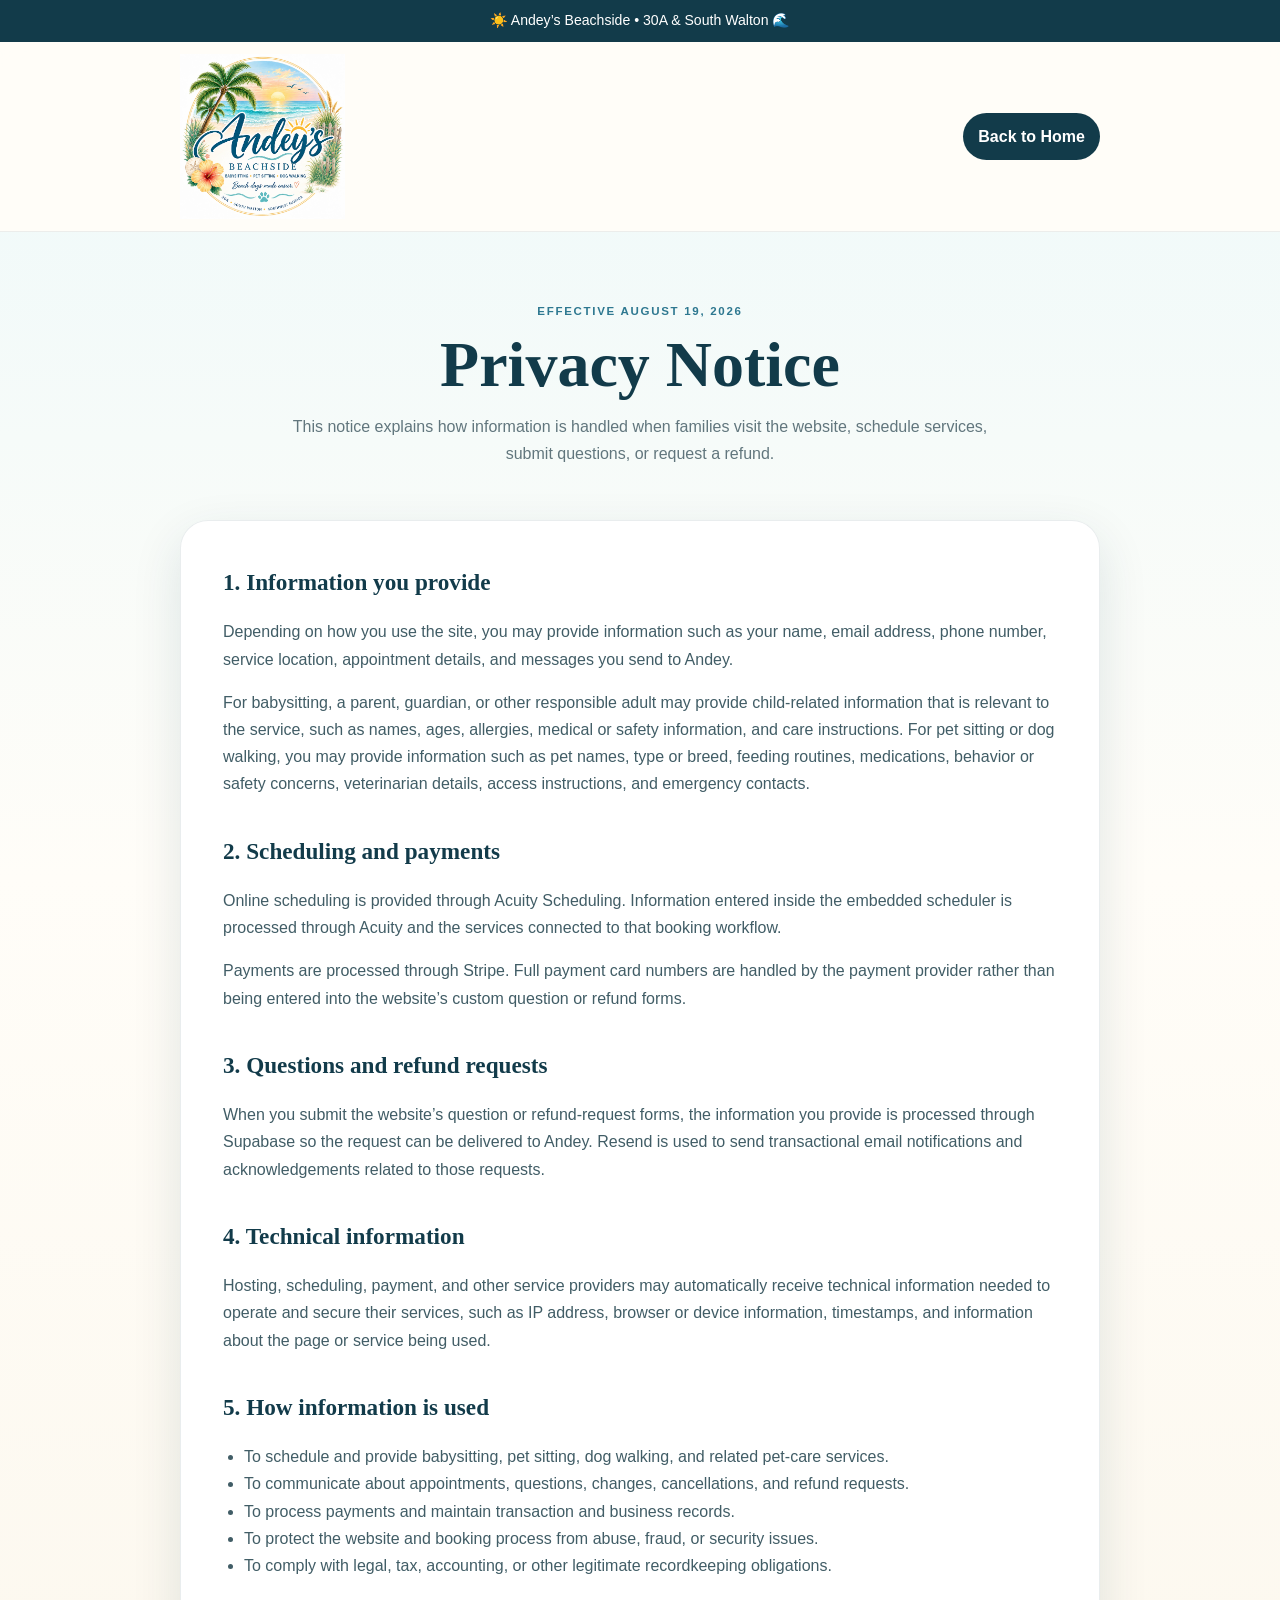
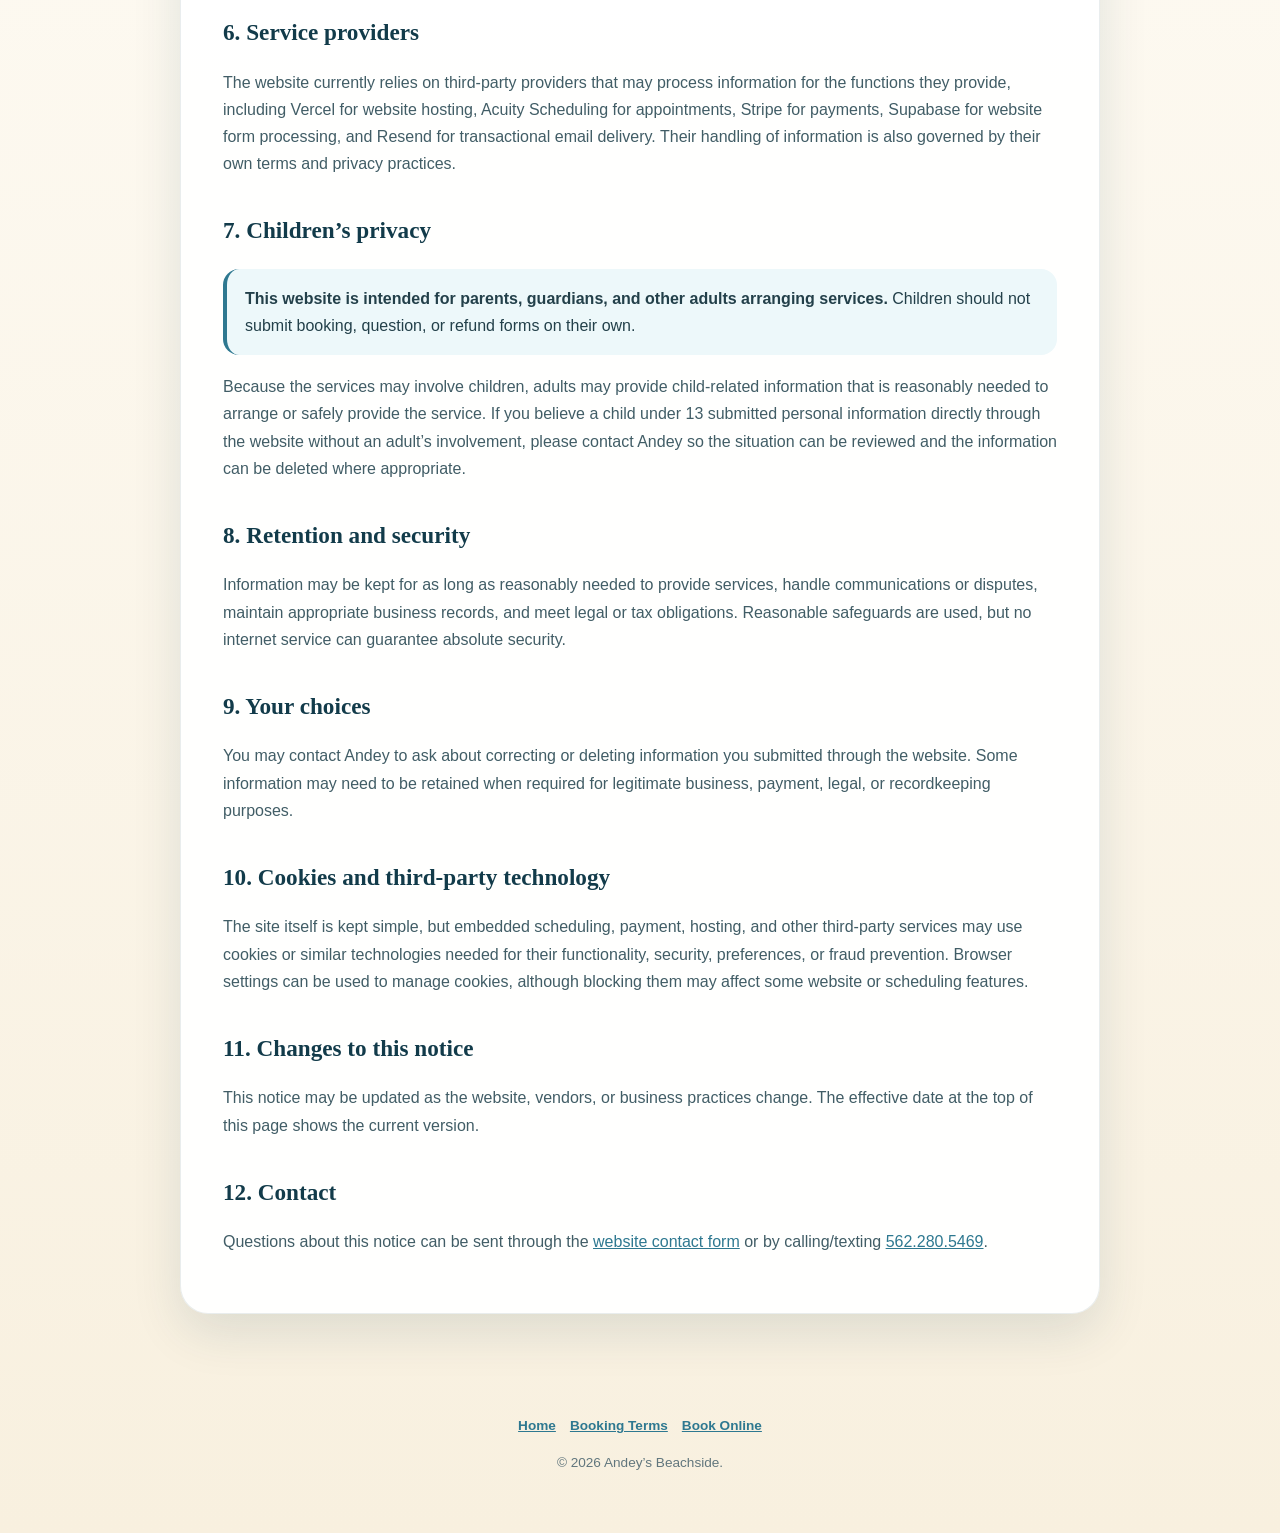
<file: privacy.html>
<!doctype html>
<html lang="en">
<head>
<meta charset="utf-8">
<meta name="viewport" content="width=device-width,initial-scale=1">
<title>Privacy Notice | Andey’s Beachside</title>
<meta name="description" content="Privacy Notice for Andey’s Beachside.">
<meta name="robots" content="index,follow">
<link rel="canonical" href="https://andeysbeachside.com/privacy.html">
<link rel="icon" href="favicon.ico" sizes="any">
<link rel="icon" type="image/png" href="favicon.png">
<link rel="stylesheet" href="legal.css">
</head>
<body>
<div class="topbar">☀️ Andey’s Beachside • 30A &amp; South Walton 🌊</div>
<header><div class="container nav"><a href="index.html" aria-label="Andey’s Beachside home"><img class="brand-logo" src="andeys-logo.webp" width="1536" height="1536" alt="Andey’s Beachside — Babysitting, Pet Sitting & Dog Walking"></a><a class="home-link" href="index.html">Back to Home</a></div></header>
<main>
<section class="hero"><div class="container"><div class="eyebrow">Effective August 19, 2026</div><h1>Privacy Notice</h1><p class="lead">This notice explains how information is handled when families visit the website, schedule services, submit questions, or request a refund.</p></div></section>
<div class="container policy-card">
<h2>1. Information you provide</h2>
<p>Depending on how you use the site, you may provide information such as your name, email address, phone number, service location, appointment details, and messages you send to Andey.</p>
<p>For babysitting, a parent, guardian, or other responsible adult may provide child-related information that is relevant to the service, such as names, ages, allergies, medical or safety information, and care instructions. For pet sitting or dog walking, you may provide information such as pet names, type or breed, feeding routines, medications, behavior or safety concerns, veterinarian details, access instructions, and emergency contacts.</p>

<h2>2. Scheduling and payments</h2>
<p>Online scheduling is provided through Acuity Scheduling. Information entered inside the embedded scheduler is processed through Acuity and the services connected to that booking workflow.</p>
<p>Payments are processed through Stripe. Full payment card numbers are handled by the payment provider rather than being entered into the website’s custom question or refund forms.</p>

<h2>3. Questions and refund requests</h2>
<p>When you submit the website’s question or refund-request forms, the information you provide is processed through Supabase so the request can be delivered to Andey. Resend is used to send transactional email notifications and acknowledgements related to those requests.</p>

<h2>4. Technical information</h2>
<p>Hosting, scheduling, payment, and other service providers may automatically receive technical information needed to operate and secure their services, such as IP address, browser or device information, timestamps, and information about the page or service being used.</p>

<h2>5. How information is used</h2>
<ul>
<li>To schedule and provide babysitting, pet sitting, dog walking, and related pet-care services.</li>
<li>To communicate about appointments, questions, changes, cancellations, and refund requests.</li>
<li>To process payments and maintain transaction and business records.</li>
<li>To protect the website and booking process from abuse, fraud, or security issues.</li>
<li>To comply with legal, tax, accounting, or other legitimate recordkeeping obligations.</li>
</ul>

<h2>6. Service providers</h2>
<p>The website currently relies on third-party providers that may process information for the functions they provide, including Vercel for website hosting, Acuity Scheduling for appointments, Stripe for payments, Supabase for website form processing, and Resend for transactional email delivery. Their handling of information is also governed by their own terms and privacy practices.</p>

<h2>7. Children’s privacy</h2>
<div class="callout"><strong>This website is intended for parents, guardians, and other adults arranging services.</strong> Children should not submit booking, question, or refund forms on their own.</div>
<p>Because the services may involve children, adults may provide child-related information that is reasonably needed to arrange or safely provide the service. If you believe a child under 13 submitted personal information directly through the website without an adult’s involvement, please contact Andey so the situation can be reviewed and the information can be deleted where appropriate.</p>

<h2>8. Retention and security</h2>
<p>Information may be kept for as long as reasonably needed to provide services, handle communications or disputes, maintain appropriate business records, and meet legal or tax obligations. Reasonable safeguards are used, but no internet service can guarantee absolute security.</p>

<h2>9. Your choices</h2>
<p>You may contact Andey to ask about correcting or deleting information you submitted through the website. Some information may need to be retained when required for legitimate business, payment, legal, or recordkeeping purposes.</p>

<h2>10. Cookies and third-party technology</h2>
<p>The site itself is kept simple, but embedded scheduling, payment, hosting, and other third-party services may use cookies or similar technologies needed for their functionality, security, preferences, or fraud prevention. Browser settings can be used to manage cookies, although blocking them may affect some website or scheduling features.</p>

<h2>11. Changes to this notice</h2>
<p>This notice may be updated as the website, vendors, or business practices change. The effective date at the top of this page shows the current version.</p>

<h2>12. Contact</h2>
<p>Questions about this notice can be sent through the <a href="index.html#contact">website contact form</a> or by calling/texting <a href="tel:+15622805469">562.280.5469</a>.</p>
</div>
</main>
<div class="footer"><div class="container"><a href="index.html">Home</a><a href="terms.html">Booking Terms</a><a href="index.html#book">Book Online</a><p>© 2026 Andey’s Beachside.</p></div></div>
</body></html>
</file>
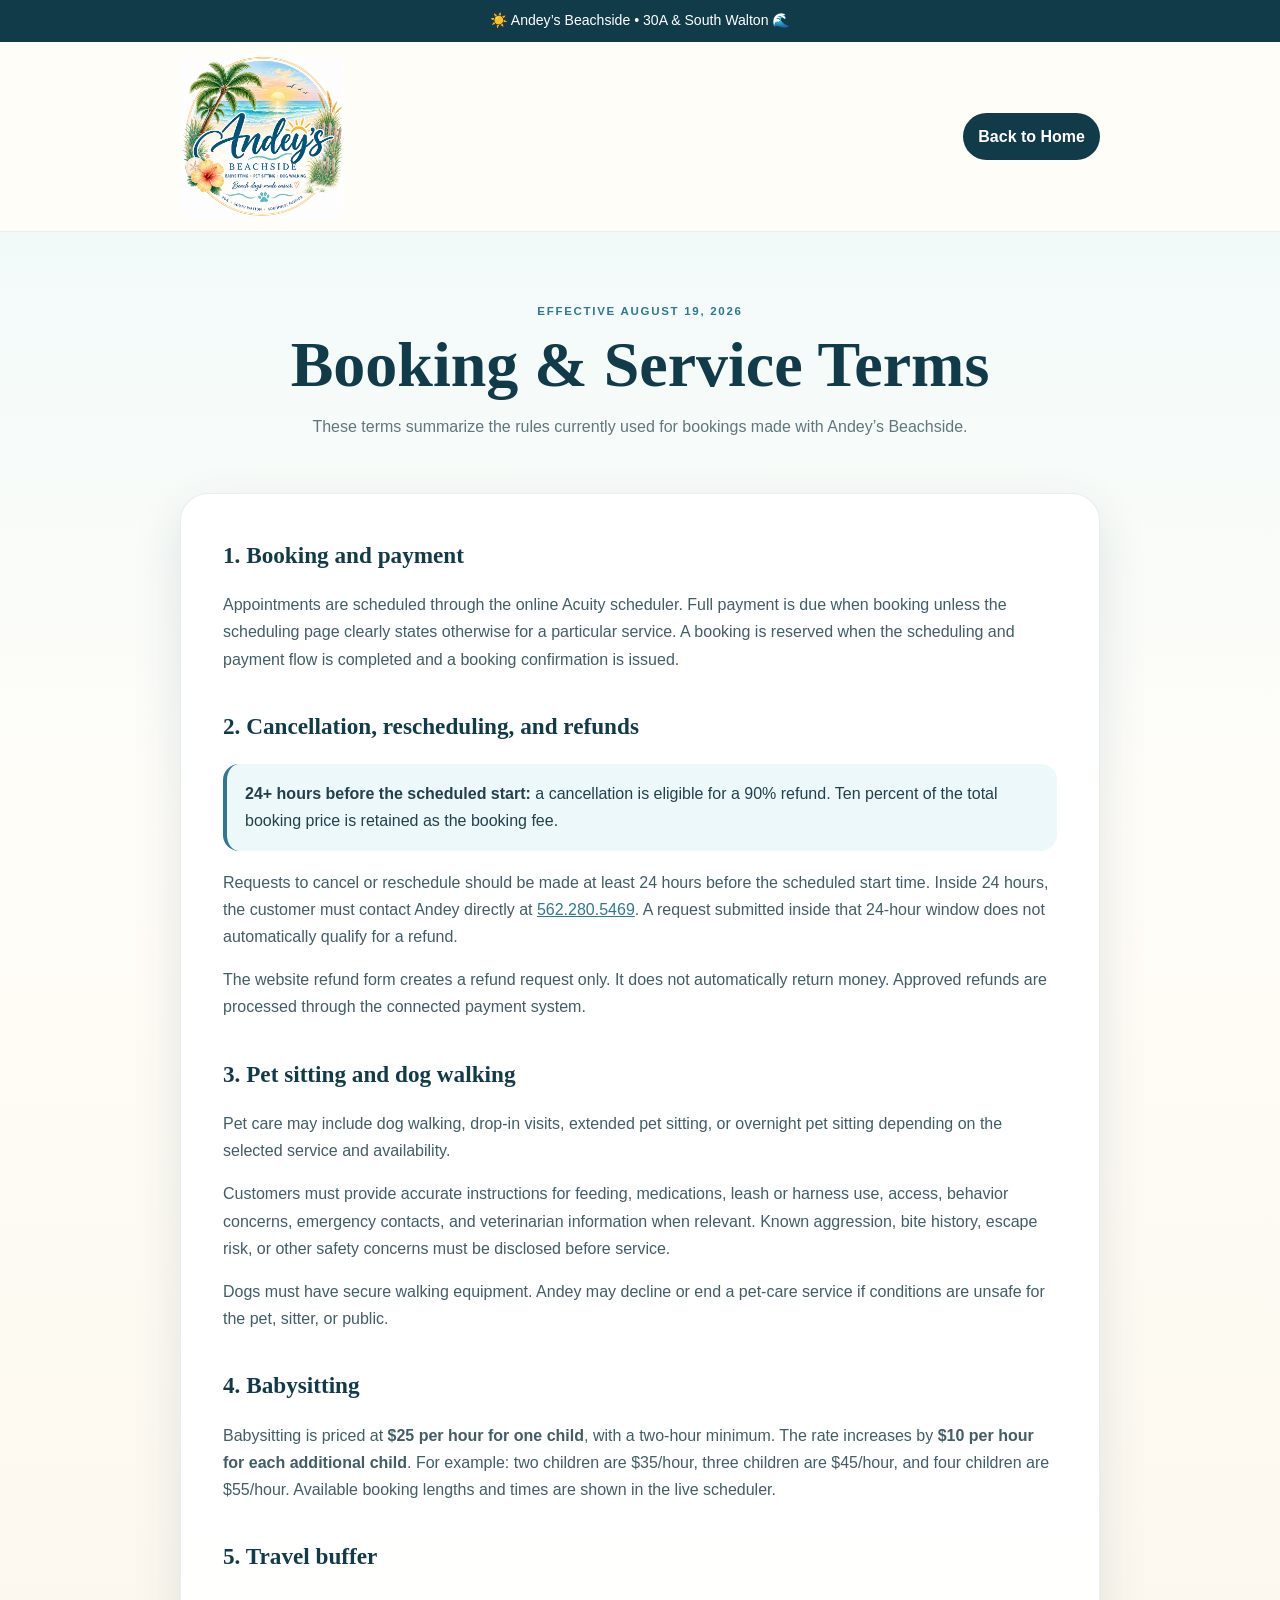
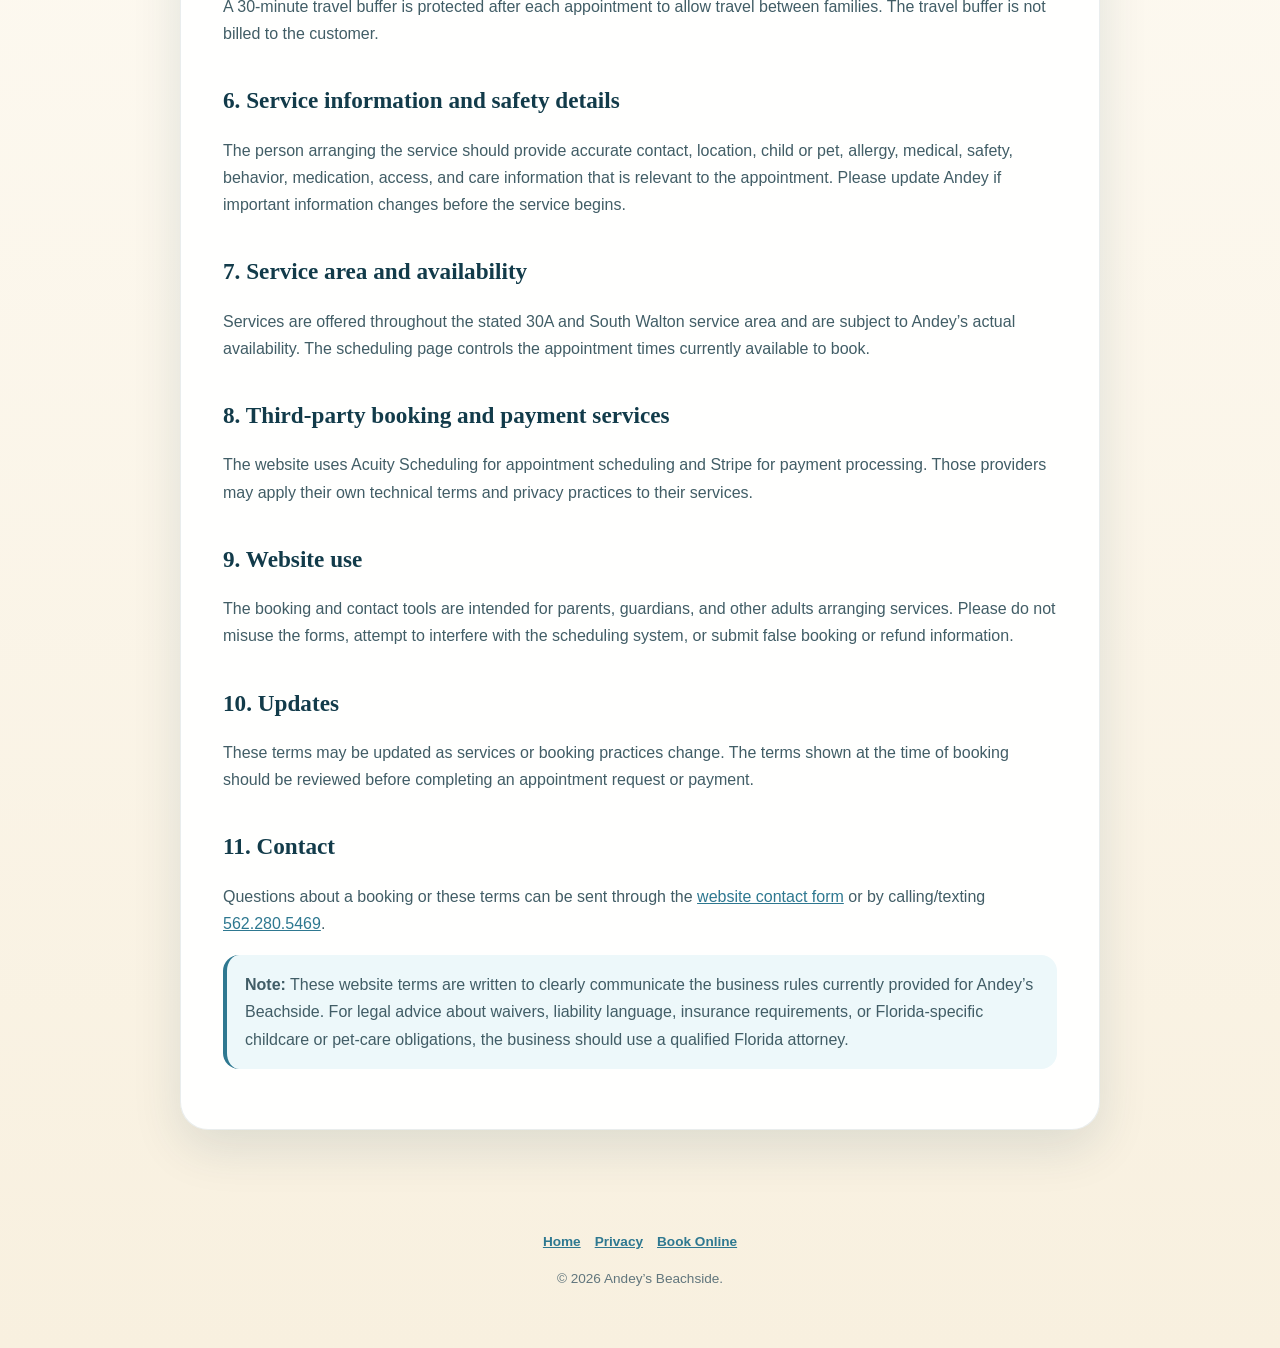
<file: terms.html>
<!doctype html>
<html lang="en">
<head>
<meta charset="utf-8">
<meta name="viewport" content="width=device-width,initial-scale=1">
<title>Booking Terms | Andey’s Beachside</title>
<meta name="description" content="Booking, payment, cancellation, refund, babysitting, pet sitting, and dog walking terms for Andey’s Beachside.">
<meta name="robots" content="index,follow">
<link rel="canonical" href="https://andeysbeachside.com/terms.html">
<link rel="icon" href="favicon.ico" sizes="any">
<link rel="icon" type="image/png" href="favicon.png">
<link rel="stylesheet" href="legal.css">
</head>
<body>
<div class="topbar">☀️ Andey’s Beachside • 30A &amp; South Walton 🌊</div>
<header><div class="container nav"><a href="index.html" aria-label="Andey’s Beachside home"><img class="brand-logo" src="andeys-logo.webp" width="1536" height="1536" alt="Andey’s Beachside — Babysitting, Pet Sitting & Dog Walking"></a><a class="home-link" href="index.html">Back to Home</a></div></header>
<main>
<section class="hero"><div class="container"><div class="eyebrow">Effective August 19, 2026</div><h1>Booking &amp; Service Terms</h1><p class="lead">These terms summarize the rules currently used for bookings made with Andey’s Beachside.</p></div></section>
<div class="container policy-card">
<h2>1. Booking and payment</h2>
<p>Appointments are scheduled through the online Acuity scheduler. Full payment is due when booking unless the scheduling page clearly states otherwise for a particular service. A booking is reserved when the scheduling and payment flow is completed and a booking confirmation is issued.</p>

<h2>2. Cancellation, rescheduling, and refunds</h2>
<div class="callout"><strong>24+ hours before the scheduled start:</strong> a cancellation is eligible for a 90% refund. Ten percent of the total booking price is retained as the booking fee.</div>
<p>Requests to cancel or reschedule should be made at least 24 hours before the scheduled start time. Inside 24 hours, the customer must contact Andey directly at <a href="tel:+15622805469">562.280.5469</a>. A request submitted inside that 24-hour window does not automatically qualify for a refund.</p>

<p>The website refund form creates a refund request only. It does not automatically return money. Approved refunds are processed through the connected payment system.</p>

<h2>3. Pet sitting and dog walking</h2>
<p>Pet care may include dog walking, drop-in visits, extended pet sitting, or overnight pet sitting depending on the selected service and availability.</p>
<p>Customers must provide accurate instructions for feeding, medications, leash or harness use, access, behavior concerns, emergency contacts, and veterinarian information when relevant. Known aggression, bite history, escape risk, or other safety concerns must be disclosed before service.</p>
<p>Dogs must have secure walking equipment. Andey may decline or end a pet-care service if conditions are unsafe for the pet, sitter, or public.</p>
<h2>4. Babysitting</h2>
<p>Babysitting is priced at <strong>$25 per hour for one child</strong>, with a two-hour minimum. The rate increases by <strong>$10 per hour for each additional child</strong>. For example: two children are $35/hour, three children are $45/hour, and four children are $55/hour. Available booking lengths and times are shown in the live scheduler.</p>

<h2>5. Travel buffer</h2>
<p>A 30-minute travel buffer is protected after each appointment to allow travel between families. The travel buffer is not billed to the customer.</p>

<h2>6. Service information and safety details</h2>
<p>The person arranging the service should provide accurate contact, location, child or pet, allergy, medical, safety, behavior, medication, access, and care information that is relevant to the appointment. Please update Andey if important information changes before the service begins.</p>

<h2>7. Service area and availability</h2>
<p>Services are offered throughout the stated 30A and South Walton service area and are subject to Andey’s actual availability. The scheduling page controls the appointment times currently available to book.</p>

<h2>8. Third-party booking and payment services</h2>
<p>The website uses Acuity Scheduling for appointment scheduling and Stripe for payment processing. Those providers may apply their own technical terms and privacy practices to their services.</p>

<h2>9. Website use</h2>
<p>The booking and contact tools are intended for parents, guardians, and other adults arranging services. Please do not misuse the forms, attempt to interfere with the scheduling system, or submit false booking or refund information.</p>

<h2>10. Updates</h2>
<p>These terms may be updated as services or booking practices change. The terms shown at the time of booking should be reviewed before completing an appointment request or payment.</p>

<h2>11. Contact</h2>
<p>Questions about a booking or these terms can be sent through the <a href="index.html#contact">website contact form</a> or by calling/texting <a href="tel:+15622805469">562.280.5469</a>.</p>

<p class="callout"><strong>Note:</strong> These website terms are written to clearly communicate the business rules currently provided for Andey’s Beachside. For legal advice about waivers, liability language, insurance requirements, or Florida-specific childcare or pet-care obligations, the business should use a qualified Florida attorney.</p>
</div>
</main>
<div class="footer"><div class="container"><a href="index.html">Home</a><a href="privacy.html">Privacy</a><a href="index.html#book">Book Online</a><p>© 2026 Andey’s Beachside.</p></div></div>
</body></html>
</file>
<file: styles.css>
:root{--navy:#123b4a;--deep:#0b2d38;--blue:#2e7890;--aqua:#8fd2dc;--sky:#dff3f6;--sand:#f8f0df;--cream:#fffdf8;--coral:#e89b78;--sun:#f5cf72;--peach:#f7c6a8;--text:#23404a;--muted:#61767d;--white:#fff;--green:#377d67;--red:#a94c4c;--shadow:0 18px 55px rgba(18,59,74,.12);--shadow-soft:0 10px 30px rgba(18,59,74,.08);--radius:28px}*{box-sizing:border-box}html{scroll-behavior:smooth}body{margin:0;font-family:Arial,Helvetica,sans-serif;color:var(--text);background:var(--cream);line-height:1.65;overflow-x:hidden}a{text-decoration:none;color:inherit}.container{width:min(1160px,92%);margin:auto}.topbar{background:var(--navy);color:#fff;text-align:center;padding:9px 15px;font-size:.84rem;font-weight:800;letter-spacing:.6px}.topbar span{margin:0 8px}.demo-banner{background:#fff3c8;color:#574315;padding:9px 15px;text-align:center;font-weight:800;border-bottom:1px solid #ead38d;font-size:.88rem}.demo-banner a{text-decoration:underline}header{position:sticky;top:0;z-index:30;background:rgba(255,253,248,.94);backdrop-filter:blur(16px);border-bottom:1px solid rgba(18,59,74,.08)}.nav{display:flex;align-items:center;justify-content:space-between;padding:13px 0;gap:18px}.brand{display:flex;align-items:center;gap:10px;color:var(--navy)}.brand-mark{display:grid;place-items:center;width:44px;height:44px;border:2px solid var(--blue);border-radius:50% 47% 52% 48%;font-family:Georgia,serif;font-size:1.55rem;font-style:italic;transform:rotate(-6deg);box-shadow:inset 0 0 0 4px var(--cream)}.brand-copy{font-weight:700;line-height:1}.brand-copy strong,.brand-copy em{display:block}.brand-copy strong{font-size:.97rem}.brand-copy em{font-size:.67rem;color:var(--blue);margin-top:5px;font-weight:600;letter-spacing:.4px}nav{display:flex;gap:20px;align-items:center}nav a{font-weight:800;font-size:.86rem;color:var(--navy);position:relative}nav a:after{content:"";position:absolute;left:0;right:100%;bottom:-5px;height:2px;background:var(--coral);transition:.2s}nav a:hover:after{right:0}.btn{display:inline-flex;align-items:center;justify-content:center;gap:7px;background:var(--coral);color:#fff;padding:12px 19px;border-radius:999px;font-weight:900;border:0;cursor:pointer;box-shadow:0 8px 20px rgba(232,155,120,.27);font:inherit;transition:transform .2s,box-shadow .2s}.btn:hover{transform:translateY(-2px);box-shadow:0 12px 24px rgba(232,155,120,.32)}.btn.big{padding:14px 22px}.btn.secondary{background:var(--navy);box-shadow:0 8px 20px rgba(18,59,74,.18)}.btn.light{background:#fff;color:var(--navy);border:1px solid #d5e3e6;box-shadow:none}.btn.danger{background:var(--red)}.btn.success{background:var(--green)}.btn:disabled{opacity:.45;cursor:not-allowed;transform:none}.eyebrow{color:var(--blue);font-weight:900;text-transform:uppercase;letter-spacing:2.2px;font-size:.75rem}h1,h2,h3{color:var(--navy)}h1,h2{font-family:Georgia,'Times New Roman',serif}h1{font-size:clamp(3.1rem,7vw,6.3rem);line-height:.91;margin:15px 0 24px;letter-spacing:-3.5px;font-weight:700}h1 span,h2 span{color:var(--coral);font-style:italic;font-weight:500}h2{font-size:clamp(2.4rem,4.8vw,4.2rem);line-height:1.02;margin:9px 0 16px;letter-spacing:-1.8px}h3{font-size:1.4rem;line-height:1.15}.muted{color:var(--muted)}section{padding:94px 0;position:relative}.section-head{text-align:center;max-width:790px;margin:0 auto 48px}.section-head p{color:var(--muted);font-size:1.04rem}.hero{min-height:720px;display:flex;align-items:center;position:relative;overflow:hidden;background:linear-gradient(105deg,#fffdf8 0%,#fffdf8 47%,rgba(255,253,248,.79) 63%,rgba(255,253,248,.08) 100%),linear-gradient(155deg,#fce5cc 0 22%,#dff3f6 22% 70%,#93d1da 70%);isolation:isolate}.hero:before{content:"";position:absolute;width:760px;height:760px;border:1px solid rgba(255,255,255,.48);border-radius:49% 51% 43% 57%;right:-220px;top:-270px;transform:rotate(18deg)}.sun-orb{position:absolute;right:13%;top:12%;width:120px;height:120px;border-radius:50%;background:var(--sun);box-shadow:0 0 0 22px rgba(245,207,114,.16),0 0 0 45px rgba(245,207,114,.08)}.hero-layout{display:grid;grid-template-columns:1.1fr .8fr;gap:60px;align-items:center;position:relative;z-index:3}.hero-content{padding:80px 0;max-width:680px}.hero-content>p{font-size:1.18rem;color:var(--muted);max-width:620px}.hero-pills{display:flex;gap:9px;flex-wrap:wrap;margin-top:24px}.hero-pills span{background:rgba(255,255,255,.76);border:1px solid rgba(46,120,144,.13);border-radius:999px;padding:8px 12px;font-size:.78rem;font-weight:800;color:var(--navy);box-shadow:var(--shadow-soft)}.coastal-card{height:440px;border-radius:34px 34px 90px 34px;position:relative;overflow:hidden;background:linear-gradient(#f9d8b7 0 34%,#c6e9ec 34% 55%,#63aabb 55%);box-shadow:0 30px 70px rgba(18,59,74,.2);transform:rotate(2deg);border:10px solid rgba(255,255,255,.86)}.coastal-card:after{content:"";position:absolute;left:-10%;right:-10%;bottom:27%;height:90px;background:rgba(255,255,255,.28);border-radius:50% 45% 0 0;transform:rotate(-3deg)}.postcard-stamp{position:absolute;right:24px;top:22px;width:62px;height:62px;border:2px dashed rgba(18,59,74,.55);display:grid;place-items:center;text-align:center;color:var(--navy);font-weight:900;line-height:.9;transform:rotate(7deg);z-index:3}.postcard-stamp small{font-size:.6rem}.coastal-sun{position:absolute;right:84px;top:65px;font-size:5.3rem;color:#f6c75e;line-height:1}.palm{position:absolute;left:22px;bottom:68px;font-size:7.5rem;z-index:3;filter:saturate(.8)}.coastal-copy{position:absolute;left:26px;right:26px;bottom:22px;color:white;z-index:5;text-shadow:0 2px 10px rgba(0,0,0,.2)}.coastal-copy small,.coastal-copy strong{display:block}.coastal-copy small{font-size:.72rem;text-transform:uppercase;letter-spacing:1.5px}.coastal-copy strong{font-family:Georgia,serif;font-style:italic;font-size:1.2rem}.water-lines{position:absolute;left:0;right:0;bottom:90px;z-index:2}.water-lines i{display:block;width:75%;height:12px;border-top:3px solid rgba(255,255,255,.62);border-radius:50%;margin:10px auto;transform:rotate(-2deg)}.hero-wave{position:absolute;left:-5%;width:110%;height:90px;border-radius:50%;background:rgba(255,255,255,.32);bottom:-53px}.wave-two{bottom:-35px;left:15%;opacity:.5}.ticker{overflow:hidden;background:var(--navy);color:#dff3f6;padding:13px 0;white-space:nowrap;font-weight:900;font-size:.77rem;letter-spacing:2px}.ticker div{width:max-content;animation:marquee 28s linear infinite}@keyframes marquee{to{transform:translateX(-50%)}}.services-intro{background:var(--cream)}.personality-cards{display:grid;grid-template-columns:repeat(3,1fr);gap:22px}.card,.panel{background:#fff;border:1px solid rgba(18,59,74,.08);border-radius:var(--radius);padding:29px;box-shadow:var(--shadow)}.service-card{position:relative;overflow:hidden;min-height:430px;display:flex;flex-direction:column}.service-card:before{content:"";position:absolute;right:-32px;top:-32px;width:105px;height:105px;border-radius:50%;background:var(--sky)}.swim-card{border-top:6px solid var(--aqua)}.semi-card{border-top:6px solid var(--sun)}.sit-card{border-top:6px solid var(--coral)}.semi-card:before{background:#fff1c9}.sit-card:before{background:#fde7dc}.card-number{position:absolute;right:22px;top:18px;color:rgba(18,59,74,.23);font-family:Georgia,serif;font-size:2rem;font-style:italic}.service-card .icon{font-size:2.7rem;position:relative;z-index:2}.service-card h3{font-family:Georgia,serif;font-size:1.7rem;margin-bottom:9px}.service-card p{color:var(--muted)}.service-card ul{padding-left:20px;color:var(--muted);margin:8px 0 24px}.service-card .btn{margin-top:auto;align-self:flex-start}.sand{background:var(--sand)}.about{display:grid;grid-template-columns:.85fr 1fr;gap:70px;align-items:center}.about-art{min-height:480px;border-radius:60px 24px 60px 24px;background:linear-gradient(145deg,#bfe6eb,#eff8f7 47%,#fde7cc 47% 100%);position:relative;box-shadow:var(--shadow);overflow:hidden;border:8px solid #fff}.about-art:after{content:"";position:absolute;left:-15%;right:-15%;height:160px;bottom:-80px;background:#66acbb;border-radius:50% 50% 0 0}.sun-doodle{position:absolute;right:14%;top:10%;font-size:7rem;color:var(--sun)}.wave-doodle{position:absolute;left:12%;top:45%;font-size:4rem;letter-spacing:-12px;color:var(--blue);transform:rotate(-5deg)}.shell-doodle{position:absolute;left:16%;bottom:16%;font-size:8rem;color:#e9a681;transform:rotate(-20deg);opacity:.7}.note-card{position:absolute;z-index:3;right:8%;bottom:9%;background:#fffdf8;padding:18px 20px;border-radius:6px;box-shadow:0 14px 35px rgba(18,59,74,.14);transform:rotate(3deg)}.note-card span,.note-card strong{display:block}.note-card span{font-size:.64rem;text-transform:uppercase;letter-spacing:1.6px;color:var(--blue);font-weight:900}.note-card strong{font-family:Georgia,serif;font-size:1.15rem;color:var(--navy);font-style:italic}.about p{color:var(--muted);font-size:1.03rem}.pill-row{display:flex;flex-wrap:wrap;gap:9px;margin-top:23px}.pill{background:#fff;border:1px solid rgba(18,59,74,.09);padding:9px 13px;border-radius:999px;font-weight:800;font-size:.82rem;color:var(--navy);box-shadow:var(--shadow-soft)}.expect-section{background:#fff}.expect-grid{display:grid;grid-template-columns:repeat(4,1fr);border-top:1px solid #dce9eb;border-bottom:1px solid #dce9eb}.expect-grid>div{padding:30px 26px;border-right:1px solid #dce9eb}.expect-grid>div:last-child{border-right:0}.expect-grid b{font-family:Georgia,serif;font-style:italic;color:var(--coral);font-size:1.7rem}.expect-grid h3{margin:9px 0}.expect-grid p{color:var(--muted);font-size:.92rem}.area-section{padding-top:45px;background:var(--cream)}.area-card{background:var(--navy);border-radius:42px;min-height:430px;color:#fff;display:grid;grid-template-columns:1.08fr .92fr;overflow:hidden;box-shadow:0 24px 65px rgba(18,59,74,.2)}.map-copy{padding:58px}.map-copy h2{color:#fff}.map-copy p{color:#cce2e6;max-width:610px}.eyebrow.light{color:#9adce5}.location-line{display:flex;gap:10px;flex-wrap:wrap;margin:24px 0;font-weight:900;color:#fff}.location-line span{color:var(--coral)}.mini-map{position:relative;min-height:430px;background:linear-gradient(150deg,#f5ddbb 0 56%,#72b7c4 56%);overflow:hidden}.mini-map:after{content:"";position:absolute;left:35%;top:-10%;bottom:-10%;width:9px;background:#fff5de;transform:rotate(18deg);box-shadow:0 0 0 2px rgba(18,59,74,.08)}.route{position:absolute;left:46%;top:46%;z-index:3;background:#fff;color:var(--navy);padding:7px 10px;border-radius:8px;font-weight:900;border:2px solid var(--navy)}.dot{position:absolute;width:15px;height:15px;border:4px solid #fff;background:var(--coral);border-radius:50%;z-index:4;box-shadow:0 2px 5px rgba(0,0,0,.15)}.d1{left:30%;top:24%}.d2{left:56%;top:50%}.d3{left:39%;top:69%}.road{position:absolute;height:3px;background:rgba(18,59,74,.18);width:70%;left:10%;z-index:2}.r1{top:35%;transform:rotate(14deg)}.r2{top:66%;transform:rotate(-9deg)}.map-water{position:absolute;right:8%;bottom:10%;color:rgba(255,255,255,.8);font-weight:900;letter-spacing:2px;text-align:right;font-size:.72rem;z-index:2}.book{background:linear-gradient(135deg,#dff3f6,#fff3e9 56%,#fffdf8);padding-top:125px}.top-wave{position:absolute;top:-1px;left:-5%;width:110%;height:80px;background:var(--cream);clip-path:polygon(0 0,100% 0,100% 34%,85% 61%,66% 32%,48% 72%,28% 38%,10% 68%,0 42%)}.book-head{margin-bottom:34px}.booking-shell{max-width:920px;margin:auto;background:rgba(255,255,255,.94);border:1px solid rgba(255,255,255,.9);border-radius:34px;box-shadow:0 25px 70px rgba(18,59,74,.16);overflow:hidden}.progress{display:grid;grid-template-columns:repeat(4,1fr);background:#f4f9fa;border-bottom:1px solid #e1ecee}.progress div{text-align:center;padding:15px 7px;font-size:.82rem;font-weight:900;color:#789098}.progress .active{background:var(--sky);color:var(--navy)}.progress .done{color:var(--green)}.booking-page{display:none;padding:38px}.booking-page.active{display:block}.booking-page h3{font-family:Georgia,serif;font-size:2rem;margin:8px 0 15px}.service-picker{display:grid;grid-template-columns:repeat(3,1fr);gap:13px}.service-option{border:2px solid #e3edef;background:#fff;border-radius:20px;padding:23px 16px;text-align:left;color:var(--text);cursor:pointer;font:inherit;transition:.2s}.service-option:hover{transform:translateY(-2px);border-color:#b9dfe4}.service-option strong,.service-option small{display:block}.service-option strong{color:var(--navy);font-size:1rem}.service-option small{color:var(--muted);margin-top:5px}.service-option.selected{border-color:var(--blue);background:var(--sky);box-shadow:0 10px 24px rgba(46,120,144,.12)}.booking-grid{display:grid;grid-template-columns:1fr 1fr;gap:15px}.full{grid-column:1/-1}label{font-weight:900;color:var(--navy);font-size:.88rem}input,select,textarea{width:100%;padding:13px 14px;margin-top:6px;border:1px solid #cddde1;border-radius:13px;font:inherit;background:#fff;transition:.2s}input:focus,select:focus,textarea:focus{outline:none;border-color:var(--blue);box-shadow:0 0 0 4px rgba(46,120,144,.1)}textarea{min-height:105px;resize:vertical}.time-grid{display:grid;grid-template-columns:repeat(4,1fr);gap:9px;margin-top:9px}.time-slot{padding:11px 8px;border:1px solid #c9dde1;background:#fff;border-radius:12px;color:var(--navy);font-weight:900;cursor:pointer}.time-slot.selected{background:var(--navy);color:#fff}.time-slot.unavailable{background:#edf1f2;color:#9ca9ad;text-decoration:line-through;cursor:not-allowed}.booking-nav{display:flex;justify-content:space-between;gap:12px;margin-top:28px}.note{font-size:.85rem;color:var(--muted)}.summary{background:#f7faf9;border-radius:16px;padding:6px 18px}.summary-row{display:flex;justify-content:space-between;gap:20px;border-bottom:1px solid #e0e9e9;padding:12px 0}.summary-row:last-child{border:0}.success-box{text-align:center;padding:30px}.success-sun{font-size:4rem}.confirmation-code{display:inline-block;background:var(--navy);color:#fff;border-radius:13px;padding:11px 17px;font-weight:900;letter-spacing:1px}.payment-choice{display:grid;grid-template-columns:1fr 1fr;gap:12px;margin:18px 0}.pay-card{border:2px solid #e3edef;border-radius:19px;padding:19px;background:#fff;cursor:pointer}.pay-card.selected{border-color:var(--blue);background:var(--sky)}.price-line{display:flex;justify-content:space-between;gap:16px;padding:10px 0;border-bottom:1px solid #e4ecee}.price-line.total{font-size:1.15rem;font-weight:900;border-bottom:0}.notice{padding:14px 16px;border-radius:14px;background:#fff4cf;border:1px solid #ecd78d}.policy-box{max-height:180px;overflow:auto;padding:16px;border:1px solid #d8e5e7;border-radius:14px;background:#fbfdfd}.inline-check{display:flex;align-items:flex-start;gap:9px;font-weight:600}.inline-check input{width:auto;margin-top:5px}.badge{display:inline-flex;padding:5px 9px;border-radius:999px;font-size:.76rem;font-weight:900}.Paid{background:#dff1e9;color:#2f6e59}.Deposit-Paid{background:#dff3f6;color:#245d70}.Unpaid{background:#f7dddd;color:#914141}.Refunded{background:#e8e3f4;color:#5e4c81}.mode-card{margin:24px auto 0;max-width:900px;background:#fff;padding:17px 20px;border-radius:16px;border:1px solid #dce9eb}.admin-hero{padding:52px 0 32px;background:linear-gradient(135deg,#e9f7f7,#fff3e7)}.admin-grid{display:grid;grid-template-columns:repeat(4,1fr);gap:14px;margin-top:25px}.metric{background:#fff;border-radius:18px;padding:20px;box-shadow:var(--shadow)}.metric strong{font-size:1.8rem;color:var(--navy);display:block}.toolbar{display:flex;gap:10px;flex-wrap:wrap;align-items:end;margin-bottom:20px}.toolbar>div{min-width:180px;flex:1}.table-wrap{overflow:auto;background:#fff;border-radius:20px;box-shadow:var(--shadow)}table{width:100%;border-collapse:collapse;min-width:900px}th,td{padding:13px 14px;text-align:left;border-bottom:1px solid #e8eeee;font-size:.9rem}th{background:#f4f9fa;color:var(--navy)}.status{display:inline-block;padding:5px 9px;border-radius:999px;font-size:.78rem;font-weight:800}.Requested{background:#fff0c9;color:#755b13}.Confirmed{background:#dff1e9;color:#2f6e59}.Cancelled{background:#f7dddd;color:#914141}.Blocked{background:#e0e6e8;color:#50636a}.action-row{display:flex;gap:6px;flex-wrap:wrap}.tiny{padding:7px 10px;font-size:.77rem;box-shadow:none}.block-form{display:grid;grid-template-columns:1fr 1fr 1fr 1fr auto;gap:10px;align-items:end}.empty{text-align:center;padding:35px;color:var(--muted)}.manage-card{max-width:760px;margin:auto}.launch-grid{display:grid;grid-template-columns:repeat(3,1fr);gap:16px}.launch-card{background:#fff;border-radius:18px;padding:21px;border:1px solid #dde8ea}.hidden{display:none!important}footer{background:var(--deep);color:#dbecef;padding:65px 0 30px;position:relative;overflow:hidden}.footer-wave{position:absolute;top:-1px;left:-5%;width:110%;height:45px;background:var(--cream);clip-path:polygon(0 0,100% 0,100% 32%,86% 75%,70% 37%,53% 82%,36% 39%,17% 72%,0 35%)}.footer-grid{display:grid;grid-template-columns:2fr 1fr;gap:50px}.footer-brand{font-family:Georgia,serif;font-size:1.7rem;line-height:1.05;color:#fff}.footer-brand strong{font-style:italic;color:var(--sun)}footer p{max-width:520px;color:#bcd3d8}.footer-saying{text-transform:uppercase;letter-spacing:2px;font-size:.68rem;color:var(--coral);font-weight:900;margin-top:20px}.footer-links{display:grid;grid-template-columns:1fr 1fr;gap:8px 18px}.footer-links a{font-weight:700}.copyright{border-top:1px solid rgba(255,255,255,.12);margin-top:34px;padding-top:19px;font-size:.8rem;color:#94b3ba}.menu{display:none;background:none;border:0;font-size:1.6rem}
@media(max-width:940px){nav{display:none}.nav>.btn{display:none}.hero-layout{grid-template-columns:1fr}.coastal-card{display:none}.hero{min-height:630px}.personality-cards{grid-template-columns:1fr 1fr}.about{grid-template-columns:1fr}.expect-grid{grid-template-columns:1fr 1fr}.expect-grid>div:nth-child(2){border-right:0}.expect-grid>div{border-bottom:1px solid #dce9eb}.area-card{grid-template-columns:1fr}.mini-map{min-height:320px}.admin-grid{grid-template-columns:1fr 1fr}.block-form{grid-template-columns:1fr 1fr}}
@media(max-width:620px){section{padding:72px 0}h1{font-size:3.6rem}.hero{min-height:590px}.hero-content{padding:65px 0}.personality-cards,.expect-grid,.service-picker,.admin-grid,.block-form{grid-template-columns:1fr}.expect-grid>div{border-right:0}.map-copy{padding:38px 27px}.booking-grid{grid-template-columns:1fr}.full{grid-column:auto}.time-grid{grid-template-columns:repeat(2,1fr)}.booking-page{padding:25px 18px}.booking-nav{flex-direction:column-reverse}.booking-nav .btn{width:100%}.summary-row{flex-direction:column;gap:2px}.payment-choice,.launch-grid{grid-template-columns:1fr}.footer-grid{grid-template-columns:1fr}.footer-links{grid-template-columns:1fr 1fr}.hero-pills{display:none}}

/* Production pricing / scheduling v3 */
.personality-cards{grid-template-columns:repeat(2,minmax(0,1fr))}
.service-picker{grid-template-columns:repeat(2,minmax(0,1fr))}
@media(max-width:620px){.personality-cards,.service-picker{grid-template-columns:1fr}}

/* 24-hour cancellation policy */
.cancellation-card{
  margin:24px 0 8px;
  padding:18px 20px;
  display:flex;
  gap:14px;
  align-items:flex-start;
  border-radius:20px;
  background:linear-gradient(135deg,rgba(255,244,201,.9),rgba(255,232,220,.88));
  border:1px solid rgba(232,155,120,.28);
  box-shadow:0 10px 28px rgba(18,59,74,.08);
}
.cancellation-card .policy-sun{font-size:1.65rem;line-height:1}
.cancellation-card strong{display:block;color:var(--navy);font-size:1.03rem;margin-bottom:4px}
.cancellation-card p{margin:0;color:var(--muted)}

/* Secure launch v4.3 — Coach Andey */
.coach-photo-wrap{
  background:var(--cream);
  border-radius:30px;
  overflow:hidden;
  box-shadow:var(--shadow);
  border:1px solid rgba(18,59,74,.09);
  transform:rotate(-1deg);
}
.coach-photo{
  display:block;
  width:100%;
  height:auto;
  max-height:720px;
  object-fit:cover;
  object-position:center top;
}
@media(max-width:800px){
  .coach-photo-wrap{transform:none}
  .coach-photo{max-height:none}
}

/* v4.4 visual cleanup — Meet Andey + service area */
.about-clean{grid-template-columns:minmax(320px,.88fr) minmax(0,1.12fr);gap:72px}
.about-copy{min-width:0}
.coach-photo-wrap{
  position:relative;
  background:#fff;
  padding:12px 12px 58px;
  border-radius:28px;
  overflow:visible;
  transform:rotate(-1.2deg);
  box-shadow:0 24px 60px rgba(18,59,74,.16);
}
.coach-photo{
  width:100%;
  display:block;
  border-radius:19px;
  max-height:620px;
  object-fit:cover;
  object-position:center 30%;
}
.photo-tape{
  position:absolute;
  width:92px;height:25px;
  left:50%;top:-10px;
  transform:translateX(-50%) rotate(2deg);
  background:rgba(245,207,114,.72);
  z-index:3;
}
.photo-caption{
  position:absolute;
  left:24px;right:24px;bottom:17px;
  display:flex;justify-content:space-between;align-items:center;gap:12px;
  color:var(--navy);
}
.photo-caption span{font-family:Georgia,serif;font-style:italic;font-size:1.05rem}
.photo-caption strong{font-size:.72rem;letter-spacing:1.6px;text-transform:uppercase;color:var(--blue)}

.area-card-clean{
  min-height:0;
  grid-template-columns:1.08fr .92fr;
  align-items:stretch;
}
.service-chips{
  display:flex;flex-wrap:wrap;gap:10px;
  margin:25px 0 20px;
}
.service-chips span{
  background:rgba(255,255,255,.1);
  border:1px solid rgba(255,255,255,.17);
  color:#fff;
  border-radius:999px;
  padding:9px 13px;
  font-weight:900;
  font-size:.83rem;
}
.service-note{
  max-width:620px;
  margin:0 0 27px;
  padding:15px 17px;
  border-left:3px solid var(--sun);
  background:rgba(255,255,255,.07);
  border-radius:0 14px 14px 0;
}
.service-note strong,.service-note span{display:block}
.service-note strong{color:#fff;margin-bottom:3px}
.service-note span{color:#cce2e6;font-size:.9rem}

.coast-panel{
  min-height:420px;
  position:relative;
  overflow:hidden;
  background:#cfeef2;
  isolation:isolate;
}
.coast-sky{
  position:absolute;inset:0 0 48% 0;
  background:linear-gradient(180deg,#dff3f6,#b9e6eb);
  z-index:-4;
}
.coast-sun{
  position:absolute;width:110px;height:110px;border-radius:50%;
  top:52px;right:72px;background:var(--sun);
  box-shadow:0 0 0 20px rgba(245,207,114,.14);
  z-index:-2;
}
.coast-sand{
  position:absolute;left:-8%;right:-8%;bottom:24%;height:42%;
  background:#f7dfb7;
  border-radius:52% 48% 0 0;
  transform:rotate(-3deg);
  z-index:-2;
}
.coast-water{
  position:absolute;left:-10%;right:-10%;bottom:-15%;height:48%;
  background:linear-gradient(#73bdc8,#2e7890);
  border-radius:52% 48% 0 0;
  transform:rotate(2deg);
  z-index:-1;
}
.coast-water:before,.coast-water:after{
  content:"";position:absolute;left:10%;right:10%;height:18px;
  border-top:3px solid rgba(255,255,255,.55);border-radius:50%;
}
.coast-water:before{top:38px}.coast-water:after{top:82px;left:24%;right:4%}
.coast-route{
  position:absolute;left:12%;right:12%;top:48%;
  display:flex;align-items:center;gap:0;
}
.coast-route:before{
  content:"";height:5px;flex:1;background:#fff8e8;border-radius:999px;
  box-shadow:0 2px 0 rgba(18,59,74,.08);
}
.coast-route i{
  width:15px;height:15px;border-radius:50%;
  background:var(--coral);border:4px solid #fff;
  margin-left:-2px;box-shadow:0 3px 8px rgba(18,59,74,.16);
}
.coast-route i+i{margin-left:23%}
.route-badge{
  position:absolute;left:45%;top:-23px;
  background:#fff;color:var(--navy);border-radius:10px;
  padding:7px 10px;font-weight:1000;
  border:2px solid var(--navy);
  box-shadow:0 7px 18px rgba(18,59,74,.12);
}
.coast-label{
  position:absolute;right:25px;bottom:24px;color:rgba(255,255,255,.86);
  font-size:.67rem;font-weight:1000;letter-spacing:2px;
}

@media(max-width:940px){
  .about-clean{grid-template-columns:1fr;gap:45px}
  .coach-photo-wrap{max-width:620px;margin:auto}
  .area-card-clean{grid-template-columns:1fr}
  .coast-panel{min-height:330px}
}
@media(max-width:620px){
  .coach-photo-wrap{padding:9px 9px 52px;transform:none}
  .map-copy{padding:40px 27px}
  .service-chips{display:grid}
  .service-chips span{text-align:center}
  .coast-panel{min-height:280px}
  .coast-sun{width:82px;height:82px;right:38px;top:40px}
}
</file>
<file: beach-overrides.css>
/* Andey's Beachside visual enhancement v4.9
   Safe overrides only: faint coastal background + real 30A map. */

/* Faint beach/ocean atmosphere throughout the site */
html{
  background:#fbf8f1;
}

body{
  position:relative;
  background:
    radial-gradient(circle at 8% 7%, rgba(248,208,105,.09), transparent 25%),
    radial-gradient(circle at 90% 16%, rgba(96,181,198,.10), transparent 30%),
    radial-gradient(circle at 20% 66%, rgba(232,155,120,.055), transparent 28%),
    linear-gradient(
      180deg,
      rgba(229,246,249,.46) 0%,
      rgba(255,252,245,.66) 24%,
      rgba(249,239,219,.48) 49%,
      rgba(230,246,247,.44) 74%,
      rgba(255,251,242,.72) 100%
    );
  background-attachment:fixed;
}

/* Extremely subtle shoreline texture */
body::before{
  content:"";
  position:fixed;
  inset:0;
  pointer-events:none;
  z-index:-1;
  opacity:.13;
  background-image:
    radial-gradient(ellipse at 15% 105%, transparent 0 58%, rgba(42,129,149,.20) 59% 60%, transparent 61%),
    radial-gradient(ellipse at 54% 105%, transparent 0 63%, rgba(42,129,149,.14) 64% 65%, transparent 66%),
    radial-gradient(ellipse at 88% -5%, transparent 0 62%, rgba(233,177,95,.13) 63% 64%, transparent 65%);
  background-size:760px 240px, 980px 280px, 820px 300px;
  background-repeat:repeat-x, repeat-x, repeat-x;
  background-position:left bottom, center bottom 58px, right top;
}

/* Let sections softly blend into the new global background */
.about-section,
.area-section{
  background-color:rgba(255,255,255,.18) !important;
}

/* Actual illustrated 30A service map */
.area-card-real-map{
  display:grid !important;
  grid-template-columns:minmax(0,1.18fr) minmax(320px,.82fr) !important;
  align-items:stretch;
  overflow:hidden;
  min-height:530px;
}

.real-map-wrap{
  position:relative;
  min-height:530px;
  overflow:hidden;
  background:#eaf4ef;
}

.real-30a-map{
  width:100%;
  height:100%;
  min-height:530px;
  object-fit:cover;
  object-position:center center;
  display:block;
}

.real-map-wrap::after{
  content:"";
  position:absolute;
  inset:0;
  pointer-events:none;
  background:
    linear-gradient(90deg, transparent 74%, rgba(18,59,74,.08)),
    linear-gradient(180deg, transparent 78%, rgba(18,59,74,.12));
}

.real-map-badge{
  position:absolute;
  z-index:2;
  left:22px;
  bottom:20px;
  padding:11px 15px;
  border-radius:15px;
  background:rgba(255,253,247,.90);
  box-shadow:0 10px 28px rgba(18,59,74,.15);
  backdrop-filter:blur(8px);
}

.real-map-badge small,
.real-map-badge strong{
  display:block;
}

.real-map-badge small{
  color:#4c8fa0;
  text-transform:uppercase;
  letter-spacing:1.5px;
  font-weight:900;
  font-size:.66rem;
  margin-bottom:2px;
}

.real-map-badge strong{
  color:#123b4a;
  font-family:Georgia,serif;
  font-size:1.05rem;
}

.real-map-copy{
  display:flex !important;
  flex-direction:column;
  justify-content:center;
  padding:50px 44px !important;
}

/* Mobile */
@media(max-width:940px){
  body{background-attachment:scroll}
  .area-card-real-map{
    grid-template-columns:1fr !important;
  }
  .real-map-wrap,
  .real-30a-map{
    min-height:430px;
  }
}

@media(max-width:620px){
  .real-map-wrap,
  .real-30a-map{
    min-height:350px;
  }
  .real-map-copy{
    padding:36px 25px !important;
  }
  .real-map-badge{
    left:13px;
    bottom:13px;
  }
}
</file>
<file: logo-overrides.css>
/* Andey's Beachside — Logo Integration v5.0 */

/* Header: let the real brand lead without making navigation feel crowded */
.brand-logo-link{
  display:flex !important;
  align-items:center;
  flex:0 0 auto;
  text-decoration:none;
  padding:3px 0;
}
.header-logo{
  display:block;
  width:178px;
  height:auto;
  max-height:92px;
  object-fit:contain;
  filter:drop-shadow(0 5px 12px rgba(18,59,74,.08));
  transition:transform .22s ease, filter .22s ease;
}
.brand-logo-link:hover .header-logo{
  transform:translateY(-1px) scale(1.015);
  filter:drop-shadow(0 8px 15px rgba(18,59,74,.12));
}

/* Hero: logo becomes a premium visual focal point */
.hero-logo-showcase{
  position:relative;
  min-height:470px;
  display:flex;
  align-items:center;
  justify-content:center;
  isolation:isolate;
  padding:34px 25px 54px;
  border-radius:38px;
  background:
    radial-gradient(circle at 50% 42%,rgba(255,255,255,.97),rgba(255,253,244,.80) 58%,rgba(211,239,243,.55) 100%);
  border:1px solid rgba(62,145,160,.14);
  box-shadow:
    0 26px 65px rgba(18,59,74,.13),
    inset 0 1px 0 rgba(255,255,255,.9);
  overflow:hidden;
}
.hero-logo-showcase::before{
  content:"";
  position:absolute;
  width:430px;
  height:430px;
  border-radius:50%;
  border:1px solid rgba(245,198,78,.18);
  box-shadow:
    0 0 0 30px rgba(101,191,206,.055),
    0 0 0 65px rgba(245,198,78,.035);
  z-index:-1;
}
.logo-glow{
  position:absolute;
  width:68%;
  aspect-ratio:1;
  border-radius:50%;
  background:radial-gradient(circle,rgba(255,216,108,.24),rgba(115,204,217,.10) 42%,transparent 70%);
  filter:blur(4px);
  z-index:-1;
}
.hero-brand-logo{
  width:min(100%,540px);
  height:auto;
  display:block;
  transform:translateY(-5px);
  filter:drop-shadow(0 16px 18px rgba(18,59,74,.10));
}
.hero-logo-note{
  position:absolute;
  right:22px;
  bottom:20px;
  display:flex;
  flex-direction:column;
  align-items:flex-end;
  padding:10px 15px;
  border-radius:15px;
  background:rgba(255,253,247,.91);
  border:1px solid rgba(18,59,74,.07);
  box-shadow:0 8px 22px rgba(18,59,74,.10);
  backdrop-filter:blur(8px);
}
.hero-logo-note span{
  font-size:.68rem;
  letter-spacing:1.4px;
  text-transform:uppercase;
  color:var(--blue);
  font-weight:900;
}
.hero-logo-note strong{
  margin-top:2px;
  color:var(--navy);
  font-family:Georgia,serif;
  font-size:.95rem;
}

/* Footer brand: visible, but calmer than the hero */
.footer-logo-link{
  display:inline-block;
  width:min(100%,235px);
  text-decoration:none;
  margin-bottom:8px;
}
.footer-logo{
  display:block;
  width:100%;
  height:auto;
  filter:drop-shadow(0 7px 15px rgba(18,59,74,.09));
}

/* Give header nav enough breathing room with the new visual mark */
.nav{
  gap:22px;
}
.nav nav{
  margin-left:auto;
}

/* Tablet */
@media(max-width:1060px){
  .header-logo{width:150px}
  .nav{gap:14px}
  .nav nav{gap:12px}
  .hero-logo-showcase{min-height:420px}
}

/* Mobile: logo stays unmistakable and centered */
@media(max-width:800px){
  .nav{
    flex-wrap:wrap;
    justify-content:center;
  }
  .brand-logo-link{
    width:100%;
    justify-content:center;
  }
  .header-logo{
    width:190px;
    max-height:none;
  }
  .nav nav{
    margin-left:0;
    width:100%;
    justify-content:center;
  }
  .hero-logo-showcase{
    min-height:360px;
    padding:25px 18px 58px;
    border-radius:28px;
  }
  .hero-logo-showcase::before{
    width:330px;
    height:330px;
  }
  .hero-brand-logo{
    width:min(100%,470px);
  }
}

@media(max-width:520px){
  .header-logo{width:165px}
  .hero-logo-showcase{
    min-height:315px;
  }
  .hero-logo-note{
    left:15px;
    right:15px;
    bottom:14px;
    align-items:center;
  }
  .hero-brand-logo{
    width:100%;
  }
}
</file>
<file: acuity-overrides.css>
/* Andey's Beachside — Acuity Integration v5.1 */

.acuity-shell{
  max-width:1040px;
  margin:0 auto;
  border-radius:34px;
  overflow:hidden;
  background:rgba(255,253,247,.96);
  border:1px solid rgba(40,123,142,.14);
  box-shadow:0 26px 70px rgba(18,59,74,.14);
}

.acuity-topline{
  display:flex;
  align-items:center;
  justify-content:space-between;
  gap:24px;
  padding:22px 28px;
  background:
    linear-gradient(135deg,rgba(215,242,244,.95),rgba(255,247,215,.94) 55%,rgba(255,224,206,.88));
  border-bottom:1px solid rgba(40,123,142,.10);
}

.acuity-topline > div{
  display:flex;
  flex-direction:column;
  gap:3px;
}

.acuity-kicker{
  font-size:.72rem;
  letter-spacing:1.6px;
  text-transform:uppercase;
  font-weight:900;
  color:var(--blue);
}

.acuity-topline strong{
  color:var(--navy);
  font-family:Georgia,serif;
  font-size:1.15rem;
}

.acuity-phone{
  flex:0 0 auto;
  padding:10px 14px;
  border-radius:999px;
  background:rgba(255,255,255,.82);
  border:1px solid rgba(18,59,74,.10);
  color:var(--navy);
  font-weight:800;
  text-decoration:none;
  box-shadow:0 6px 18px rgba(18,59,74,.07);
}

.acuity-phone:hover{
  transform:translateY(-1px);
}

.acuity-frame-wrap{
  position:relative;
  background:#fff;
  padding:8px 8px 0;
}

.acuity-frame-wrap iframe{
  display:block;
  width:100%;
  min-height:800px;
  border:0;
  border-radius:22px;
  background:#fff;
}

.acuity-policy-strip{
  display:grid;
  grid-template-columns:repeat(3,1fr);
  gap:0;
  background:rgba(248,244,231,.84);
  border-top:1px solid rgba(18,59,74,.08);
}

.acuity-policy-strip > div{
  display:grid;
  grid-template-columns:auto 1fr;
  gap:10px;
  align-items:start;
  padding:18px 20px;
}

.acuity-policy-strip > div + div{
  border-left:1px solid rgba(18,59,74,.08);
}

.acuity-policy-strip span{
  font-size:1.25rem;
}

.acuity-policy-strip p{
  margin:0;
  font-size:.82rem;
  line-height:1.55;
  color:var(--muted);
}

.acuity-policy-strip strong{
  display:block;
  color:var(--navy);
  margin-bottom:2px;
}

#book{
  scroll-margin-top:125px;
}

@media(max-width:800px){
  .acuity-shell{
    border-radius:26px;
  }
  .acuity-topline{
    flex-direction:column;
    align-items:flex-start;
    padding:19px 18px;
  }
  .acuity-phone{
    width:100%;
    text-align:center;
  }
  .acuity-frame-wrap{
    padding:4px 2px 0;
  }
  .acuity-policy-strip{
    grid-template-columns:1fr;
  }
  .acuity-policy-strip > div + div{
    border-left:0;
    border-top:1px solid rgba(18,59,74,.08);
  }
}
</file>
<file: customer-care.css>
/* Andey's Beachside — Customer Care + Reviews v5.2 */

.testimonials-section,
.customer-care-section{
  position:relative;
}

.testimonials-section{
  padding:82px 0 38px;
}

.review-preview-grid{
  display:grid;
  grid-template-columns:repeat(3,1fr);
  gap:18px;
  margin-top:30px;
}

.review-preview-card{
  padding:26px 24px;
  border-radius:26px;
  background:rgba(255,253,247,.90);
  border:1px solid rgba(40,123,142,.12);
  box-shadow:0 16px 40px rgba(18,59,74,.08);
}

.review-stars{
  color:#e9b63f;
  letter-spacing:3px;
  font-size:.9rem;
  margin-bottom:13px;
}

.review-preview-card h3{
  margin:0 0 8px;
  color:var(--navy);
  font-family:Georgia,serif;
}

.review-preview-card p{
  margin:0;
  color:var(--muted);
  line-height:1.65;
}

.customer-care-section{
  padding:72px 0 86px;
}

.customer-care-section .section-head a{
  color:var(--blue);
  font-weight:900;
}

.care-grid{
  display:grid;
  grid-template-columns:1fr 1fr;
  gap:24px;
  align-items:start;
  margin-top:30px;
}

.care-card{
  border-radius:30px;
  padding:30px;
  background:rgba(255,253,247,.96);
  border:1px solid rgba(40,123,142,.13);
  box-shadow:0 22px 55px rgba(18,59,74,.11);
}

.refund-card{
  background:
    linear-gradient(180deg,rgba(220,243,246,.86),rgba(255,253,247,.98) 28%);
}

.care-icon{
  width:48px;
  height:48px;
  display:grid;
  place-items:center;
  border-radius:50%;
  background:rgba(255,224,137,.48);
  font-size:1.35rem;
  margin-bottom:13px;
}

.care-card h3{
  margin:0 0 8px;
  color:var(--navy);
  font-size:1.6rem;
  font-family:Georgia,serif;
}

.care-card > p{
  color:var(--muted);
  line-height:1.65;
}

.refund-rule{
  padding:14px 16px;
  border-radius:16px;
  background:rgba(255,255,255,.72);
  border:1px solid rgba(18,59,74,.08);
  font-size:.9rem;
}

.refund-rule a{
  color:var(--blue);
  font-weight:900;
}

.care-form{
  display:grid;
  gap:14px;
  margin-top:22px;
}

.care-form label{
  display:grid;
  gap:6px;
  color:var(--navy);
  font-size:.82rem;
  font-weight:900;
}

.form-row{
  display:grid;
  grid-template-columns:1fr 1fr;
  gap:12px;
}

.care-form input,
.care-form textarea,
.care-form select{
  width:100%;
  box-sizing:border-box;
  border:1px solid rgba(18,59,74,.16);
  border-radius:14px;
  padding:12px 13px;
  background:rgba(255,255,255,.95);
  color:var(--navy);
  font:inherit;
  outline:none;
}

.care-form textarea{
  resize:vertical;
  min-height:110px;
}

.care-form input:focus,
.care-form textarea:focus,
.care-form select:focus{
  border-color:rgba(40,123,142,.65);
  box-shadow:0 0 0 3px rgba(86,179,197,.12);
}

.ack-row{
  grid-template-columns:auto 1fr !important;
  align-items:start;
  gap:10px !important;
  font-weight:600 !important;
  line-height:1.5;
  color:var(--muted) !important;
}

.ack-row input{
  width:auto;
  margin-top:3px;
}

.care-submit{
  justify-self:start;
  border:0;
  cursor:pointer;
}

.care-submit:disabled{
  opacity:.65;
  cursor:wait;
}

.form-status{
  min-height:22px;
  font-size:.86rem;
  font-weight:800;
}

.form-status.success{
  color:#1f7457;
}

.form-status.error{
  color:#a14545;
}

.hp-field{
  position:absolute !important;
  left:-10000px !important;
  width:1px !important;
  height:1px !important;
  opacity:0 !important;
}

#contact,
#refund-request,
#reviews{
  scroll-margin-top:125px;
}

@media(max-width:850px){
  .review-preview-grid,
  .care-grid{
    grid-template-columns:1fr;
  }
}

@media(max-width:560px){
  .form-row{
    grid-template-columns:1fr;
  }
  .care-card{
    padding:23px 18px;
    border-radius:24px;
  }
}
</file>
<file: production-cleanup.css>
/* Andey’s Beachside — Production Cleanup v5.5 */
.form-privacy-note{
  margin:2px 0 0;
  font-size:.75rem;
  line-height:1.5;
  color:var(--muted);
}
.form-privacy-note a{
  color:var(--blue);
  font-weight:800;
  text-decoration:underline;
  text-underline-offset:2px;
}
:focus-visible{
  outline:3px solid rgba(46,120,144,.42);
  outline-offset:3px;
}
@media (prefers-reduced-motion: reduce){
  html{scroll-behavior:auto !important}
  *,*::before,*::after{
    animation-duration:.01ms !important;
    animation-iteration-count:1 !important;
    transition-duration:.01ms !important;
  }
}
</file>
<file: pastel-ocean-sunrise.css>
/* Andey's Beachside — Pastel Ocean Sunrise v5.7
   Soft, airy coastal palette with seafoam, pale sky, blush coral, peach, cream, and sunrise warmth.
   Visual styling only — no functional logic changed.
*/

:root{
  --navy:#38586a !important;
  --deep:#314b58 !important;
  --blue:#6eaebe !important;
  --aqua:#b9e4ea !important;
  --sky:#eef9fb !important;
  --sand:#fbf3ea !important;
  --cream:#fffdfa !important;
  --coral:#efb2a8 !important;
  --sun:#f6ddb0 !important;
  --peach:#f9d4c5 !important;
  --text:#4c6670 !important;
  --muted:#7b9198 !important;
}

/* whole page atmosphere */
html{
  background:#fffdfa !important;
}
body{
  color:var(--text) !important;
  background:
    radial-gradient(circle at 14% 10%, rgba(246,221,176,.24), transparent 22%),
    radial-gradient(circle at 88% 16%, rgba(185,228,234,.30), transparent 26%),
    radial-gradient(circle at 24% 68%, rgba(249,212,197,.18), transparent 24%),
    linear-gradient(
      180deg,
      #f5fcfd 0%,
      #fffdfa 22%,
      #fff7f1 48%,
      #f1fbfc 74%,
      #fffdfa 100%
    ) !important;
}

/* top strip + nav */
.topbar{
  background:linear-gradient(90deg,#6eaebe,#86c2cf,#efb2a8) !important;
  color:#fff !important;
}
header{
  background:rgba(255,253,250,.93) !important;
  border-bottom:1px solid rgba(110,174,190,.15) !important;
  box-shadow:0 8px 28px rgba(49,75,88,.05) !important;
}
nav a{
  color:var(--navy) !important;
}

/* buttons */
.btn{
  background:linear-gradient(135deg,#efb2a8,#f4c3b2) !important;
  color:#fff !important;
  box-shadow:0 10px 24px rgba(239,178,168,.24) !important;
}
.btn:hover{
  box-shadow:0 14px 30px rgba(239,178,168,.30) !important;
}
.btn.secondary{
  background:linear-gradient(135deg,#83bcc9,#6eaebe) !important;
  box-shadow:0 10px 24px rgba(110,174,190,.22) !important;
}

/* hero */
.hero{
  background:
    linear-gradient(105deg,
      rgba(255,253,250,.98) 0%,
      rgba(255,253,250,.95) 42%,
      rgba(255,253,250,.72) 64%,
      rgba(255,253,250,.18) 100%),
    linear-gradient(150deg,
      #fce6dc 0 20%,
      #f9efe4 20% 38%,
      #eef9fb 38% 72%,
      #ccecf1 72% 100%) !important;
}
.sun-orb{
  background:#f6ddb0 !important;
  box-shadow:
    0 0 0 20px rgba(246,221,176,.20),
    0 0 0 42px rgba(246,221,176,.10) !important;
}
.hero-content h1,
.section-head h2,
.about-copy h2{
  color:var(--navy) !important;
}
.hero-content h1 span,
.section-head h2 span,
.about-copy h2 span{
  color:#e7a297 !important;
}
.hero-pills span{
  background:rgba(255,255,255,.80) !important;
  border:1px solid rgba(110,174,190,.14) !important;
  color:var(--navy) !important;
}

/* logo showcase */
.hero-logo-showcase{
  background:
    radial-gradient(circle at 50% 42%, rgba(255,255,255,.98), rgba(255,248,242,.93) 55%, rgba(228,245,248,.84) 100%) !important;
  border:1px solid rgba(110,174,190,.14) !important;
  box-shadow:0 22px 54px rgba(49,75,88,.10) !important;
}
.hero-logo-showcase::before{
  border-color:rgba(246,221,176,.28) !important;
  box-shadow:
    0 0 0 28px rgba(185,228,234,.12),
    0 0 0 56px rgba(246,221,176,.08) !important;
}
.logo-glow{
  background:radial-gradient(circle,
    rgba(246,221,176,.30),
    rgba(185,228,234,.18) 46%,
    transparent 72%) !important;
}

/* sections */
.services-intro,
.expect-section,
.area-section{
  background:rgba(255,253,250,.72) !important;
}
.service-card,
.expect-grid > div,
.care-card{
  background:rgba(255,255,255,.93) !important;
  border-color:rgba(110,174,190,.10) !important;
  box-shadow:0 18px 42px rgba(49,75,88,.07) !important;
}

.swim-card{
  border-top:5px solid #9bd4df !important;
  background:linear-gradient(180deg, rgba(238,249,251,.94), #fff 33%) !important;
}
.swim-card::before{
  background:#eef9fb !important;
}
.sit-card{
  border-top:5px solid #efb2a8 !important;
  background:linear-gradient(180deg, rgba(255,243,239,.94), #fff 33%) !important;
}
.sit-card::before{
  background:#fff0ea !important;
}
.card-number{
  color:rgba(56,88,106,.16) !important;
}
.service-card ul li::marker{
  color:#9ecfd9 !important;
}

/* meet andey */
.sand,
.about-section{
  background:
    linear-gradient(140deg,
      rgba(251,243,234,.96),
      rgba(255,249,244,.98) 52%,
      rgba(238,249,251,.74)) !important;
}
.coach-photo-wrap{
  box-shadow:0 22px 58px rgba(49,75,88,.13) !important;
}
.photo-caption{
  background:rgba(255,253,250,.93) !important;
}
.cancellation-card{
  background:rgba(255,255,255,.78) !important;
  border:1px solid rgba(239,178,168,.22) !important;
}
.policy-sun{
  background:rgba(246,221,176,.32) !important;
}

/* experience steps */
.expect-grid b{
  color:#e7a297 !important;
}

/* map / service area */
.area-card{
  background:
    linear-gradient(135deg,#6eaebe,#88c7d3 50%, #9ad3db 100%) !important;
  color:#fff !important;
  box-shadow:0 24px 64px rgba(110,174,190,.24) !important;
}
.area-card h3,
.area-card p,
.area-card strong{
  color:#fff !important;
}
.real-map-badge{
  background:rgba(255,253,250,.94) !important;
  color:var(--navy) !important;
}
.service-chips span{
  background:rgba(255,255,255,.14) !important;
  border:1px solid rgba(255,255,255,.16) !important;
}
.service-note{
  background:rgba(255,255,255,.12) !important;
  border-color:rgba(255,255,255,.14) !important;
}

/* question/refund section */
.customer-care-section{
  background:
    linear-gradient(145deg,
      rgba(238,249,251,.88),
      rgba(255,253,250,.94) 42%,
      rgba(255,243,239,.58)) !important;
}
.care-grid .care-card:first-child{
  border-top:5px solid #f6ddb0 !important;
}
.refund-card{
  border-top:5px solid #9fd4de !important;
  background:
    linear-gradient(180deg, rgba(238,249,251,.92), rgba(255,253,250,.98) 32%) !important;
}
.care-icon{
  background:rgba(246,221,176,.38) !important;
}
.refund-rule{
  background:rgba(255,255,255,.74) !important;
  border-color:rgba(110,174,190,.10) !important;
}
.care-form input,
.care-form textarea,
.care-form select{
  background:#fffdfa !important;
  border-color:rgba(110,174,190,.16) !important;
}
.care-form input:focus,
.care-form textarea:focus,
.care-form select:focus{
  border-color:rgba(110,174,190,.55) !important;
  box-shadow:0 0 0 3px rgba(185,228,234,.22) !important;
}
.form-status.success{
  color:#5b8e77 !important;
}
.form-status.error{
  color:#b26c69 !important;
}

/* booking / acuity */
.book{
  background:
    linear-gradient(140deg,
      #eef9fb 0%,
      #f7fdfe 27%,
      #fff7f1 57%,
      #fffdfa 100%) !important;
}
.acuity-shell{
  background:rgba(255,253,250,.97) !important;
  border-color:rgba(110,174,190,.14) !important;
  box-shadow:0 24px 65px rgba(49,75,88,.11) !important;
}
.acuity-topline{
  background:
    linear-gradient(135deg,
      rgba(233,248,251,.98),
      rgba(255,246,232,.98) 55%,
      rgba(250,223,214,.92)) !important;
}
.acuity-phone{
  background:rgba(255,255,255,.82) !important;
  color:var(--navy) !important;
}
.acuity-policy-strip{
  background:
    linear-gradient(90deg,
      rgba(238,249,251,.76),
      rgba(255,248,235,.80),
      rgba(255,241,235,.72)) !important;
}
.acuity-policy-strip strong{
  color:var(--navy) !important;
}

/* footer */
footer{
  background:linear-gradient(180deg,#4f6c79,#3f5a67) !important;
  color:#edf7f8 !important;
}
footer p{
  color:#d4e8ec !important;
}
.footer-saying{
  color:#f4c7b6 !important;
}
.footer-links a:hover{
  color:#f6ddb0 !important;
}

/* polish */
.eyebrow{
  color:#78b7c6 !important;
}
a{
  color:#6eaebe;
}
::selection{
  background:rgba(246,221,176,.60);
  color:var(--navy);
}
:focus-visible{
  outline:3px solid rgba(110,174,190,.36);
  outline-offset:3px;
}

@media(max-width:800px){
  body{
    background:
      linear-gradient(
        180deg,
        #f6fcfd 0%,
        #fffdfa 24%,
        #fff7f1 50%,
        #f2fbfc 75%,
        #fffdfa 100%
      ) !important;
  }
  .hero{
    background:
      linear-gradient(160deg,
        #fffdfa 0%,
        #fff7f1 36%,
        #eef9fb 70%,
        #d7f0f4 100%) !important;
  }
}
</file>
<file: pastel-text-contrast.css>
/* Andey's Beachside — Pastel Sunrise Text Contrast v5.8
   Keeps ALL v5.7 background/accent colors the same.
   Only darkens wording and improves readability.
*/

:root{
  --text:#2f4b56 !important;
  --muted:#536d76 !important;
  --navy:#2f5262 !important;
  --deep:#294653 !important;
}

/* Main body copy */
body{
  color:var(--text) !important;
}

p,
li,
span,
label,
small{
  text-shadow:none !important;
}

p,
.service-card p,
.about-copy p,
.expect-grid p,
.map-copy p,
.care-card p,
.acuity-policy-strip p,
.footer-grid p{
  color:#3f5d67 !important;
}

/* Headings */
h1,
h2,
h3,
h4,
h5,
h6,
.hero-content h1,
.section-head h2,
.about-copy h2,
.service-card h3,
.care-card h3,
.expect-grid h3{
  color:#294b5b !important;
}

/* Keep the sunrise accent words unchanged */
.hero-content h1 span,
.section-head h2 span,
.about-copy h2 span{
  color:#e7a297 !important;
}

/* Navigation and prominent links */
nav a,
.header-logo-link,
.footer-links a{
  font-weight:800 !important;
}

nav a{
  color:#2f5262 !important;
}

a:not(.btn):not(.acuity-phone):not(.home-link){
  color:#4e91a2;
}

/* Eyebrows / section labels */
.eyebrow{
  color:#4f91a2 !important;
  font-weight:900 !important;
}

/* Hero readability */
.hero-content > p{
  color:#36545f !important;
  font-weight:500 !important;
}

.hero-pills span{
  color:#31515e !important;
  font-weight:700 !important;
}

/* Service cards */
.service-card ul,
.service-card li{
  color:#395861 !important;
}

.service-card small{
  color:#536d76 !important;
}

/* About / policy card */
.cancellation-card p{
  color:#385761 !important;
}

.cancellation-card strong{
  color:#294b5b !important;
}

/* Experience steps */
.expect-grid > div p{
  color:#415f68 !important;
}

/* Service area is on a medium blue background — retain white text for contrast */
.area-card,
.area-card p,
.area-card strong,
.area-card h2,
.area-card h3,
.area-card .eyebrow,
.service-note,
.service-note span,
.service-note strong{
  color:#ffffff !important;
}

.service-chips span{
  color:#ffffff !important;
  font-weight:700 !important;
}

.real-map-badge small{
  color:#58717a !important;
}

.real-map-badge strong{
  color:#294b5b !important;
}

/* Contact / refund forms */
.care-card > p,
.refund-rule{
  color:#3b5963 !important;
}

.care-form label{
  color:#2f4f5b !important;
  font-weight:800 !important;
}

.care-form input,
.care-form textarea,
.care-form select{
  color:#294b55 !important;
  font-weight:500 !important;
}

.care-form input::placeholder,
.care-form textarea::placeholder{
  color:#71858c !important;
  opacity:1 !important;
}

.form-privacy-note{
  color:#586f77 !important;
}

.form-privacy-note a{
  color:#3f8192 !important;
}

/* Acuity wrapper wording */
.acuity-topline strong{
  color:#294b5b !important;
}

.acuity-kicker{
  color:#4b8fa0 !important;
  font-weight:900 !important;
}

.acuity-phone{
  color:#294b5b !important;
  font-weight:800 !important;
}

.acuity-policy-strip p{
  color:#3b5963 !important;
}

.acuity-policy-strip strong{
  color:#294b5b !important;
}

/* Buttons stay pastel but wording is stronger */
.btn,
.btn.secondary{
  color:#ffffff !important;
  font-weight:900 !important;
}

/* Footer keeps the same soft blue-gray background with brighter readable text */
footer{
  color:#ffffff !important;
}

footer p{
  color:#eef7f8 !important;
}

.footer-links a{
  color:#f8fcfd !important;
}

.footer-saying{
  color:#ffd8c8 !important;
  font-weight:800 !important;
}

/* Tiny utility/muted text */
.muted,
.note{
  color:#536d76 !important;
}

/* Strong text throughout */
strong,
b{
  color:inherit;
  font-weight:800;
}

/* Improve readability on mobile even more */
@media(max-width:800px){
  body{
    color:#2f4b56 !important;
  }

  .hero-content > p,
  .service-card p,
  .about-copy p,
  .care-card p{
    color:#35535e !important;
  }
}
</file>
<file: section-clarity.css>
/* Andey's Beachside — Clear Section Outlines v5.9
   Keeps the pastel ocean sunrise palette and darker text.
   Adds visual boundaries, spacing, subtle borders, and soft elevation.
*/

/* Give every major content section a little more breathing room */
.services-intro,
.about-section,
.expect-section,
.area-section,
.customer-care-section,
.book{
  position:relative;
  padding-top:74px !important;
  padding-bottom:74px !important;
}

/* Soft divider between major sections */
.services-intro::before,
.about-section::before,
.expect-section::before,
.area-section::before,
.customer-care-section::before,
.book::before{
  content:"";
  position:absolute;
  top:0;
  left:50%;
  width:min(1080px,88%);
  height:1px;
  transform:translateX(-50%);
  background:linear-gradient(
    90deg,
    transparent,
    rgba(110,174,190,.34) 22%,
    rgba(239,178,168,.30) 50%,
    rgba(110,174,190,.34) 78%,
    transparent
  );
}

/* Main section frames */
.services-intro > .container,
.about-section > .container,
.expect-section > .container,
.customer-care-section > .container,
.book > .container{
  position:relative;
  border:1.5px solid rgba(76,119,132,.20);
  border-radius:34px;
  padding:clamp(28px,4vw,48px) !important;
  background:rgba(255,255,255,.48);
  box-shadow:
    0 16px 42px rgba(49,75,88,.07),
    inset 0 1px 0 rgba(255,255,255,.85);
}

/* Slightly different outline colors by section for easy visual scanning */
.services-intro > .container{
  border-color:rgba(110,174,190,.28);
  box-shadow:
    0 16px 44px rgba(110,174,190,.08),
    inset 0 1px 0 rgba(255,255,255,.88);
}

.about-section > .container{
  border-color:rgba(239,178,168,.28);
  box-shadow:
    0 16px 44px rgba(239,178,168,.08),
    inset 0 1px 0 rgba(255,255,255,.88);
}

.expect-section > .container{
  border-color:rgba(246,221,176,.52);
  box-shadow:
    0 16px 44px rgba(246,221,176,.10),
    inset 0 1px 0 rgba(255,255,255,.90);
}

.customer-care-section > .container{
  border-color:rgba(110,174,190,.26);
  box-shadow:
    0 17px 46px rgba(49,75,88,.08),
    inset 0 1px 0 rgba(255,255,255,.88);
}

.book > .container{
  border-color:rgba(239,178,168,.24);
  box-shadow:
    0 18px 48px rgba(49,75,88,.09),
    inset 0 1px 0 rgba(255,255,255,.90);
}

/* Give headings a subtle underline anchor */
.section-head{
  position:relative;
  margin-bottom:34px !important;
}

.section-head::after{
  content:"";
  display:block;
  width:76px;
  height:4px;
  margin:18px auto 0;
  border-radius:999px;
  background:linear-gradient(90deg,#9fd4de,#f6ddb0,#efb2a8);
  opacity:.92;
}

/* Meet Andey section does not use section-head, so give the heading its own accent */
.about-copy h2{
  position:relative;
  padding-bottom:18px;
}

.about-copy h2::after{
  content:"";
  position:absolute;
  left:0;
  bottom:0;
  width:72px;
  height:4px;
  border-radius:999px;
  background:linear-gradient(90deg,#efb2a8,#f6ddb0);
}

/* Individual service cards more clearly defined */
.service-card{
  border-width:1.5px !important;
  box-shadow:
    0 15px 34px rgba(49,75,88,.08),
    inset 0 1px 0 rgba(255,255,255,.92) !important;
}

.swim-card{
  border-left:1.5px solid rgba(110,174,190,.22) !important;
  border-right:1.5px solid rgba(110,174,190,.22) !important;
  border-bottom:1.5px solid rgba(110,174,190,.22) !important;
}

.sit-card{
  border-left:1.5px solid rgba(239,178,168,.22) !important;
  border-right:1.5px solid rgba(239,178,168,.22) !important;
  border-bottom:1.5px solid rgba(239,178,168,.22) !important;
}

/* Experience boxes get clearer cards */
.expect-grid > div{
  border:1.5px solid rgba(110,174,190,.18) !important;
  border-radius:20px !important;
  padding:24px 22px !important;
  box-shadow:0 10px 24px rgba(49,75,88,.055) !important;
}

/* Service area already has its own bold blue card; frame the section around it lightly */
.area-section > .container{
  position:relative;
  border:1.5px solid rgba(110,174,190,.22);
  border-radius:34px;
  padding:clamp(18px,3vw,30px) !important;
  background:rgba(255,255,255,.40);
  box-shadow:0 16px 44px rgba(49,75,88,.065);
}

.area-card{
  border:1px solid rgba(255,255,255,.28) !important;
}

/* Customer care cards more distinct from their parent section */
.care-card{
  border:1.5px solid rgba(76,119,132,.18) !important;
  box-shadow:
    0 14px 32px rgba(49,75,88,.075),
    inset 0 1px 0 rgba(255,255,255,.92) !important;
}

.care-grid .care-card:first-child{
  border-top-width:5px !important;
}

.refund-card{
  border-top-width:5px !important;
}

/* Form fields are easier to distinguish */
.care-form input,
.care-form textarea,
.care-form select{
  border-width:1.5px !important;
}

/* Acuity itself becomes a clearly outlined booking module */
.acuity-shell{
  border-width:1.5px !important;
  overflow:hidden;
}

.acuity-frame-wrap{
  border-top:1px solid rgba(110,174,190,.16);
  border-bottom:1px solid rgba(110,174,190,.16);
}

/* Policy items under booking are visually separated */
.acuity-policy-strip > div{
  padding:14px 16px;
  border-radius:16px;
  border:1px solid rgba(76,119,132,.11);
  background:rgba(255,255,255,.38);
}

/* Pills/chips get more visible outlines */
.hero-pills span,
.pill,
.service-chips span{
  border-width:1.5px !important;
}

/* Gentle decorative corner dots reinforce section framing */
.services-intro > .container::before,
.about-section > .container::before,
.expect-section > .container::before,
.customer-care-section > .container::before,
.book > .container::before{
  content:"";
  position:absolute;
  top:18px;
  right:20px;
  width:9px;
  height:9px;
  border-radius:50%;
  background:#f6ddb0;
  box-shadow:
    -17px 0 0 #b9e4ea,
    -34px 0 0 #efb2a8;
  opacity:.78;
}

/* Mobile: maintain definition without making sections feel cramped */
@media(max-width:800px){
  .services-intro,
  .about-section,
  .expect-section,
  .area-section,
  .customer-care-section,
  .book{
    padding-top:46px !important;
    padding-bottom:46px !important;
  }

  .services-intro > .container,
  .about-section > .container,
  .expect-section > .container,
  .area-section > .container,
  .customer-care-section > .container,
  .book > .container{
    width:94% !important;
    border-radius:24px;
    padding:26px 18px !important;
  }

  .section-head{
    margin-bottom:26px !important;
  }

  .expect-grid > div{
    padding:20px 18px !important;
  }

  .acuity-policy-strip > div{
    padding:13px 12px;
  }
}
</file>
<file: pastel-mixed-backgrounds.css>
/* Andey's Beachside — Mixed Pastel Backgrounds v6.0
   Adds layered small pastel backgrounds throughout the page.
   Keeps all current colors, text contrast, section borders, and functionality.
*/

/* -------- GLOBAL PASTEL CANVAS -------- */
body{
  background:
    radial-gradient(circle at 10% 5%, rgba(246,221,176,.20), transparent 18%),
    radial-gradient(circle at 88% 9%, rgba(185,228,234,.22), transparent 20%),
    radial-gradient(circle at 18% 30%, rgba(249,212,197,.14), transparent 18%),
    radial-gradient(circle at 85% 47%, rgba(238,249,251,.22), transparent 19%),
    radial-gradient(circle at 12% 68%, rgba(246,221,176,.13), transparent 17%),
    radial-gradient(circle at 86% 84%, rgba(239,178,168,.13), transparent 20%),
    linear-gradient(
      180deg,
      #f7fcfd 0%,
      #fffdfa 18%,
      #fff8f3 36%,
      #f4fbfc 55%,
      #fff9f0 74%,
      #f5fbfc 100%
    ) !important;
}

/* Small pastel "islands" behind major sections */
.services-intro,
.about-section,
.expect-section,
.area-section,
.customer-care-section,
.book{
  overflow:hidden;
  isolation:isolate;
}

.services-intro::after,
.about-section::after,
.expect-section::after,
.area-section::after,
.customer-care-section::after,
.book::after{
  content:"";
  position:absolute;
  z-index:-1;
  border-radius:999px;
  filter:blur(1px);
  opacity:.78;
}

/* -------- SERVICES -------- */
.services-intro{
  background:
    linear-gradient(180deg,rgba(255,253,250,.74),rgba(255,253,250,.74)),
    radial-gradient(circle at 15% 22%, rgba(185,228,234,.42), transparent 24%),
    radial-gradient(circle at 85% 74%, rgba(249,212,197,.34), transparent 26%) !important;
}

.services-intro::after{
  width:260px;
  height:125px;
  left:5%;
  bottom:22px;
  background:linear-gradient(135deg,#eef9fb,#f6ddb0);
  transform:rotate(-8deg);
}

.services-intro > .container{
  background:
    linear-gradient(145deg,
      rgba(255,255,255,.72),
      rgba(238,249,251,.48) 42%,
      rgba(255,244,238,.42) 100%) !important;
}

/* Each service card gets its own pastel mini-background */
.swim-card{
  background:
    radial-gradient(circle at 88% 12%, rgba(185,228,234,.42), transparent 25%),
    linear-gradient(180deg,rgba(238,249,251,.95),#fff 38%) !important;
}

.sit-card{
  background:
    radial-gradient(circle at 12% 12%, rgba(249,212,197,.42), transparent 24%),
    linear-gradient(180deg,rgba(255,242,236,.95),#fff 38%) !important;
}

/* -------- MEET ANDEY -------- */
.about-section{
  background:
    linear-gradient(135deg,
      rgba(255,249,242,.90),
      rgba(251,243,234,.92) 52%,
      rgba(238,249,251,.74)) !important;
}

.about-section::after{
  width:300px;
  height:150px;
  right:-55px;
  top:78px;
  background:linear-gradient(135deg,#f9d4c5,#f6ddb0);
  transform:rotate(12deg);
}

.about-section > .container{
  background:
    linear-gradient(145deg,
      rgba(255,255,255,.66),
      rgba(255,247,240,.50) 55%,
      rgba(238,249,251,.36)) !important;
}

.coach-photo-wrap::after{
  content:"";
  position:absolute;
  width:120px;
  height:56px;
  left:-32px;
  bottom:34px;
  border-radius:999px;
  background:rgba(185,228,234,.45);
  z-index:-1;
}

.cancellation-card{
  background:
    linear-gradient(135deg,
      rgba(255,255,255,.86),
      rgba(255,245,237,.76)) !important;
}

/* -------- EXPERIENCE -------- */
.expect-section{
  background:
    linear-gradient(180deg,
      rgba(247,252,253,.92),
      rgba(255,253,250,.92)) !important;
}

.expect-section::after{
  width:230px;
  height:105px;
  left:8%;
  top:34px;
  background:linear-gradient(135deg,#f6ddb0,#fff0e6);
  transform:rotate(6deg);
}

.expect-section > .container{
  background:
    linear-gradient(145deg,
      rgba(255,255,255,.72),
      rgba(255,249,236,.38),
      rgba(238,249,251,.42)) !important;
}

.expect-grid > div:nth-child(1){
  background:linear-gradient(145deg,#f5fbfc,#ffffff) !important;
}

.expect-grid > div:nth-child(2){
  background:linear-gradient(145deg,#fff7ef,#ffffff) !important;
}

.expect-grid > div:nth-child(3){
  background:linear-gradient(145deg,#fffbed,#ffffff) !important;
}

.expect-grid > div:nth-child(4){
  background:linear-gradient(145deg,#fff3ef,#ffffff) !important;
}

/* -------- SERVICE AREA -------- */
.area-section{
  background:
    radial-gradient(circle at 15% 75%,rgba(246,221,176,.25),transparent 23%),
    radial-gradient(circle at 92% 18%,rgba(185,228,234,.30),transparent 25%),
    rgba(255,253,250,.84) !important;
}

.area-section > .container{
  background:
    linear-gradient(145deg,
      rgba(238,249,251,.56),
      rgba(255,255,255,.54) 55%,
      rgba(255,245,238,.46)) !important;
}

.area-card{
  background:
    radial-gradient(circle at 85% 15%,rgba(255,255,255,.12),transparent 23%),
    linear-gradient(135deg,#6eaebe,#88c7d3 52%,#9ad3db 100%) !important;
}

/* -------- QUESTIONS / REFUNDS -------- */
.customer-care-section{
  background:
    radial-gradient(circle at 10% 12%,rgba(185,228,234,.30),transparent 22%),
    radial-gradient(circle at 88% 82%,rgba(249,212,197,.30),transparent 24%),
    linear-gradient(145deg,#f4fbfc,#fffdfa 48%,#fff5ef) !important;
}

.customer-care-section::after{
  width:250px;
  height:115px;
  left:-40px;
  bottom:35px;
  background:linear-gradient(135deg,#b9e4ea,#eef9fb);
  transform:rotate(-10deg);
}

.customer-care-section > .container{
  background:
    linear-gradient(145deg,
      rgba(255,255,255,.69),
      rgba(238,249,251,.42) 52%,
      rgba(255,245,239,.40)) !important;
}

.care-grid .care-card:first-child{
  background:
    radial-gradient(circle at 88% 10%,rgba(246,221,176,.30),transparent 22%),
    linear-gradient(180deg,#fffdf9,#ffffff) !important;
}

.refund-card{
  background:
    radial-gradient(circle at 12% 10%,rgba(185,228,234,.34),transparent 23%),
    linear-gradient(180deg,#f3fbfc,#ffffff 42%) !important;
}

/* -------- BOOKING -------- */
.book{
  background:
    radial-gradient(circle at 9% 20%,rgba(185,228,234,.34),transparent 22%),
    radial-gradient(circle at 91% 78%,rgba(249,212,197,.27),transparent 23%),
    linear-gradient(140deg,#effafb,#fffdfa 52%,#fff5ef) !important;
}

.book::after{
  width:300px;
  height:140px;
  right:-35px;
  top:60px;
  background:linear-gradient(135deg,#f9d4c5,#f6ddb0);
  transform:rotate(10deg);
}

.book > .container{
  background:
    linear-gradient(145deg,
      rgba(255,255,255,.72),
      rgba(238,249,251,.42) 45%,
      rgba(255,247,239,.44)) !important;
}

.acuity-shell{
  background:
    linear-gradient(180deg,
      rgba(255,255,255,.98),
      rgba(248,253,253,.98)) !important;
}

.acuity-topline{
  background:
    linear-gradient(110deg,
      #e9f8fa 0%,
      #fff9e9 46%,
      #fde8df 100%) !important;
}

.acuity-policy-strip > div:nth-child(1){
  background:rgba(238,249,251,.66) !important;
}

.acuity-policy-strip > div:nth-child(2){
  background:rgba(255,249,232,.72) !important;
}

.acuity-policy-strip > div:nth-child(3){
  background:rgba(255,241,236,.68) !important;
}

/* -------- HERO MINI PASTEL BLOCKS -------- */
.hero{
  position:relative;
}

.hero::before{
  content:"";
  position:absolute;
  width:230px;
  height:105px;
  left:3%;
  bottom:36px;
  border-radius:999px;
  background:rgba(185,228,234,.32);
  transform:rotate(-8deg);
  pointer-events:none;
}

.hero-logo-showcase{
  background:
    radial-gradient(circle at 18% 22%,rgba(246,221,176,.22),transparent 25%),
    radial-gradient(circle at 82% 78%,rgba(185,228,234,.25),transparent 27%),
    rgba(255,253,250,.94) !important;
}

/* -------- FOOTER -------- */
footer{
  background:
    linear-gradient(180deg,#4f6c79,#3f5a67) !important;
}

footer::before{
  content:"";
  display:block;
  height:8px;
  background:linear-gradient(
    90deg,
    #b9e4ea 0 20%,
    #f6ddb0 20% 40%,
    #f9d4c5 40% 60%,
    #eef9fb 60% 80%,
    #efb2a8 80% 100%
  );
}

/* -------- SMALL DECORATIVE PASTEL SPOTS -------- */
.section-head{
  z-index:1;
}

.section-head::before{
  content:"";
  position:absolute;
  width:46px;
  height:18px;
  left:50%;
  top:-18px;
  transform:translateX(-50%) rotate(-5deg);
  border-radius:999px;
  background:rgba(185,228,234,.30);
  z-index:-1;
}

/* Keep everything subtle on phones */
@media(max-width:800px){
  .services-intro::after,
  .about-section::after,
  .expect-section::after,
  .customer-care-section::after,
  .book::after{
    opacity:.46;
    transform:scale(.72);
  }

  .hero::before{
    width:150px;
    height:70px;
    opacity:.65;
  }

  .services-intro > .container,
  .about-section > .container,
  .expect-section > .container,
  .area-section > .container,
  .customer-care-section > .container,
  .book > .container{
    background:rgba(255,255,255,.61) !important;
  }
}
</file>
<file: seo-upgrade.css>
/* Andey's Beachside — SEO Expansion v6.4 */
.service-actions{
  display:flex;
  flex-wrap:wrap;
  align-items:center;
  gap:14px 18px;
  margin-top:22px;
}
.seo-detail-link{
  display:inline-block;
  color:#355c69 !important;
  font-weight:900;
  text-decoration:underline;
  text-decoration-thickness:1.5px;
  text-underline-offset:4px;
}
.seo-detail-link:hover{color:#c97f76 !important}

.service-page{
  min-height:100vh;
  background:
    radial-gradient(circle at 12% 8%,rgba(246,221,176,.24),transparent 20%),
    radial-gradient(circle at 88% 13%,rgba(185,228,234,.28),transparent 22%),
    linear-gradient(180deg,#f5fcfd,#fffdfa 32%,#fff7f1 62%,#f1fbfc);
}
.service-page-header{
  background:rgba(255,253,250,.95);
  border-bottom:1px solid rgba(76,119,132,.13);
  position:sticky;
  top:0;
  z-index:30;
  backdrop-filter:blur(12px);
}
.service-page-nav{
  width:min(1120px,92%);
  margin:auto;
  padding:12px 0;
  display:flex;
  justify-content:space-between;
  align-items:center;
  gap:20px;
}
.service-page-logo{width:min(185px,42vw);height:auto;display:block}
.service-page-navlinks{
  display:flex;
  gap:20px;
  align-items:center;
  flex-wrap:wrap;
  justify-content:flex-end;
}
.service-page-navlinks a{
  color:#2f5262;
  font-weight:800;
  text-decoration:none;
}
.service-page-hero{
  padding:84px 0 62px;
  position:relative;
  overflow:hidden;
}
.service-page-hero::after{
  content:"";
  position:absolute;
  width:330px;
  height:160px;
  right:-45px;
  top:80px;
  border-radius:999px;
  background:linear-gradient(135deg,rgba(249,212,197,.62),rgba(246,221,176,.44));
  transform:rotate(10deg);
  z-index:0;
}
.service-page-wrap{width:min(1040px,92%);margin:auto;position:relative;z-index:1}
.breadcrumbs{font-size:.82rem;color:#536d76;margin-bottom:22px}
.breadcrumbs a{color:#487f8e;font-weight:800}
.service-page-hero h1{
  font-family:Georgia,serif;
  font-size:clamp(2.6rem,7vw,5rem);
  line-height:1.02;
  margin:0 0 18px;
  max-width:900px;
  color:#294b5b;
}
.service-page-hero h1 span{color:#e7a297}
.service-page-lead{max-width:760px;font-size:1.12rem;color:#3e5e68}
.service-page-cta{display:flex;flex-wrap:wrap;gap:12px;margin-top:28px}
.service-page-main{padding-bottom:80px}
.seo-content-grid{
  display:grid;
  grid-template-columns:1.35fr .65fr;
  gap:28px;
  align-items:start;
}
.seo-panel{
  background:rgba(255,255,255,.78);
  border:1.5px solid rgba(76,119,132,.18);
  border-radius:28px;
  padding:clamp(24px,4vw,42px);
  box-shadow:0 16px 42px rgba(49,75,88,.07);
  margin-bottom:26px;
}
.seo-panel h2{
  font-family:Georgia,serif;
  color:#294b5b;
  font-size:clamp(1.75rem,4vw,2.55rem);
  margin:0 0 14px;
}
.seo-panel h3{color:#2f5262;margin-top:26px}
.seo-panel p,.seo-panel li{color:#3f5d67}
.seo-panel ul{padding-left:20px}
.seo-highlight{background:linear-gradient(145deg,rgba(238,249,251,.95),rgba(255,247,240,.92))}
.seo-price-card{
  position:sticky;
  top:105px;
  background:linear-gradient(145deg,#f5fbfc,#fff8ef);
}
.seo-price-card .big-rate{
  font-family:Georgia,serif;
  font-size:2rem;
  color:#294b5b;
  margin:8px 0;
}
.seo-faq details{border-top:1px solid rgba(76,119,132,.15);padding:15px 0}
.seo-faq details:first-of-type{border-top:0}
.seo-faq summary{cursor:pointer;font-weight:900;color:#31515e}
.seo-crosslink{
  border:1.5px solid rgba(239,178,168,.22);
  background:linear-gradient(135deg,#fff7f1,#eef9fb);
}
.service-page-footer{
  background:linear-gradient(180deg,#4f6c79,#3f5a67);
  color:#fff;
  padding:42px 0;
  text-align:center;
}
.service-page-footer p{color:#eef7f8 !important}
.service-page-footer a{color:#fff !important;font-weight:800;margin:0 8px}
@media(max-width:800px){
  .service-page-navlinks a:not(.btn){display:none}
  .service-page-hero{padding:60px 0 44px}
  .seo-content-grid{grid-template-columns:1fr}
  .seo-price-card{position:static}
  .service-page-hero::after{opacity:.5;transform:scale(.7) rotate(10deg)}
}

.skip-link{
  position:absolute;
  left:-9999px;
  top:8px;
  z-index:9999;
  background:#fff;
  color:#173847;
  padding:10px 14px;
  border-radius:10px;
  font-weight:900;
  box-shadow:0 8px 24px rgba(0,0,0,.12);
}
.skip-link:focus{left:8px}
:focus-visible{
  outline:3px solid currentColor;
  outline-offset:3px;
}
</file>
<file: ticker-motion-fix.css>
/* Andey's Beachside — Moving Banner Fix v6.2
   Restores the marquee even when the global reduced-motion rule is active.
   Only the decorative ticker is overridden.
*/

.ticker{
  overflow:hidden !important;
  white-space:nowrap !important;
}

.ticker .ticker-track{
  display:flex !important;
  width:max-content !important;
  animation:ticker-scroll 26s linear infinite !important;
  animation-duration:26s !important;
  animation-iteration-count:infinite !important;
  will-change:transform;
}

.ticker .ticker-track span{
  display:block;
  flex:none;
  padding-right:3rem;
}

/* Exactly one copy's width per loop = seamless repeating motion. */
@keyframes ticker-scroll{
  from{
    transform:translate3d(0,0,0);
  }
  to{
    transform:translate3d(-50%,0,0);
  }
}

/* Keep this banner moving even if a browser/device has Reduce Motion enabled.
   Other site animations can still respect the accessibility preference. */
@media (prefers-reduced-motion: reduce){
  .ticker .ticker-track{
    animation:ticker-scroll 26s linear infinite !important;
    animation-duration:26s !important;
    animation-iteration-count:infinite !important;
  }
}

/* Slightly slower on phones for easier reading. */
@media(max-width:800px){
  .ticker .ticker-track{
    animation-duration:30s !important;
  }
}
</file>
<file: legal.css>
:root{--navy:#123b4a;--blue:#2e7890;--sky:#dff3f6;--sand:#f8f0df;--cream:#fffdf8;--coral:#e89b78;--text:#23404a;--muted:#61767d;--white:#fff;--shadow:0 18px 50px rgba(18,59,74,.12)}
*{box-sizing:border-box}
html{scroll-behavior:smooth}
body{margin:0;font-family:Arial,Helvetica,sans-serif;color:var(--text);background:linear-gradient(180deg,#edf9fa 0,#fffdf8 28%,#f8f0df 100%);line-height:1.7}
a{color:var(--blue)}
.container{width:min(920px,92%);margin:auto}
.topbar{background:var(--navy);color:white;text-align:center;padding:9px 15px;font-size:.88rem}
header{background:rgba(255,253,248,.95);border-bottom:1px solid rgba(18,59,74,.08);position:sticky;top:0;z-index:10;backdrop-filter:blur(10px)}
.nav{display:flex;align-items:center;justify-content:space-between;gap:18px;padding:12px 0}
.brand-logo{width:165px;height:auto;display:block}
.home-link{display:inline-flex;padding:10px 15px;border-radius:999px;background:var(--navy);color:white;text-decoration:none;font-weight:800}
.hero{padding:70px 0 25px;text-align:center}
.eyebrow{text-transform:uppercase;letter-spacing:1.7px;font-weight:900;color:var(--blue);font-size:.72rem}
h1{font-family:Georgia,serif;color:var(--navy);font-size:clamp(2.2rem,6vw,4rem);line-height:1.05;margin:10px 0 14px}
.lead{color:var(--muted);max-width:730px;margin:0 auto}
.policy-card{background:rgba(255,255,255,.94);border:1px solid rgba(18,59,74,.09);border-radius:28px;padding:clamp(22px,5vw,42px);margin:28px auto 70px;box-shadow:var(--shadow)}
.policy-card h2{font-family:Georgia,serif;color:var(--navy);margin:34px 0 8px;font-size:1.45rem}
.policy-card h2:first-child{margin-top:0}
.policy-card h3{color:var(--navy);margin:22px 0 6px}
.policy-card p,.policy-card li{color:#415d66}
.policy-card ul{padding-left:21px}
.callout{padding:16px 18px;border-radius:16px;background:#edf8fa;border-left:4px solid var(--blue);margin:18px 0}
.footer{padding:30px 0 45px;text-align:center;color:var(--muted);font-size:.85rem}
.footer a{font-weight:800;margin:0 7px}
@media(max-width:600px){.brand-logo{width:135px}.nav{align-items:center}.policy-card{border-radius:22px}}
</file>
